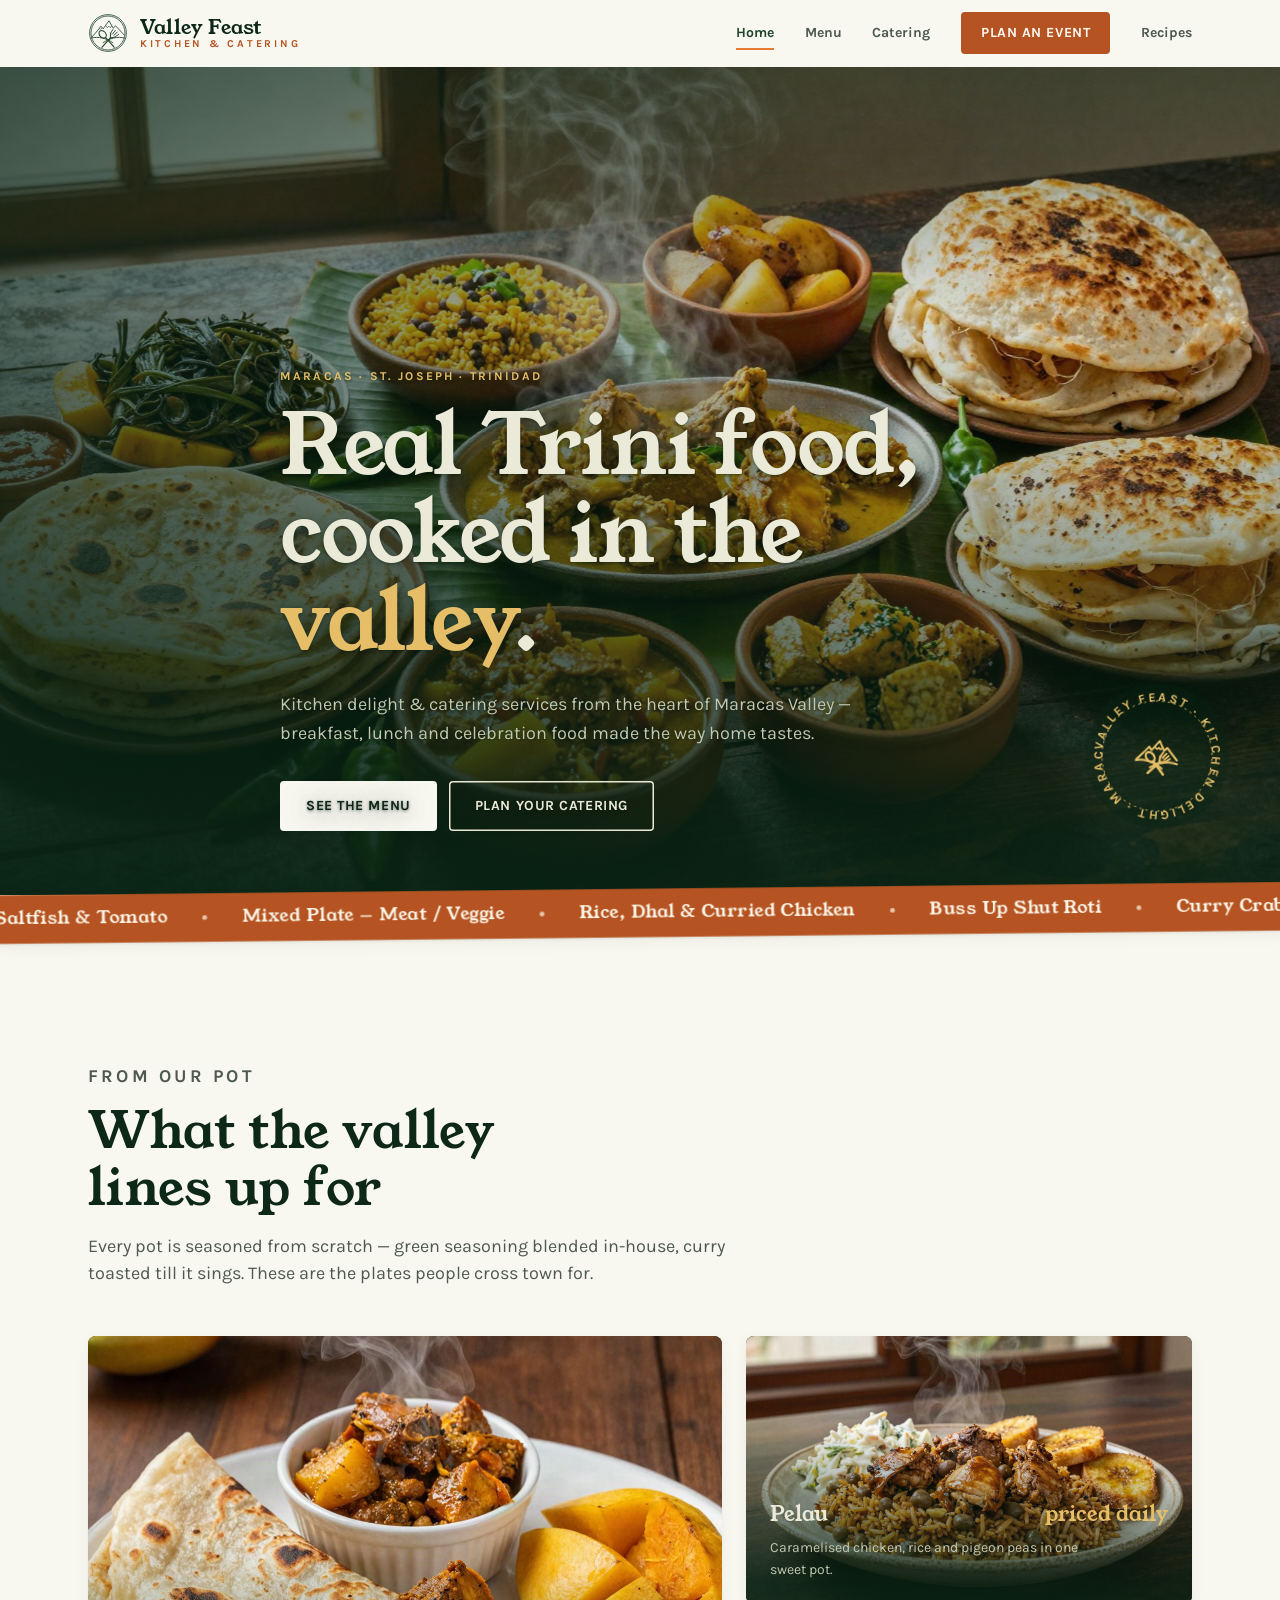
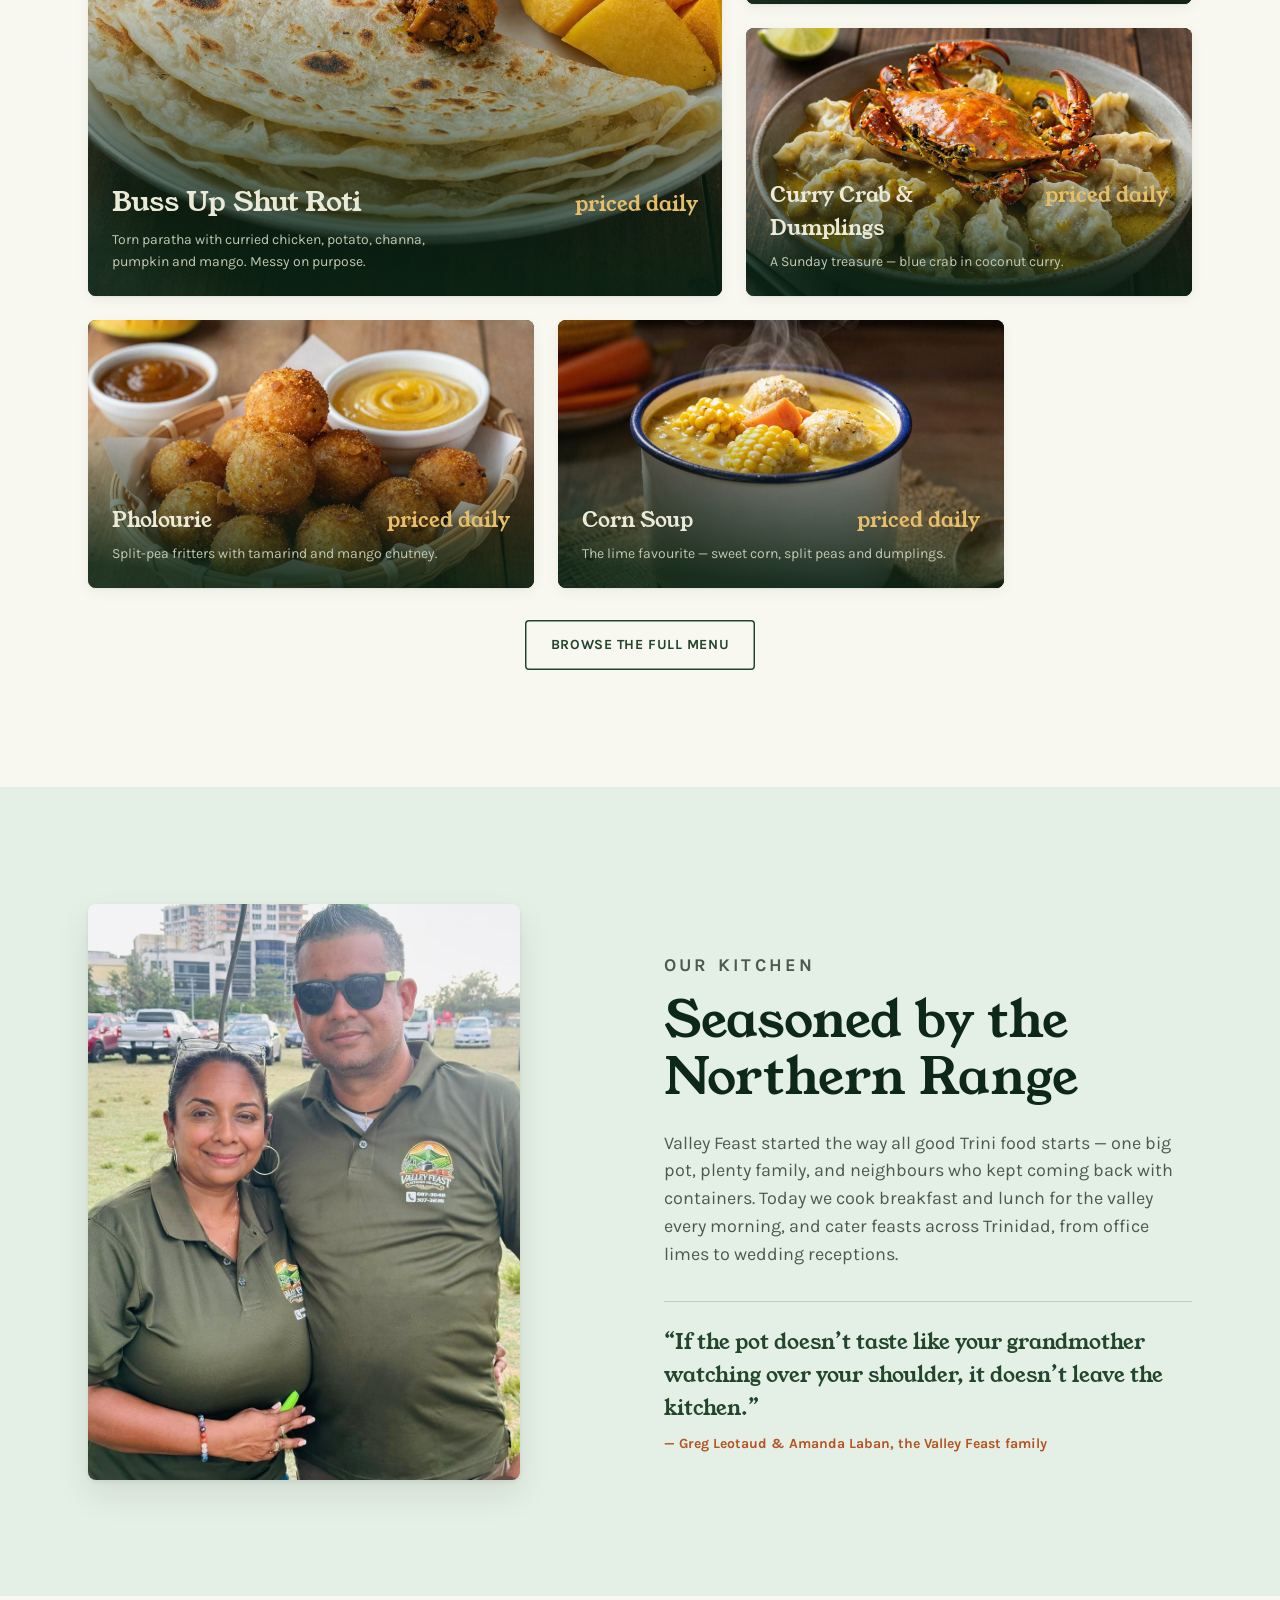
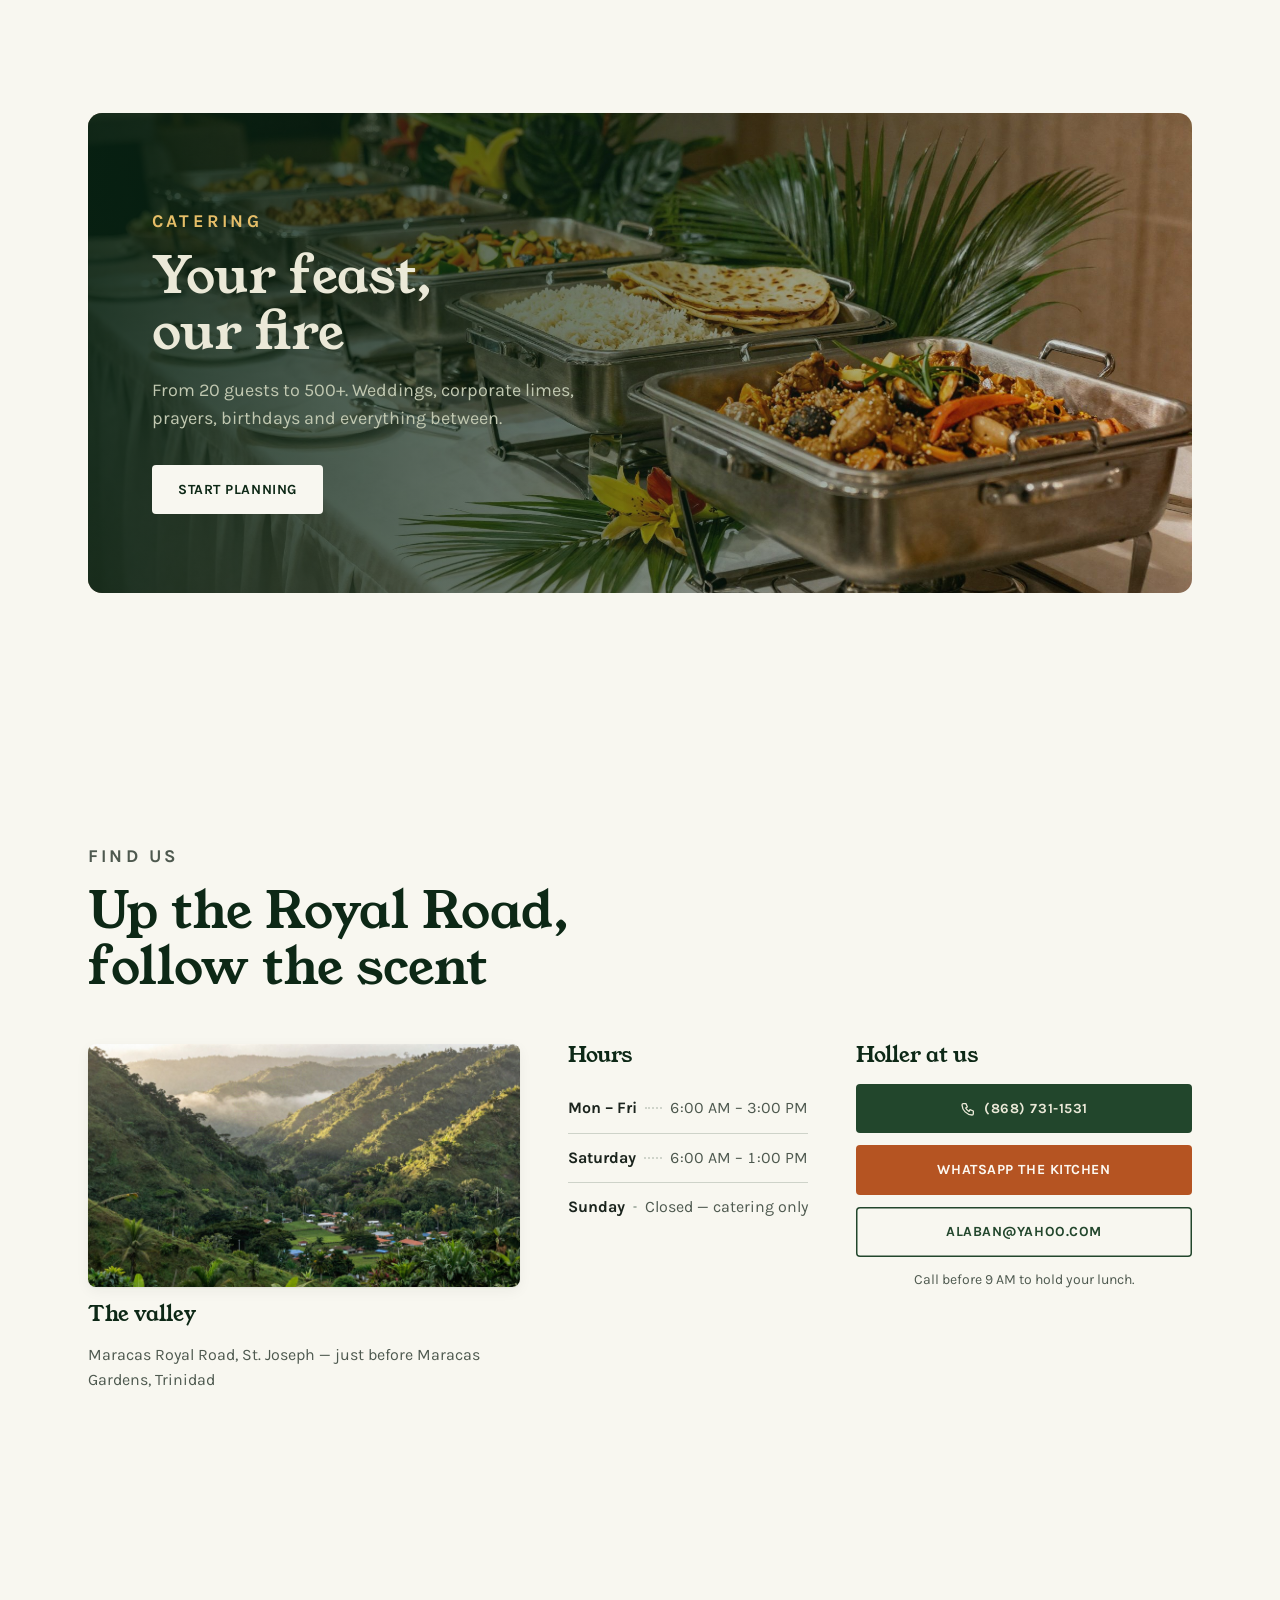
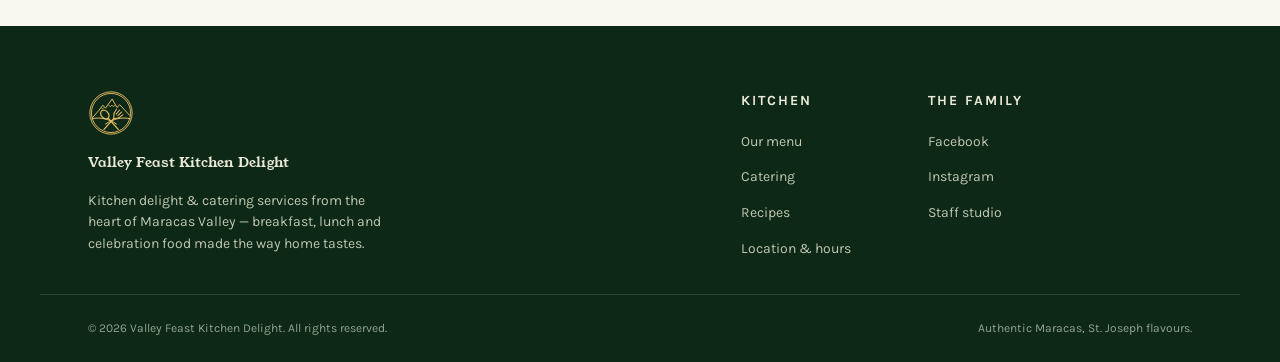
<file: index.html>
<!DOCTYPE html>
<html lang="en">
<head>
<meta charset="utf-8">
<meta name="viewport" content="width=device-width, initial-scale=1.0">
<title>Valley Feast Kitchen Delight — Real Trini Food, Cooked in the Valley</title>
<meta name="description" content="Authentic Trinidadian breakfast, lunch and catering from Maracas Valley, St. Joseph. Buss up shut, pelau, curry crab & dumplings and more — cooked the way home tastes.">
<link rel="preconnect" href="https://fonts.googleapis.com">
<link rel="preconnect" href="https://fonts.gstatic.com" crossorigin>
<link href="https://fonts.googleapis.com/css2?family=Young+Serif&family=Karla:wght@400;500;700;800&display=swap" rel="stylesheet">
<link rel="stylesheet" href="assets/css/tokens.css">
<link rel="stylesheet" href="assets/css/site.css">
<link rel="icon" type="image/svg+xml" href="assets/img/favicon.svg">
</head>
<body class="home">

<header class="site-header" id="siteHeader">
  <div class="wrap site-header__inner">
    <a class="brand" href="index.html" aria-label="Valley Feast home">
      <svg class="brand__mark" viewBox="0 0 100 100" fill="none" aria-hidden="true">
        <circle cx="50" cy="50" r="46" stroke="currentColor" stroke-width="2"/>
        <circle cx="50" cy="50" r="42.5" stroke="currentColor" stroke-width="2"/>
        <path d="M9.5 60.5 L23 45 L32.5 33 L38 39.5 L52.5 19.5 L63 38 L69 32 L90.5 55" stroke="currentColor" stroke-width="2.1" stroke-linejoin="round" stroke-linecap="round"/>
        <path d="M45 33 l3.5 3.5 l3.5 -3.5 l3.5 3.5 l3.5 -3.5" stroke="currentColor" stroke-width="1.8" stroke-linejoin="round" stroke-linecap="round"/>
        <path d="M29 38.5 l2.6 2.6 l2.6 -2.6" stroke="currentColor" stroke-width="1.6" stroke-linejoin="round" stroke-linecap="round"/>
        <path d="M8.5 62.5 C 26 58, 46 63, 62 74 M91.5 62.5 C 74 58, 54 63, 38 74" stroke="currentColor" stroke-width="2.1" stroke-linecap="round"/>
        <g transform="translate(48 66) rotate(-42)">
          <ellipse cx="0" cy="-17" rx="7.8" ry="10.6" stroke="currentColor" stroke-width="2.6"/>
          <path d="M0 -6.4 V 26.5" stroke="currentColor" stroke-width="2.8" stroke-linecap="round"/>
        </g>
        <g transform="translate(52.5 66) rotate(42)">
          <path d="M0 -5 L-7.4 -14.5 M0 -5 L7.4 -14.5" stroke="currentColor" stroke-width="2.3" stroke-linecap="round"/>
          <path d="M-7.4 -14.5 L-9.4 -25 M-2.5 -16 L-3.1 -27.5 M2.5 -16 L3.1 -27.5 M7.4 -14.5 L9.4 -25" stroke="currentColor" stroke-width="2.1" stroke-linecap="round"/>
          <path d="M0 -5 V 26.5" stroke="currentColor" stroke-width="2.8" stroke-linecap="round"/>
        </g>
      </svg>
      <span class="brand__text">
        <span class="brand__name">Valley Feast</span>
        <span class="brand__sub">Kitchen &amp; Catering</span>
      </span>
    </a>
    <button class="nav-toggle" id="navToggle" aria-expanded="false" aria-controls="siteNav" aria-label="Open menu">
      <svg width="24" height="24" viewBox="0 0 24 24" fill="none" aria-hidden="true"><path d="M4 7h16M4 12h16M4 17h16" stroke="currentColor" stroke-width="2.2" stroke-linecap="round"/></svg>
    </button>
    <nav class="site-nav" id="siteNav" aria-label="Main">
      <a href="index.html" aria-current="page">Home</a>
      <a href="menu.html">Menu</a>
      <a href="catering.html">Catering</a>
      <a class="btn btn--spice" href="catering.html#quote">Plan an Event</a>
      <a href="recipes.html">Recipes</a>
    </nav>
  </div>
</header>

<main>
  <!-- ============ Hero ============ -->
  <section class="hero">
    <div class="hero__media">
      <img src="assets/img/hero-spread.jpg" alt="An abundant spread of Trinidadian food — buss up shut, curries, pelau and plantain on a wooden table" fetchpriority="high">
    </div>
    <div class="wrap hero__content">
      <p class="eyebrow hero__eyebrow" data-stagger="1">Maracas · St. Joseph · Trinidad</p>
      <h1 class="hero__title" data-stagger="2">Real Trini food,<br>cooked in the <em>valley</em>.</h1>
      <p class="hero__lede" data-stagger="3" data-vf="blurb">Kitchen delight &amp; catering services from the heart of Maracas Valley — breakfast, lunch and celebration food made the way home tastes.</p>
      <div class="hero__ctas" data-stagger="4">
        <a class="btn btn--on-dark" href="menu.html">See the menu</a>
        <a class="btn btn--ghost" style="color: var(--on-green); " href="catering.html">Plan your catering</a>
      </div>
    </div>
    <div class="hero__badge" aria-hidden="true">
      <svg viewBox="0 0 150 150">
        <defs><path id="badgeCircle" d="M 75,75 m -55,0 a 55,55 0 1,1 110,0 a 55,55 0 1,1 -110,0"/></defs>
        <circle cx="75" cy="75" r="72" fill="oklch(23% 0.045 155 / .35)"/>
        <circle cx="75" cy="75" r="55" fill="none" stroke="oklch(82% 0.115 85)" stroke-width="1" stroke-dasharray="2 4"/>
        <g style="transform-origin: 75px 75px; animation: spin 26s linear infinite;">
          <text fill="oklch(82% 0.115 85)" font-size="12.5" font-weight="700" letter-spacing="2.6">
            <textPath href="#badgeCircle">VALLEY FEAST · KITCHEN DELIGHT · MARACAS ·</textPath>
          </text>
        </g>
        <g transform="translate(75 75) scale(0.5) translate(-50 -50)" stroke="oklch(82% 0.115 85)" fill="none">
          <path d="M9.5 60.5 L23 45 L32.5 33 L38 39.5 L52.5 19.5 L63 38 L69 32 L90.5 55" stroke-width="4" stroke-linejoin="round" stroke-linecap="round"/>
          <path d="M45 33 l3.5 3.5 l3.5 -3.5 l3.5 3.5 l3.5 -3.5" stroke-width="3.4" stroke-linejoin="round" stroke-linecap="round"/>
          <path d="M8.5 62.5 C 26 58, 46 63, 62 74 M91.5 62.5 C 74 58, 54 63, 38 74" stroke-width="4" stroke-linecap="round"/>
          <g transform="translate(48 66) rotate(-42)"><ellipse cx="0" cy="-17" rx="7.8" ry="10.6" stroke-width="4.6"/><path d="M0 -6.4 V 26.5" stroke-width="4.8" stroke-linecap="round"/></g>
          <g transform="translate(52.5 66) rotate(42)"><path d="M0 -5 L-7.4 -14.5 M0 -5 L7.4 -14.5" stroke-width="4.2" stroke-linecap="round"/><path d="M-7.4 -14.5 L-9.4 -25 M-2.5 -16 L-3.1 -27.5 M2.5 -16 L3.1 -27.5 M7.4 -14.5 L9.4 -25" stroke-width="3.8" stroke-linecap="round"/><path d="M0 -5 V 26.5" stroke-width="4.8" stroke-linecap="round"/></g>
        </g>
      </svg>
    </div>
  </section>

  <!-- ============ Ticker ============ -->
  <div class="ticker" aria-hidden="true">
    <div class="ticker__track" id="tickerTrack"></div>
  </div>

  <!-- ============ From our pot ============ -->
  <section class="section">
    <div class="wrap">
      <div class="section-head reveal">
        <p class="eyebrow">From our pot</p>
        <h2>What the valley lines up for</h2>
        <p>Every pot is seasoned from scratch — green seasoning blended in-house, curry toasted till it sings. These are the plates people cross town for.</p>
      </div>
      <div class="pot-grid">
        <a class="dish-card dish-card--hero reveal" style="--i:0" href="menu.html#lunch">
          <div class="dish-card__img"><img src="assets/img/buss-up-shut.jpg" alt="Buss up shut roti with curried chicken, channa and mango" loading="lazy"></div>
          <div class="dish-card__body">
            <div class="dish-card__row">
              <span class="dish-card__name">Buss Up Shut Roti</span>
              <span class="dish-card__price" data-price-for="buss-up">priced daily</span>
            </div>
            <p class="dish-card__desc">Torn paratha with curried chicken, potato, channa, pumpkin and mango. Messy on purpose.</p>
          </div>
        </a>
        <a class="dish-card reveal" style="--i:1" href="menu.html#lunch">
          <div class="dish-card__img"><img src="assets/img/pelau.jpg" alt="Chicken pelau with coleslaw and fried plantain" loading="lazy"></div>
          <div class="dish-card__body">
            <div class="dish-card__row">
              <span class="dish-card__name">Pelau</span>
              <span class="dish-card__price" data-price-for="pelau">priced daily</span>
            </div>
            <p class="dish-card__desc">Caramelised chicken, rice and pigeon peas in one sweet pot.</p>
          </div>
        </a>
        <a class="dish-card reveal" style="--i:2" href="menu.html#lunch">
          <div class="dish-card__img"><img src="assets/img/curry-crab.jpg" alt="Curry crab and dumplings in coconut curry" loading="lazy"></div>
          <div class="dish-card__body">
            <div class="dish-card__row">
              <span class="dish-card__name">Curry Crab &amp; Dumplings</span>
              <span class="dish-card__price" data-price-for="curry-crab">priced daily</span>
            </div>
            <p class="dish-card__desc">A Sunday treasure — blue crab in coconut curry.</p>
          </div>
        </a>
        <a class="dish-card reveal" style="--i:3" href="menu.html#bites">
          <div class="dish-card__img"><img src="assets/img/pholourie.jpg" alt="Pholourie with tamarind and mango chutney" loading="lazy"></div>
          <div class="dish-card__body">
            <div class="dish-card__row">
              <span class="dish-card__name">Pholourie</span>
              <span class="dish-card__price" data-price-for="pholourie">priced daily</span>
            </div>
            <p class="dish-card__desc">Split-pea fritters with tamarind and mango chutney.</p>
          </div>
        </a>
        <a class="dish-card reveal" style="--i:4" href="menu.html#soups">
          <div class="dish-card__img"><img src="assets/img/corn-soup.jpg" alt="Corn soup with dumplings and provision" loading="lazy"></div>
          <div class="dish-card__body">
            <div class="dish-card__row">
              <span class="dish-card__name">Corn Soup</span>
              <span class="dish-card__price" data-price-for="corn-soup">priced daily</span>
            </div>
            <p class="dish-card__desc">The lime favourite — sweet corn, split peas and dumplings.</p>
          </div>
        </a>
      </div>
      <div class="pot-more reveal">
        <a class="btn btn--ghost" href="menu.html">Browse the full menu</a>
      </div>
    </div>
  </section>

  <!-- ============ Story ============ -->
  <section class="section section--mist">
    <div class="wrap story">
      <div class="story__media reveal">
        <img src="assets/img/owners.jpg" alt="Greg Leotaud and Amanda Laban, owners of Valley Feast" loading="lazy">
      </div>
      <div class="story__text">
        <p class="eyebrow reveal" style="--i:0">Our kitchen</p>
        <h2 class="reveal" style="--i:1">Seasoned by the Northern Range</h2>
        <p class="reveal" style="--i:2">Valley Feast started the way all good Trini food starts — one big pot, plenty family, and neighbours who kept coming back with containers. Today we cook breakfast and lunch for the valley every morning, and cater feasts across Trinidad, from office limes to wedding receptions.</p>
        <blockquote class="story__quote reveal" style="--i:3">
          “If the pot doesn’t taste like your grandmother watching over your shoulder, it doesn’t leave the kitchen.”
          <footer>— Greg Leotaud &amp; Amanda Laban, the Valley Feast family</footer>
        </blockquote>
      </div>
    </div>
  </section>

  <!-- ============ Catering teaser ============ -->
  <section class="section">
    <div class="wrap">
      <div class="cater-tease reveal">
        <div class="cater-tease__img">
          <img src="assets/img/catering-spread.jpg" alt="Caribbean catering buffet line with chafing dishes" loading="lazy">
        </div>
        <div class="cater-tease__body">
          <p class="eyebrow" style="color: var(--gold)">Catering</p>
          <h2>Your feast, our fire</h2>
          <p data-vf="cateringNote">From 20 guests to 500+. Weddings, corporate limes, prayers, birthdays and everything between.</p>
          <a class="btn btn--on-dark" href="catering.html">Start planning</a>
        </div>
      </div>
    </div>
  </section>

  <!-- ============ Visit ============ -->
  <section class="section" id="visit">
    <div class="wrap">
      <div class="section-head reveal">
        <p class="eyebrow">Find us</p>
        <h2>Up the Royal Road, follow the scent</h2>
      </div>
      <div class="visit">
        <div class="visit__col visit__col--map reveal" style="--i:0">
          <div class="visit__photo"><img src="assets/img/valley.jpg" alt="The lush green Maracas Valley in Trinidad's Northern Range" loading="lazy"></div>
          <h3>The valley</h3>
          <p data-vf="address">Maracas Royal Road, St. Joseph — just before Maracas Gardens, Trinidad</p>
        </div>
        <div class="visit__col visit__col--hours reveal" style="--i:1">
          <h3>Hours</h3>
          <ul class="hours-ledger" id="hoursLedger"></ul>
        </div>
        <div class="visit__col visit__col--holler reveal" style="--i:2">
          <h3>Holler at us</h3>
          <div class="holler">
            <a class="btn" data-vf-href="tel" href="#"><svg width="16" height="16" viewBox="0 0 24 24" fill="none" aria-hidden="true"><path d="M5 4h4l2 5-2.5 1.5a12 12 0 0 0 5 5L15 13l5 2v4a2 2 0 0 1-2 2A16 16 0 0 1 3 6a2 2 0 0 1 2-2Z" stroke="currentColor" stroke-width="2" stroke-linejoin="round"/></svg><span data-vf="phone">(868) 731-1531</span></a>
            <a class="btn btn--spice" data-vf-href="whatsapp" href="#" target="_blank" rel="noopener">WhatsApp the kitchen</a>
            <a class="btn btn--ghost" data-vf-href="mailto" href="#"><span data-vf="email">alaban@yahoo.com</span></a>
            <p class="holler__note">Call before 9 AM to hold your lunch.</p>
          </div>
        </div>
      </div>
    </div>
  </section>
</main>

<footer class="site-footer">
  <div class="wrap site-footer__inner">
    <div class="site-footer__brand">
      <svg class="brand__mark" viewBox="0 0 100 100" fill="none" aria-hidden="true">
        <circle cx="50" cy="50" r="46" stroke="currentColor" stroke-width="2"/>
        <circle cx="50" cy="50" r="42.5" stroke="currentColor" stroke-width="2"/>
        <path d="M9.5 60.5 L23 45 L32.5 33 L38 39.5 L52.5 19.5 L63 38 L69 32 L90.5 55" stroke="currentColor" stroke-width="2.1" stroke-linejoin="round" stroke-linecap="round"/>
        <path d="M45 33 l3.5 3.5 l3.5 -3.5 l3.5 3.5 l3.5 -3.5" stroke="currentColor" stroke-width="1.8" stroke-linejoin="round" stroke-linecap="round"/>
        <path d="M29 38.5 l2.6 2.6 l2.6 -2.6" stroke="currentColor" stroke-width="1.6" stroke-linejoin="round" stroke-linecap="round"/>
        <path d="M8.5 62.5 C 26 58, 46 63, 62 74 M91.5 62.5 C 74 58, 54 63, 38 74" stroke="currentColor" stroke-width="2.1" stroke-linecap="round"/>
        <g transform="translate(48 66) rotate(-42)">
          <ellipse cx="0" cy="-17" rx="7.8" ry="10.6" stroke="currentColor" stroke-width="2.6"/>
          <path d="M0 -6.4 V 26.5" stroke="currentColor" stroke-width="2.8" stroke-linecap="round"/>
        </g>
        <g transform="translate(52.5 66) rotate(42)">
          <path d="M0 -5 L-7.4 -14.5 M0 -5 L7.4 -14.5" stroke="currentColor" stroke-width="2.3" stroke-linecap="round"/>
          <path d="M-7.4 -14.5 L-9.4 -25 M-2.5 -16 L-3.1 -27.5 M2.5 -16 L3.1 -27.5 M7.4 -14.5 L9.4 -25" stroke="currentColor" stroke-width="2.1" stroke-linecap="round"/>
          <path d="M0 -5 V 26.5" stroke="currentColor" stroke-width="2.8" stroke-linecap="round"/>
        </g>
      </svg>
      <p class="site-footer__wordmark">Valley Feast Kitchen Delight</p>
      <p data-vf="blurb">Kitchen delight &amp; catering services from the heart of Maracas Valley.</p>
    </div>
    <nav class="site-footer__nav1" aria-label="Site">
      <strong>Kitchen</strong>
      <a href="menu.html">Our menu</a>
      <a href="catering.html">Catering</a>
      <a href="recipes.html">Recipes</a>
      <a href="index.html#visit">Location &amp; hours</a>
    </nav>
    <nav class="site-footer__nav2" aria-label="More">
      <strong>The family</strong>
      <a data-vf-href="facebook" href="#" target="_blank" rel="noopener">Facebook</a>
      <a data-vf-href="instagram" href="#" target="_blank" rel="noopener">Instagram</a>
      <a href="admin/index.html">Staff studio</a>
    </nav>
  </div>
  <div class="wrap site-footer__legal">
    <span>© <span id="year"></span> Valley Feast Kitchen Delight. All rights reserved.</span>
    <span>Authentic Maracas, St. Joseph flavours.</span>
  </div>
</footer>

<style>@keyframes spin { to { transform: rotate(360deg); } }</style>
<script src="data/menu-data.js"></script>
<script src="assets/js/store.js"></script>
<script src="assets/js/site.js"></script>
</body>
</html>
</file>
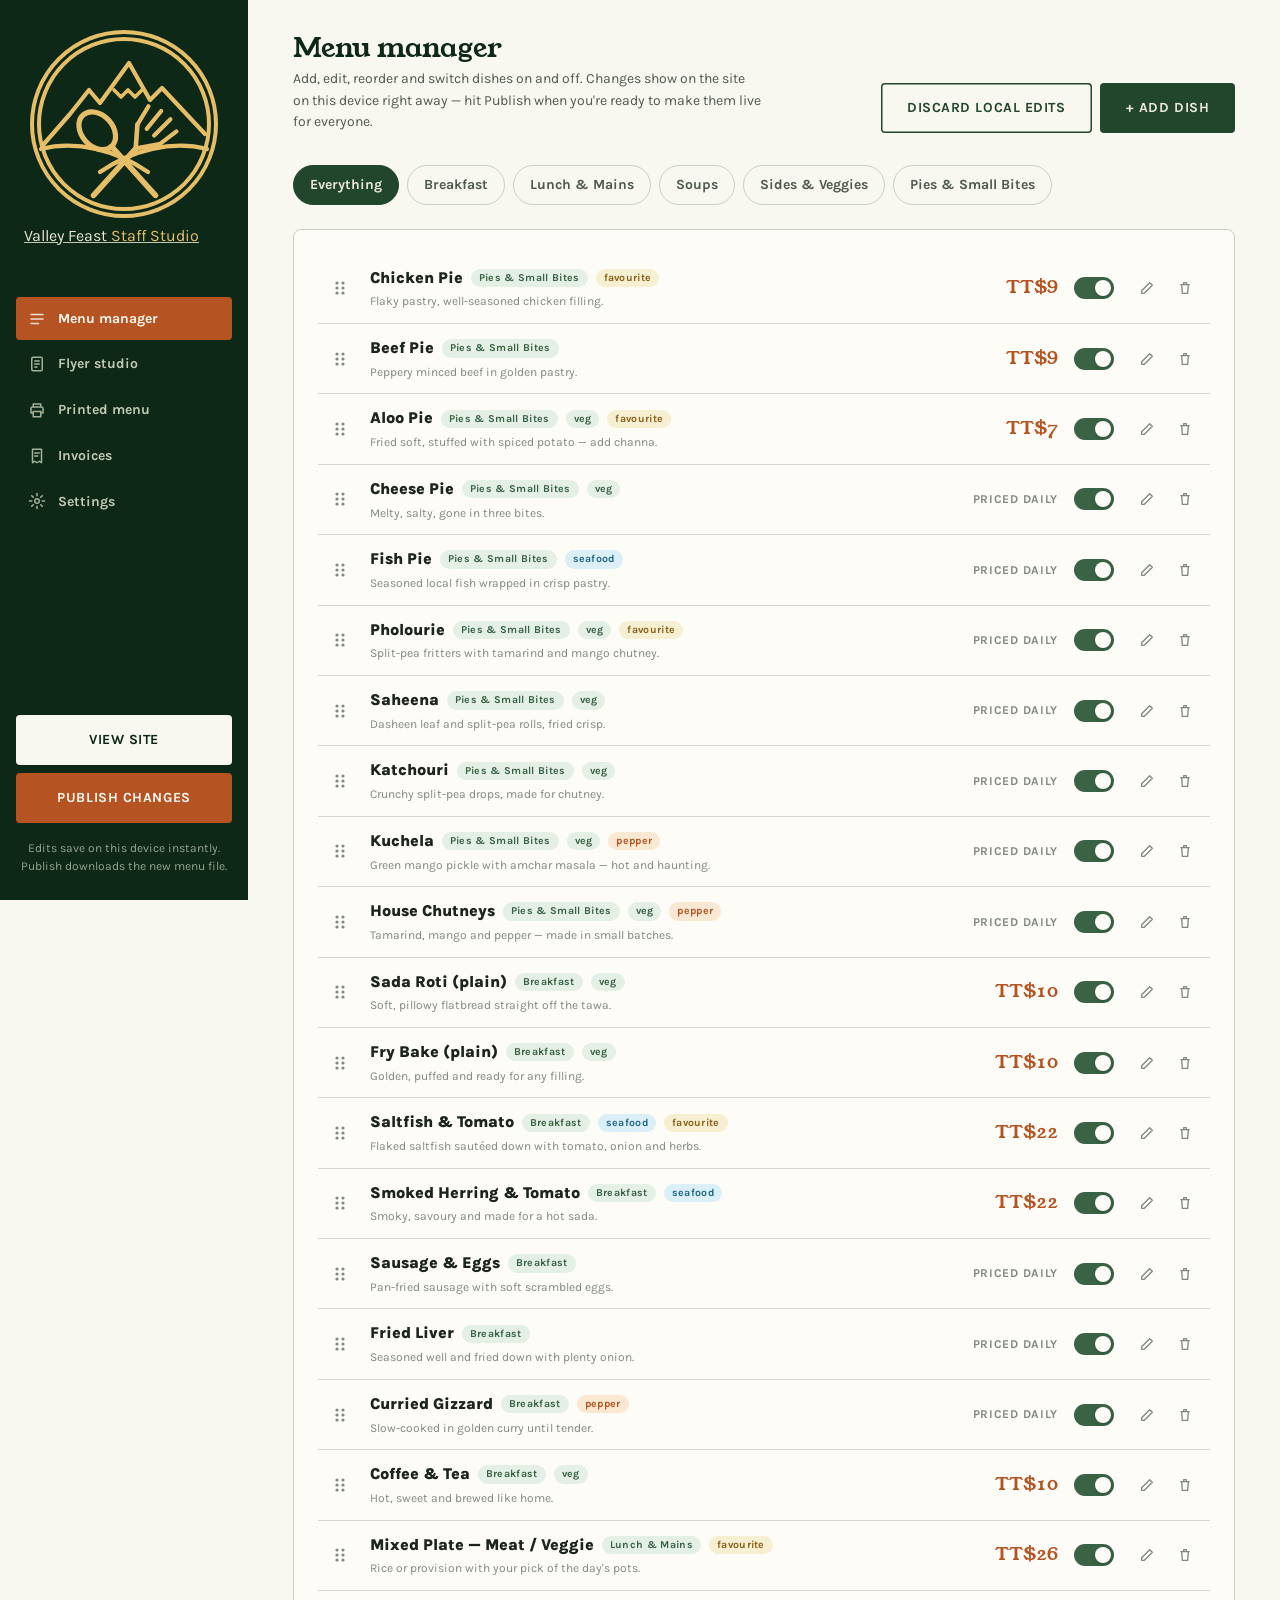
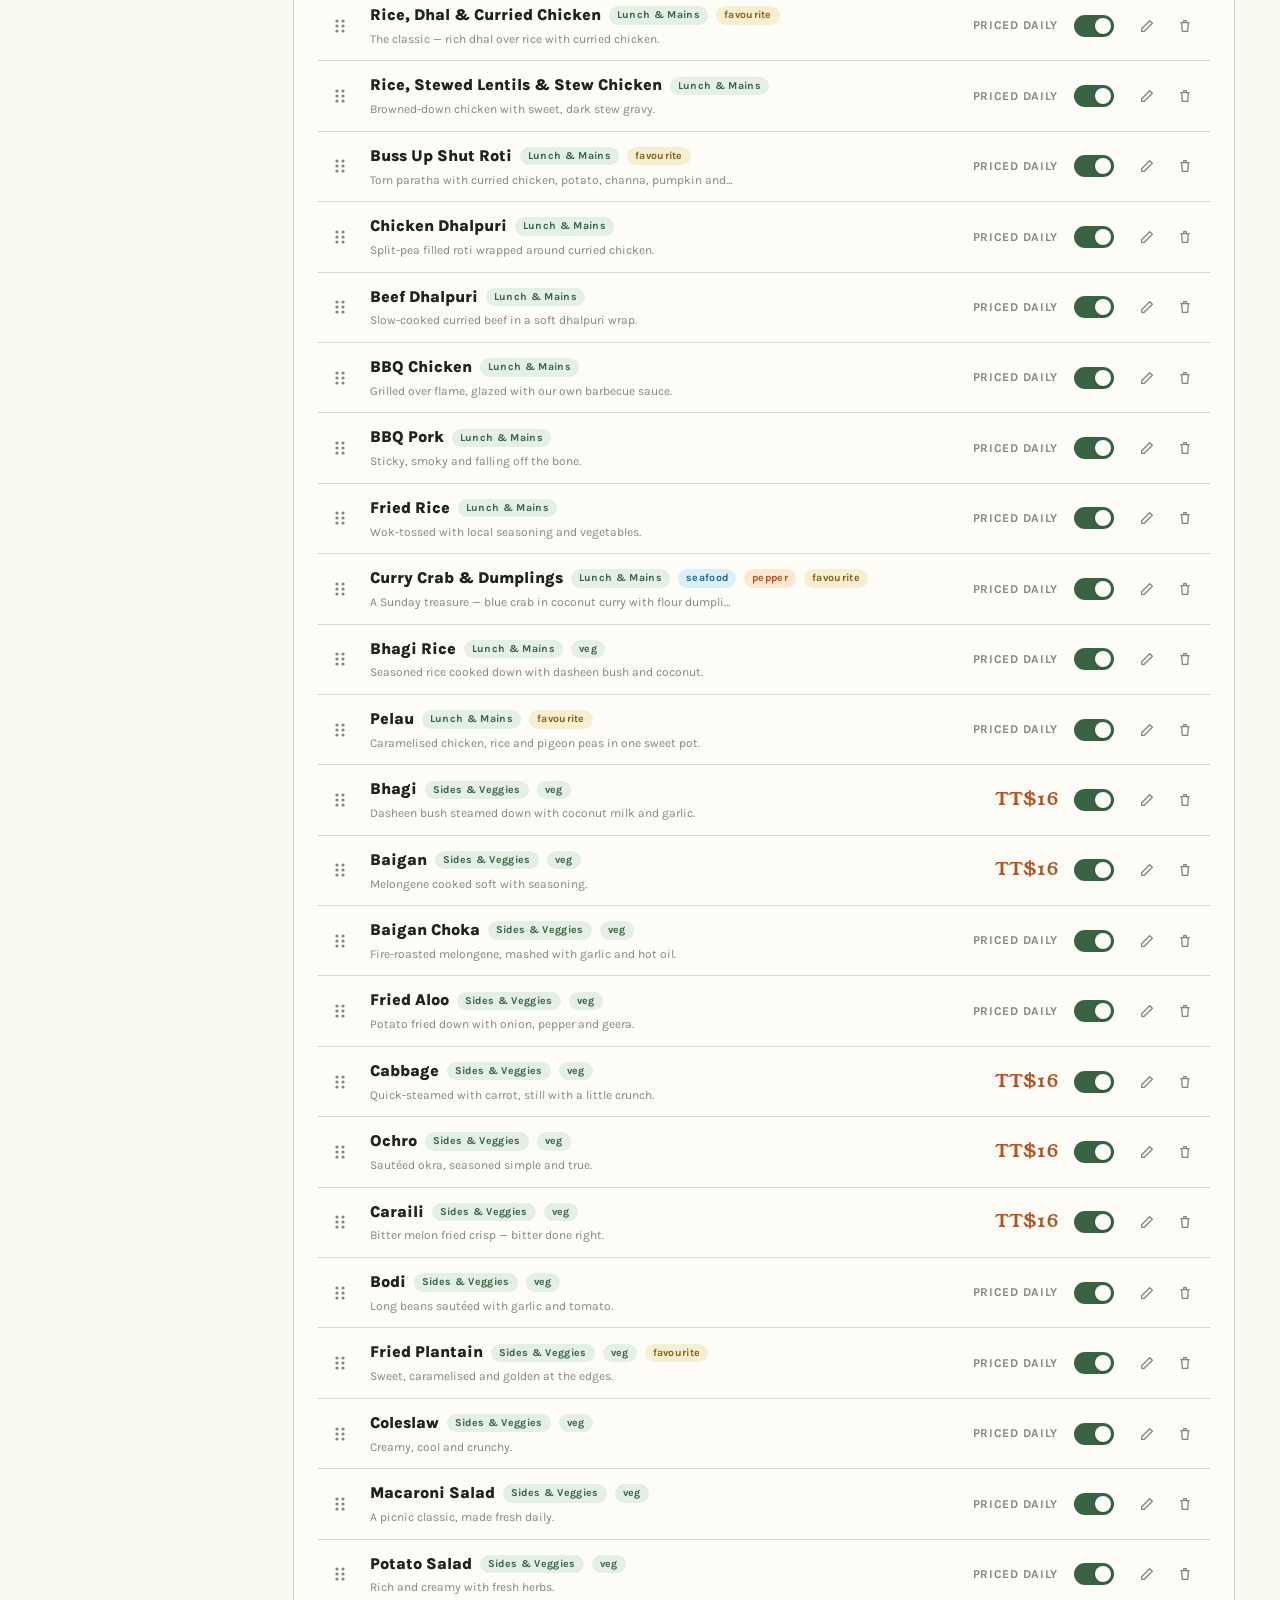
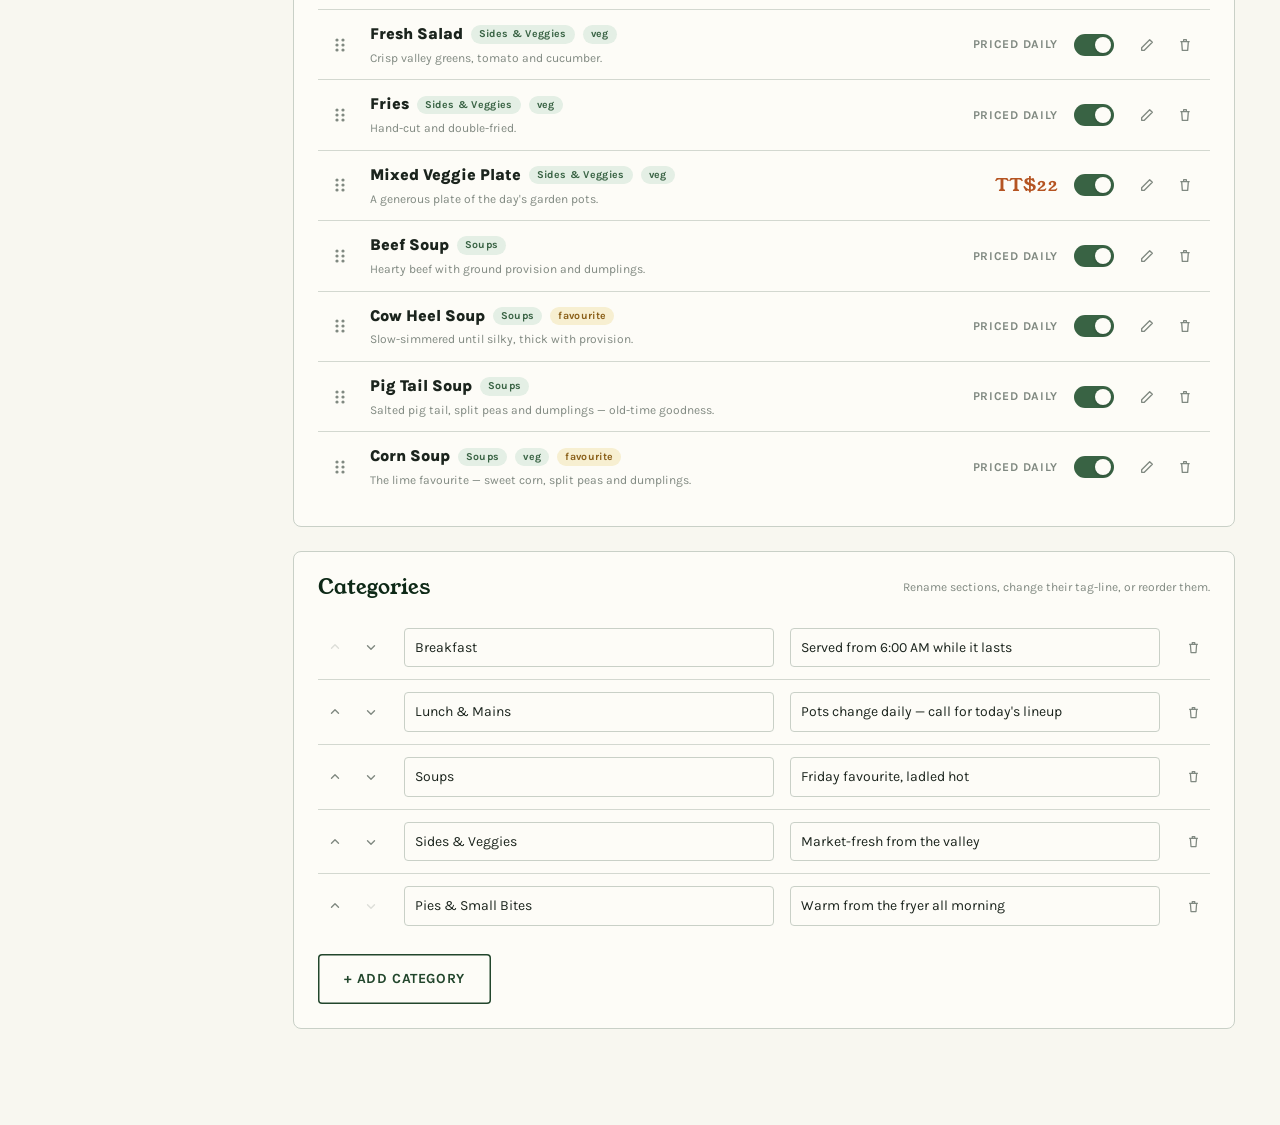
<file: admin/index.html>
<!DOCTYPE html>
<html lang="en">
<head>
<meta charset="utf-8">
<meta name="viewport" content="width=device-width, initial-scale=1.0">
<title>Staff Studio — Valley Feast</title>
<meta name="robots" content="noindex">
<link rel="preconnect" href="https://fonts.googleapis.com">
<link rel="preconnect" href="https://fonts.gstatic.com" crossorigin>
<link href="https://fonts.googleapis.com/css2?family=Young+Serif&family=Karla:wght@400;500;700;800&display=swap" rel="stylesheet">
<link rel="stylesheet" href="../assets/css/tokens.css">
<link rel="stylesheet" href="../assets/css/admin.css">
<link rel="icon" type="image/svg+xml" href="../assets/img/favicon.svg">
</head>
<body class="admin">

<aside class="adm-side">
  <a class="brand" href="../index.html" title="Back to the site">
    <svg class="brand__mark" viewBox="0 0 100 100" fill="none" aria-hidden="true">
      <circle cx="50" cy="50" r="46" stroke="currentColor" stroke-width="2"/>
      <circle cx="50" cy="50" r="42.5" stroke="currentColor" stroke-width="2"/>
      <path d="M9.5 60.5 L23 45 L32.5 33 L38 39.5 L52.5 19.5 L63 38 L69 32 L90.5 55" stroke="currentColor" stroke-width="2.1" stroke-linejoin="round" stroke-linecap="round"/>
      <path d="M45 33 l3.5 3.5 l3.5 -3.5 l3.5 3.5 l3.5 -3.5" stroke="currentColor" stroke-width="1.8" stroke-linejoin="round" stroke-linecap="round"/>
      <path d="M8.5 62.5 C 26 58, 46 63, 62 74 M91.5 62.5 C 74 58, 54 63, 38 74" stroke="currentColor" stroke-width="2.1" stroke-linecap="round"/>
      <g transform="translate(48 66) rotate(-42)">
        <ellipse cx="0" cy="-17" rx="7.8" ry="10.6" stroke="currentColor" stroke-width="2.6"/>
        <path d="M0 -6.4 V 26.5" stroke="currentColor" stroke-width="2.8" stroke-linecap="round"/>
      </g>
      <g transform="translate(52.5 66) rotate(42)">
        <path d="M0 -5 L-7.4 -14.5 M0 -5 L7.4 -14.5" stroke="currentColor" stroke-width="2.3" stroke-linecap="round"/>
        <path d="M-7.4 -14.5 L-9.4 -25 M-2.5 -16 L-3.1 -27.5 M2.5 -16 L3.1 -27.5 M7.4 -14.5 L9.4 -25" stroke="currentColor" stroke-width="2.1" stroke-linecap="round"/>
        <path d="M0 -5 V 26.5" stroke="currentColor" stroke-width="2.8" stroke-linecap="round"/>
      </g>
    </svg>
    <span class="brand__text">
      <span class="brand__name">Valley Feast</span>
      <span class="brand__sub">Staff Studio</span>
    </span>
  </a>

  <nav class="adm-nav" aria-label="Studio">
    <button data-view="menu" class="is-active">
      <svg width="18" height="18" viewBox="0 0 24 24" fill="none"><path d="M4 6h16M4 12h16M4 18h10" stroke="currentColor" stroke-width="2" stroke-linecap="round"/></svg>
      Menu manager
    </button>
    <button data-view="flyer">
      <svg width="18" height="18" viewBox="0 0 24 24" fill="none"><rect x="5" y="3" width="14" height="18" rx="2" stroke="currentColor" stroke-width="2"/><path d="M9 8h6M9 12h6M9 16h3" stroke="currentColor" stroke-width="2" stroke-linecap="round"/></svg>
      Flyer studio
    </button>
    <button data-view="print">
      <svg width="18" height="18" viewBox="0 0 24 24" fill="none"><path d="M7 8V4h10v4M7 16H4v-6a2 2 0 0 1 2-2h12a2 2 0 0 1 2 2v6h-3" stroke="currentColor" stroke-width="2" stroke-linejoin="round"/><rect x="7" y="14" width="10" height="7" stroke="currentColor" stroke-width="2"/></svg>
      Printed menu
    </button>
    <button data-view="invoices">
      <svg width="18" height="18" viewBox="0 0 24 24" fill="none"><path d="M6 3h12v18l-3-2-3 2-3-2-3 2V3Z" stroke="currentColor" stroke-width="2" stroke-linejoin="round"/><path d="M9 8h6M9 12h4" stroke="currentColor" stroke-width="2" stroke-linecap="round"/></svg>
      Invoices
    </button>
    <button data-view="settings">
      <svg width="18" height="18" viewBox="0 0 24 24" fill="none"><circle cx="12" cy="12" r="3" stroke="currentColor" stroke-width="2"/><path d="M12 2v3M12 19v3M2 12h3M19 12h3M4.9 4.9l2.2 2.2M16.9 16.9l2.2 2.2M19.1 4.9l-2.2 2.2M7.1 16.9l-2.2 2.2" stroke="currentColor" stroke-width="2" stroke-linecap="round"/></svg>
      Settings
    </button>
  </nav>

  <div class="adm-side__foot">
    <a class="btn btn--on-dark" href="../index.html" style="text-align:center">View site</a>
    <button class="btn btn--spice" id="publishBtn">Publish changes</button>
    <p class="adm-side__hint">Edits save on this device instantly.<br>Publish downloads the new menu file.</p>
  </div>
</aside>

<main class="adm-main">

  <!-- ================== Menu manager ================== -->
  <section class="adm-view is-active" id="view-menu">
    <div class="adm-head">
      <div>
        <h1>Menu manager</h1>
        <p>Add, edit, reorder and switch dishes on and off. Changes show on the site on this device right away — hit Publish when you're ready to make them live for everyone.</p>
      </div>
      <div class="adm-head__actions">
        <button class="btn btn--ghost" id="resetDraft">Discard local edits</button>
        <button class="btn" id="addItemBtn">+ Add dish</button>
      </div>
    </div>
    <div class="cat-pills" id="catPills"></div>
    <div class="panel">
      <ul class="item-list" id="itemList"></ul>
    </div>
    <div class="panel">
      <div class="panel__head">
        <h2>Categories</h2>
        <span class="hint">Rename sections, change their tag-line, or reorder them.</span>
      </div>
      <div id="catManager"></div>
      <button class="btn btn--ghost add-row" id="addCatBtn">+ Add category</button>
    </div>
  </section>

  <!-- ================== Flyer studio ================== -->
  <section class="adm-view" id="view-flyer">
    <div class="adm-head">
      <div>
        <h1>Flyer studio</h1>
        <p>Make a branded daily-special flyer for WhatsApp, Instagram or print — pick a dish, a look, and download.</p>
      </div>
      <div class="adm-head__actions">
        <button class="btn btn--spice" id="flyerDownload">Download PNG</button>
      </div>
    </div>
    <div class="studio">
      <div class="studio__controls">
        <div class="panel" style="display:grid; gap: var(--sp-md)">
          <div class="adm-field">
            <label for="flyerDish">Fill from the menu</label>
            <select id="flyerDish"><option value="">— pick a dish —</option></select>
          </div>
          <div class="adm-field">
            <label for="flyerKicker">Kicker</label>
            <input id="flyerKicker" value="Today's Special">
          </div>
          <div class="adm-field">
            <label for="flyerName">Dish name</label>
            <input id="flyerName" placeholder="Stew Chicken & Macaroni Pie">
          </div>
          <div class="adm-field">
            <label for="flyerDesc">Description</label>
            <textarea id="flyerDesc" placeholder="A rich, savoury stew with our baked macaroni pie and fresh salad."></textarea>
          </div>
          <div class="adm-field">
            <label for="flyerPrice">Price</label>
            <input id="flyerPrice" inputmode="decimal" placeholder="45">
          </div>
        </div>
        <div class="panel" style="display:grid; gap: var(--sp-md)">
          <div class="adm-field">
            <label>Format</label>
            <div class="seg" id="flyerFormat">
              <button data-w="1080" data-h="1350" class="is-active">WhatsApp 4:5</button>
              <button data-w="1080" data-h="1080">Post 1:1</button>
              <button data-w="1080" data-h="1920">Story 9:16</button>
            </div>
          </div>
          <div class="adm-field">
            <label>Palette</label>
            <div class="swatches" id="flyerPalette"></div>
          </div>
          <div class="adm-field">
            <label>Photo</label>
            <div class="backdrop-picks" id="flyerBackdrops"></div>
          </div>
        </div>
      </div>
      <div class="studio__preview">
        <canvas id="flyerCanvas" width="1080" height="1350"></canvas>
      </div>
    </div>
  </section>

  <!-- ================== Printed menu ================== -->
  <section class="adm-view" id="view-print">
    <div class="adm-head">
      <div>
        <h1>Printed menu</h1>
        <p>A branded, print-ready menu built live from your listings. Print it, or save as PDF from the print dialog.</p>
      </div>
      <div class="adm-head__actions">
        <button class="btn btn--spice" id="printMenuBtn">Print / Save PDF</button>
      </div>
    </div>
    <div class="print-controls">
      <div class="adm-field">
        <label for="printSubtitle">Subtitle</label>
        <input id="printSubtitle" value="Kitchen & Catering — Maracas, St. Joseph">
      </div>
      <div class="tag-checks" style="align-self:end"><label><input type="checkbox" id="printDescs" checked> descriptions</label></div>
    </div>
    <div class="print-stage">
      <div class="doc doc--menu" id="menuDoc"></div>
    </div>
  </section>

  <!-- ================== Invoices ================== -->
  <section class="adm-view" id="view-invoices">
    <div class="adm-head">
      <div>
        <h1>Invoices</h1>
        <p>Branded invoices for catering jobs — build, save, and print or send as PDF.</p>
      </div>
      <div class="adm-head__actions">
        <button class="btn btn--ghost" id="invNew">New invoice</button>
        <button class="btn" id="invSave">Save</button>
        <button class="btn btn--spice" id="invPrint">Print / Save PDF</button>
      </div>
    </div>
    <div class="inv-layout">
      <div class="panel" style="display:grid; gap: var(--sp-md)">
        <div class="adm-field"><label for="invCustomer">Bill to</label><input id="invCustomer" placeholder="Customer or company"></div>
        <div style="display:grid; grid-template-columns:1fr 1fr; gap: var(--sp-sm)">
          <div class="adm-field"><label for="invPhone">Phone</label><input id="invPhone"></div>
          <div class="adm-field"><label for="invDate">Event date</label><input id="invDate" type="date"></div>
        </div>
        <div class="adm-field">
          <label>Line items</label>
          <div class="line-items" id="invLines"></div>
          <div style="display:flex; gap: var(--sp-xs); margin-top: var(--sp-xs)">
            <select id="invAddFromMenu" style="flex:1; background:var(--cream-card); border:1px solid var(--line); border-radius:var(--r-sm); padding:8px 10px"><option value="">Add from menu…</option></select>
            <button class="btn btn--ghost" id="invAddCustom" style="padding:8px 14px">+ Custom</button>
          </div>
        </div>
        <div style="display:grid; grid-template-columns:1fr 1fr 1fr; gap: var(--sp-sm)">
          <div class="adm-field"><label for="invDelivery">Delivery</label><input id="invDelivery" inputmode="decimal" placeholder="0"></div>
          <div class="adm-field"><label for="invDiscount">Discount</label><input id="invDiscount" inputmode="decimal" placeholder="0"></div>
          <div class="adm-field"><label for="invDeposit">Deposit paid</label><input id="invDeposit" inputmode="decimal" placeholder="0"></div>
        </div>
        <div class="adm-field"><label for="invNotes">Notes</label><textarea id="invNotes" placeholder="Deposit locks in your date. Balance due on delivery."></textarea></div>
      </div>
      <div>
        <div class="print-stage">
          <div class="doc doc--invoice" id="invDoc"></div>
        </div>
        <div class="panel" style="margin-top: var(--sp-lg)">
          <div class="panel__head"><h2>Saved invoices</h2></div>
          <ul class="saved-invoices" id="invSaved"></ul>
        </div>
      </div>
    </div>
  </section>

  <!-- ================== Settings ================== -->
  <section class="adm-view" id="view-settings">
    <div class="adm-head">
      <div>
        <h1>Settings</h1>
        <p>Business details used across the site, flyers, menus and invoices.</p>
      </div>
      <div class="adm-head__actions">
        <button class="btn" id="settingsSave">Save settings</button>
      </div>
    </div>
    <div class="panel">
      <div class="settings-grid" id="settingsGrid"></div>
    </div>
  </section>
</main>

<div class="toast" id="toast" role="status"></div>

<script src="../data/menu-data.js"></script>
<script src="../assets/js/store.js"></script>
<script src="admin.js"></script>
</body>
</html>
</file>
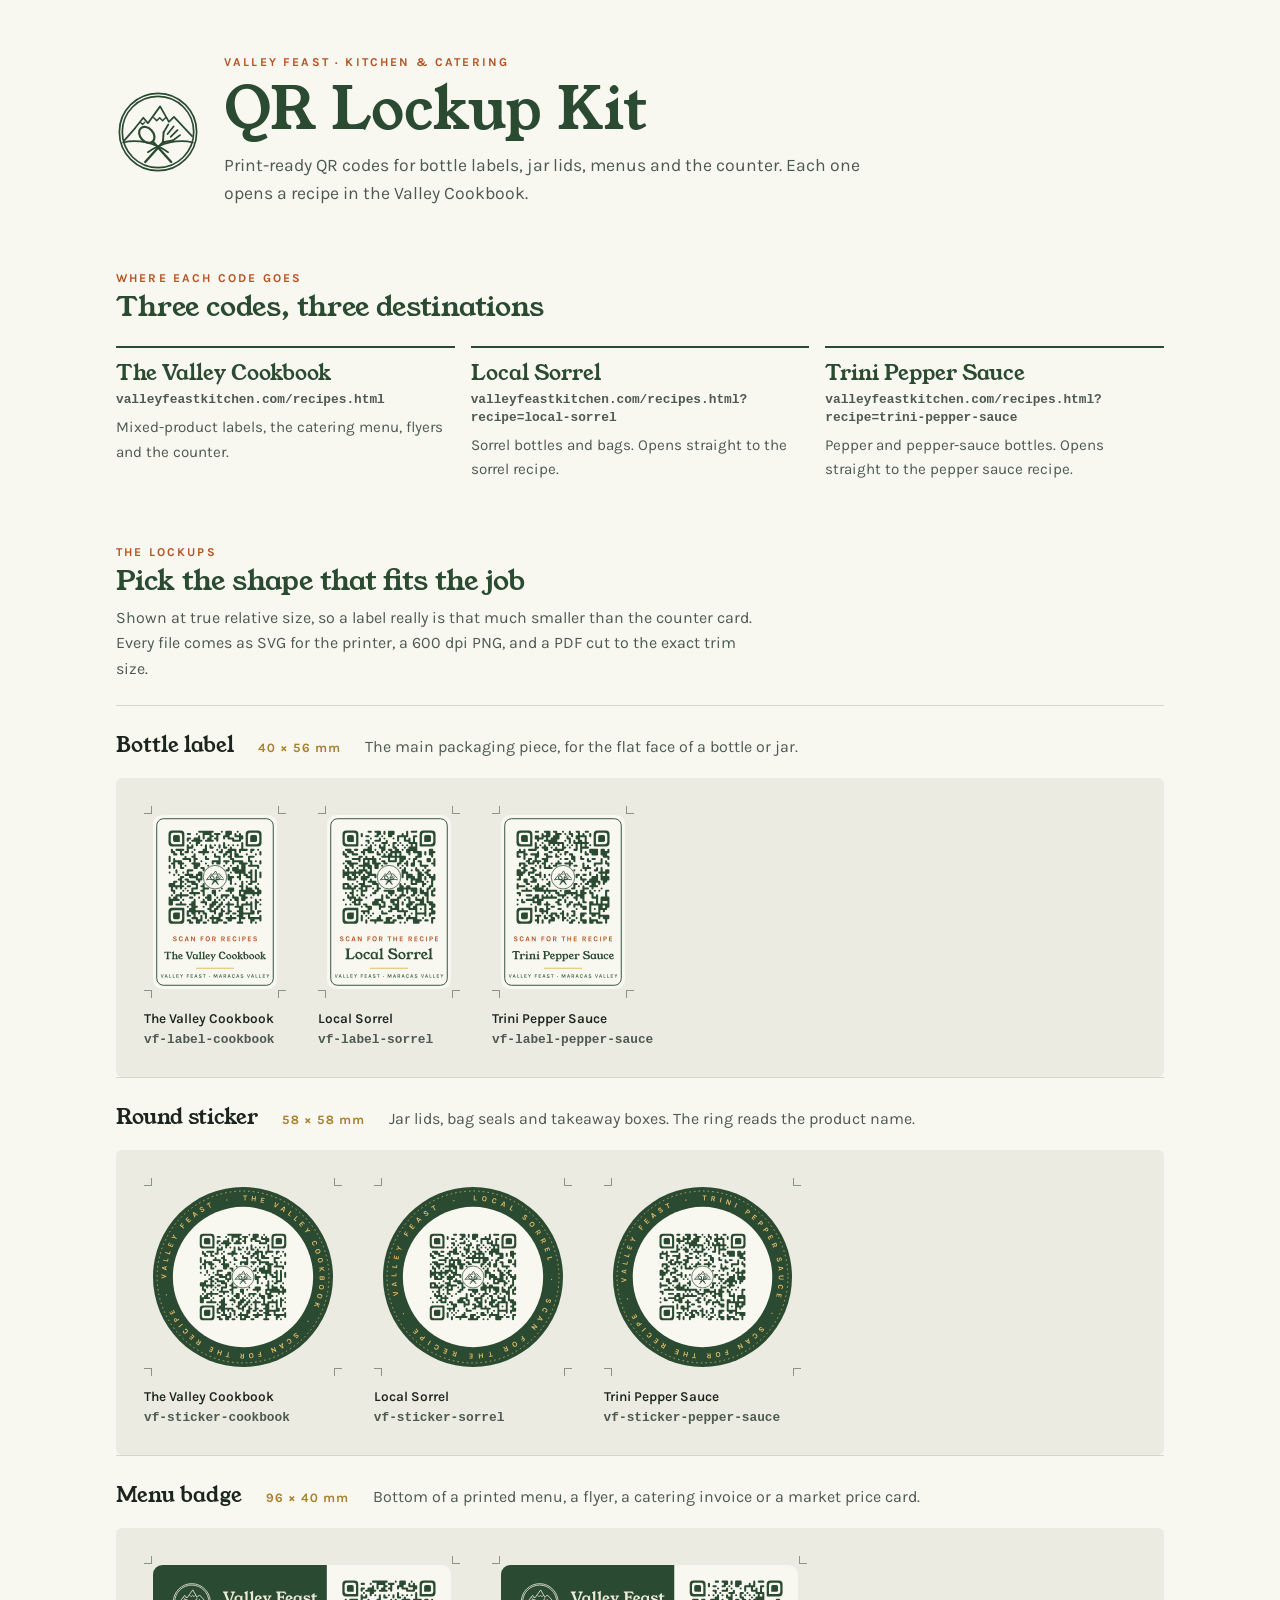
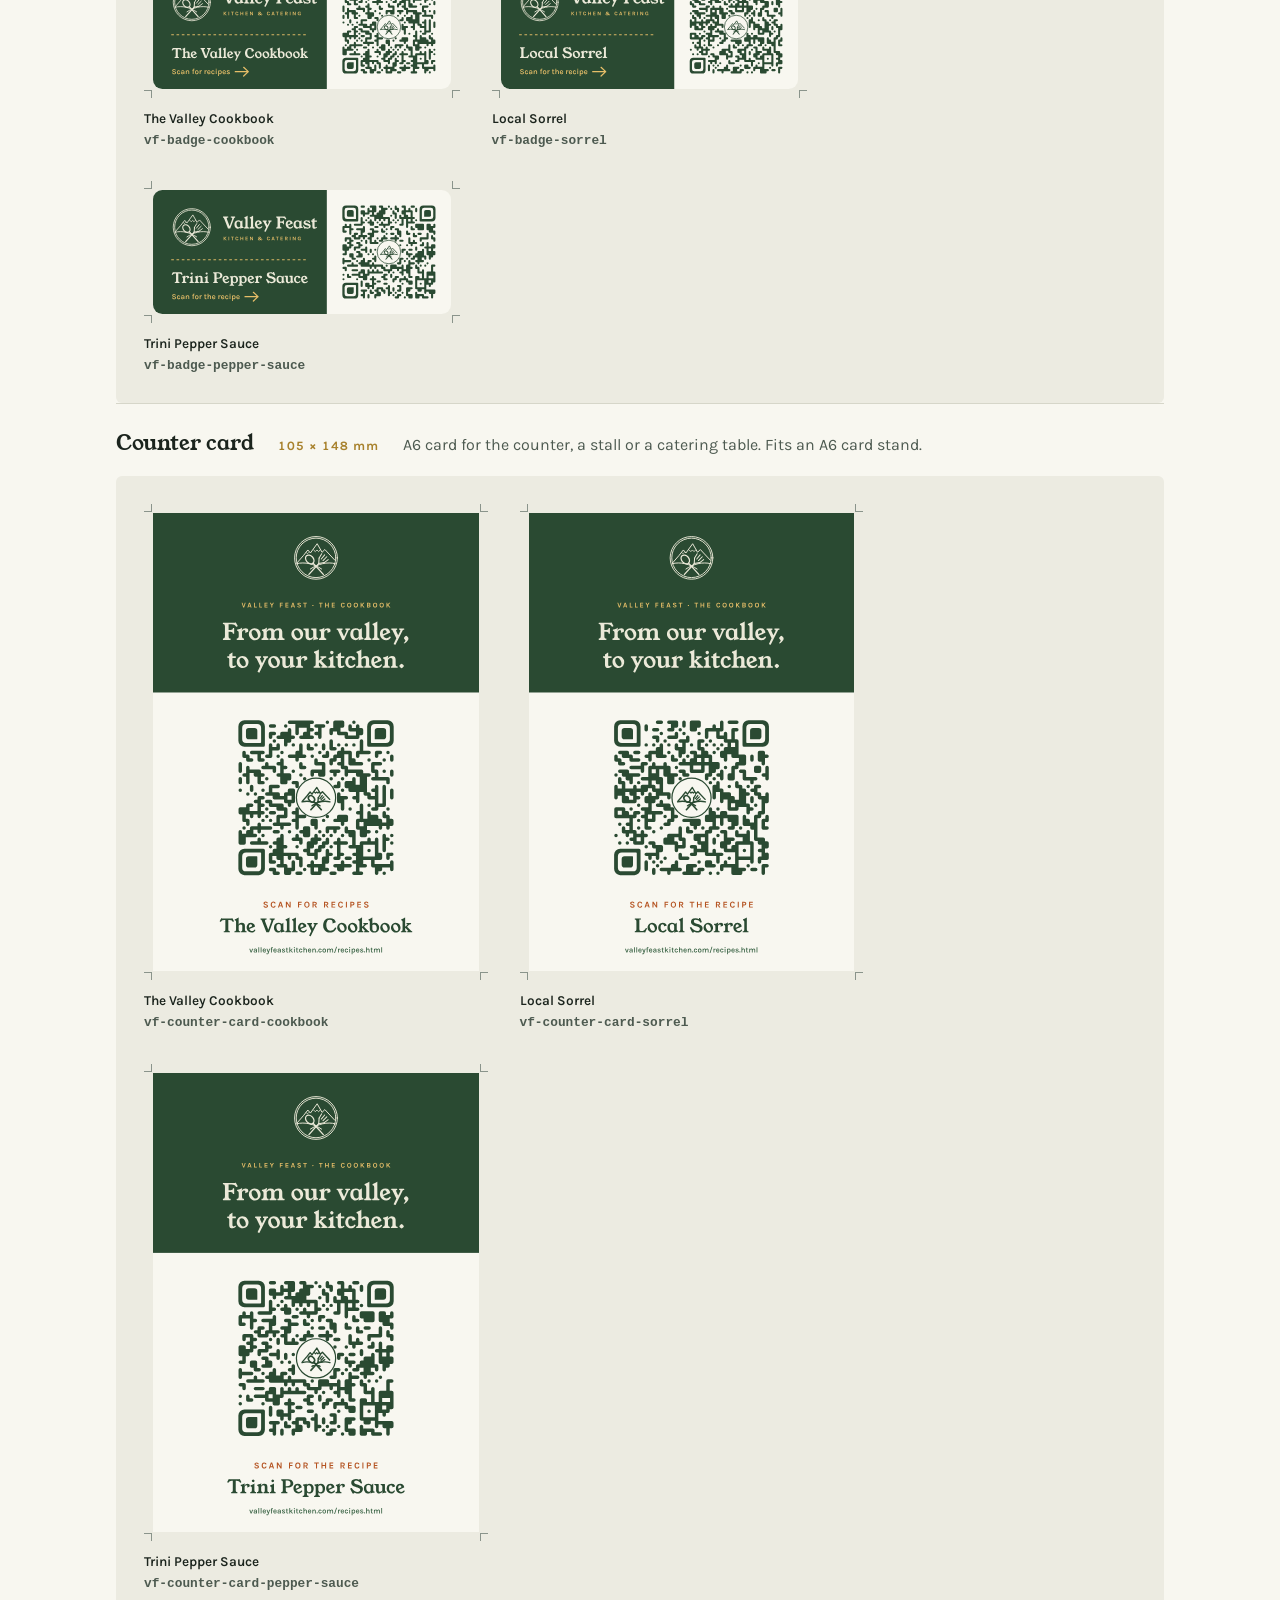
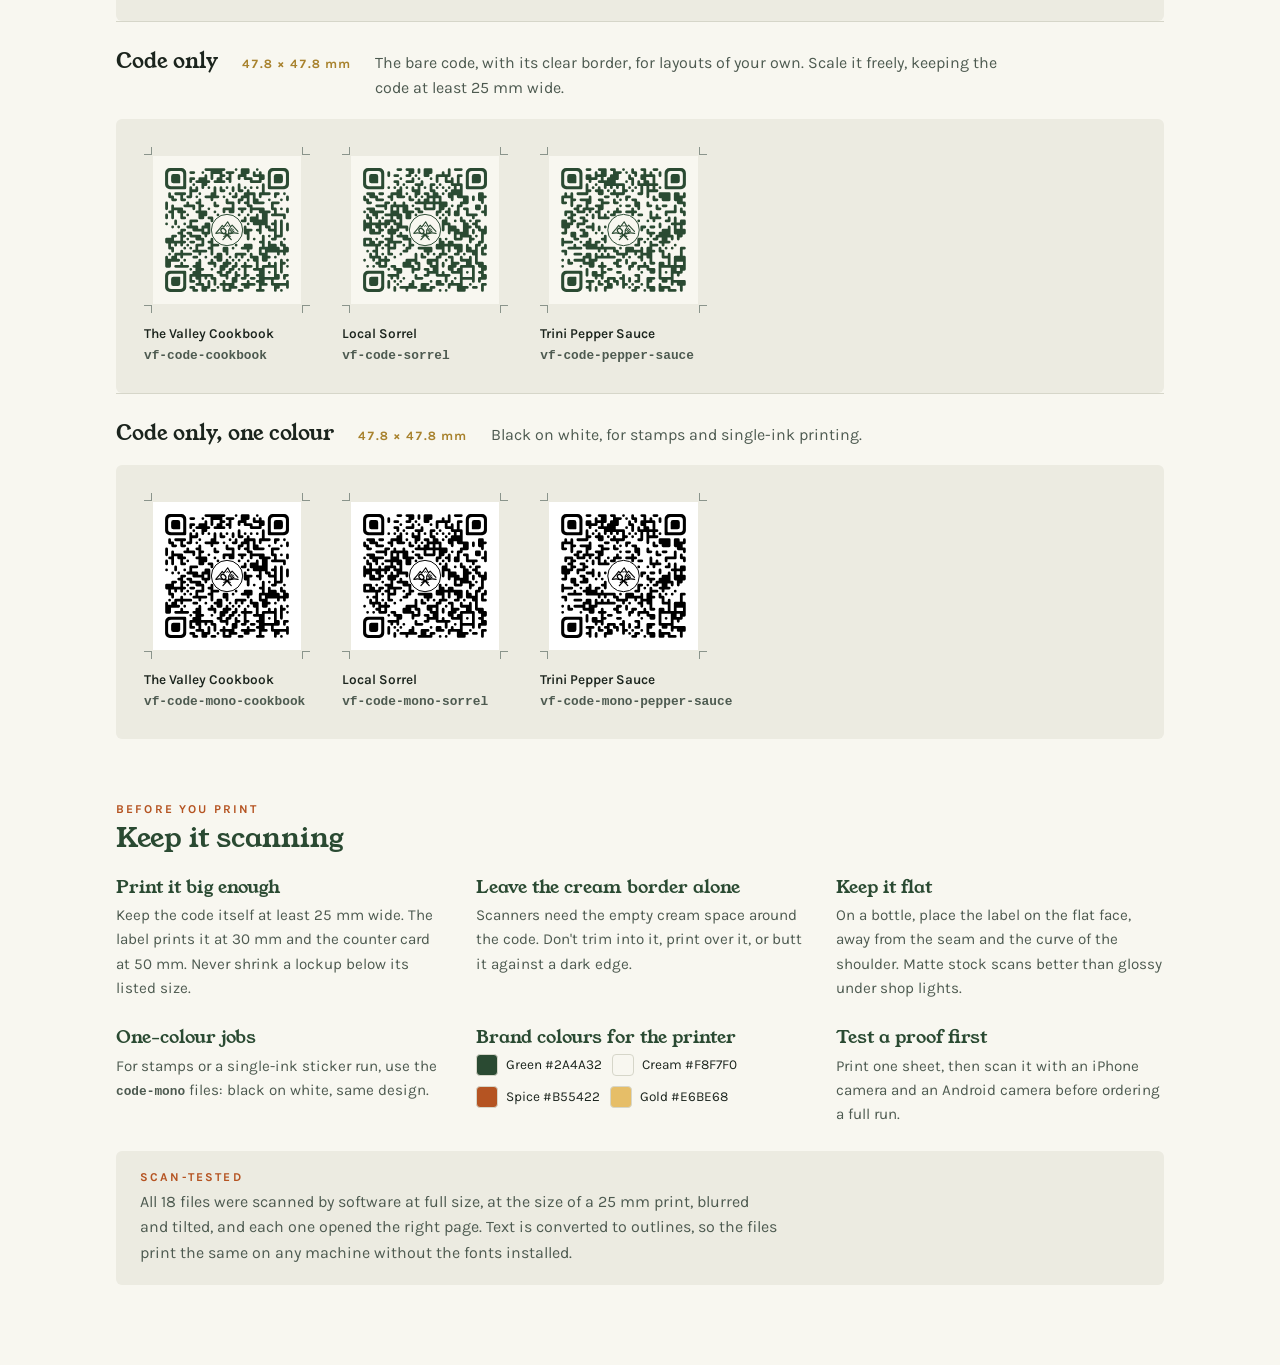
<file: brand/qr-kit/index.html>
<!doctype html>
<html lang="en">
<meta charset="utf-8">
<meta name="viewport" content="width=device-width, initial-scale=1, viewport-fit=cover">
<title>Valley Feast QR Kit</title>
<meta name="claude:viewport-fit-sides" content="cover">
<meta name="robots" content="noindex">
<link rel="preconnect" href="https://fonts.googleapis.com">
<link rel="preconnect" href="https://fonts.gstatic.com" crossorigin>
<link rel="stylesheet" href="https://fonts.googleapis.com/css2?family=Karla:wght@400;600;700&family=Young+Serif&display=swap">
<style>
  /* Layout: a printer's proof sheet. Every lockup sits on the same mat at one shared scale,
     with crop marks and its trim size, so relative sizes read true. */
  :root {
    --paper:   #f8f7f0;   /* site cream */
    --mat:     #ecebe1;   /* proofing mat */
    --ink:     #1b241d;
    --ink-soft:#4d5a50;
    --green:   #2a4a32;   /* logo green */
    --spice:   #b55422;
    --gold:    #a8822d;
    --rule:    #d6d6c9;
    --mark:    #8a948b;
    --display: 'Young Serif', Georgia, serif;
    --body:    'Karla', 'Segoe UI', Arial, sans-serif;
    --mm: 3.1px;          /* proof scale: 1 mm of artwork */
  }
  @media (prefers-color-scheme: dark) { :root:not([data-theme="light"]) {
    --paper:#0f1f14; --mat:#18301f; --ink:#ebe9d8; --ink-soft:#b7bfae; --green:#cfe0c8;
    --spice:#f09a63; --gold:#e6be68; --rule:#2b4633; --mark:#6f8a74; color-scheme: dark } }
  :root[data-theme="dark"] {
    --paper:#0f1f14; --mat:#18301f; --ink:#ebe9d8; --ink-soft:#b7bfae; --green:#cfe0c8;
    --spice:#f09a63; --gold:#e6be68; --rule:#2b4633; --mark:#6f8a74; color-scheme: dark }

  * { box-sizing: border-box; }
  body { background: var(--paper); color: var(--ink); font: 400 1rem/1.6 var(--body); }
  .wrap { max-width: 1080px; margin: 0 auto; padding-block: 48px 72px;
          padding-left: max(16px, env(safe-area-inset-left, 0px)); padding-right: max(16px, env(safe-area-inset-right, 0px));
          display: grid; gap: 64px; }
  h1, h2, h3 { font-family: var(--display); font-weight: 400; line-height: 1.1; text-wrap: balance; margin: 0; }
  h1 { font-size: clamp(2.2rem, 1.6rem + 2.6vw, 3.6rem); color: var(--green); }
  h2 { font-size: 1.75rem; color: var(--green); }
  h3 { font-size: 1.3rem; }
  p { margin: 0; max-width: 64ch; }
  .eyebrow { font: 700 .75rem/1 var(--body); letter-spacing: .18em; text-transform: uppercase; color: var(--spice); }
  code, .file { font: 600 .8rem/1.4 ui-monospace, 'Cascadia Mono', Consolas, monospace; color: var(--ink-soft); overflow-wrap: anywhere; }

  header { display: grid; grid-template-columns: auto 1fr; gap: 24px; align-items: center; }
  header svg { width: 84px; height: 84px; color: var(--green); }
  header .lede { display: grid; gap: 10px; }
  header p { color: var(--ink-soft); font-size: 1.1rem; }

  section { display: grid; gap: 24px; }
  .head { display: grid; gap: 8px; }
  .head p { color: var(--ink-soft); }

  /* destinations */
  .dests { display: grid; grid-template-columns: repeat(auto-fit, minmax(240px, 1fr)); gap: 16px; }
  .dest { border-top: 2px solid var(--green); padding-top: 14px; display: grid; gap: 6px; align-content: start; min-width: 0; }
  .dest h3 { color: var(--green); }
  .dest p { color: var(--ink-soft); font-size: .95rem; }

  /* lockup proofs */
  .lockup { display: grid; gap: 18px; padding-top: 28px; border-top: 1px solid var(--rule); }
  .lockup__meta { display: flex; flex-wrap: wrap; gap: 8px 24px; align-items: baseline; }
  .lockup__meta h3 { color: var(--ink); }
  .size { font: 700 .8rem/1 var(--body); letter-spacing: .08em; color: var(--gold); font-variant-numeric: tabular-nums; }
  .lockup__meta p { color: var(--ink-soft); flex-basis: 100%; }
  .mat { background: var(--mat); border-radius: 6px; padding: 28px; display: flex; flex-wrap: wrap; gap: 32px; align-items: flex-end; overflow-x: auto; }
  figure { margin: 0; display: grid; gap: 10px; justify-items: start; min-width: 0; }
  .proof { position: relative; padding: 9px; }
  .proof img { display: block; width: calc(var(--w) * var(--mm)); height: auto; max-width: none; }
  /* crop marks at each trim corner */
  .proof::before, .proof::after, .proof i::before, .proof i::after {
    content: ""; position: absolute; width: 7px; height: 7px; border-color: var(--mark); border-style: solid; }
  .proof::before { top: 0; left: 0; border-width: 0 1px 1px 0; }
  .proof::after { top: 0; right: 0; border-width: 0 0 1px 1px; }
  .proof i::before { bottom: 0; left: 0; border-width: 1px 1px 0 0; }
  .proof i::after { bottom: 0; right: 0; border-width: 1px 0 0 1px; }
  figcaption { display: grid; gap: 2px; font-size: .85rem; color: var(--ink-soft); }
  figcaption strong { color: var(--ink); font-weight: 600; }

  /* rules */
  .rules { display: grid; grid-template-columns: repeat(auto-fit, minmax(260px, 1fr)); gap: 28px 32px; }
  .rule { display: grid; gap: 6px; align-content: start; }
  .rule h3 { font-size: 1.1rem; color: var(--green); }
  .rule p { color: var(--ink-soft); font-size: .95rem; }
  .swatches { display: flex; flex-wrap: wrap; gap: 10px; }
  .swatch { display: flex; gap: 8px; align-items: center; font-size: .85rem; }
  .swatch span { width: 22px; height: 22px; border-radius: 4px; border: 1px solid var(--rule); }

  .proofnote { background: var(--mat); border-radius: 6px; padding: 20px 24px; display: grid; gap: 6px; }
  .proofnote p { color: var(--ink-soft); }
  @media (max-width: 520px) { header { grid-template-columns: 1fr; } .mat { padding: 18px; gap: 22px; } :root { --mm: 2.6px; } }
</style>

<div class="wrap">
  <header>
    <svg viewBox="0 0 100 100" fill="none" aria-hidden="true">
      <circle cx="50" cy="50" r="46" stroke="currentColor" stroke-width="2"/>
      <circle cx="50" cy="50" r="42.5" stroke="currentColor" stroke-width="2"/>
      <path d="M9.5 60.5 L23 45 L32.5 33 L38 39.5 L52.5 19.5 L63 38 L69 32 L90.5 55" stroke="currentColor" stroke-width="2.1" stroke-linejoin="round" stroke-linecap="round"/>
      <path d="M45 33 l3.5 3.5 l3.5 -3.5 l3.5 3.5 l3.5 -3.5" stroke="currentColor" stroke-width="1.8" stroke-linejoin="round" stroke-linecap="round"/>
      <path d="M29 38.5 l2.6 2.6 l2.6 -2.6" stroke="currentColor" stroke-width="1.6" stroke-linejoin="round" stroke-linecap="round"/>
      <path d="M8.5 62.5 C 26 58, 46 63, 62 74 M91.5 62.5 C 74 58, 54 63, 38 74" stroke="currentColor" stroke-width="2.1" stroke-linecap="round"/>
      <g transform="translate(48 66) rotate(-42)"><ellipse cx="0" cy="-17" rx="7.8" ry="10.6" stroke="currentColor" stroke-width="2.6"/><path d="M0 -6.4 V 26.5" stroke="currentColor" stroke-width="2.8" stroke-linecap="round"/></g>
      <g transform="translate(52.5 66) rotate(42)"><path d="M0 -5 L-7.4 -14.5 M0 -5 L7.4 -14.5" stroke="currentColor" stroke-width="2.3" stroke-linecap="round"/><path d="M-7.4 -14.5 L-9.4 -25 M-2.5 -16 L-3.1 -27.5 M2.5 -16 L3.1 -27.5 M7.4 -14.5 L9.4 -25" stroke="currentColor" stroke-width="2.1" stroke-linecap="round"/><path d="M0 -5 V 26.5" stroke="currentColor" stroke-width="2.8" stroke-linecap="round"/></g>
    </svg>
    <div class="lede">
      <span class="eyebrow">Valley Feast · Kitchen &amp; Catering</span>
      <h1>QR Lockup Kit</h1>
      <p>Print-ready QR codes for bottle labels, jar lids, menus and the counter. Each one opens a recipe in the Valley Cookbook.</p>
    </div>
  </header>

  <section>
    <div class="head">
      <span class="eyebrow">Where each code goes</span>
      <h2>Three codes, three destinations</h2>
    </div>
    <div class="dests" id="dests"></div>
  </section>

  <section>
    <div class="head">
      <span class="eyebrow">The lockups</span>
      <h2>Pick the shape that fits the job</h2>
      <p>Shown at true relative size, so a label really is that much smaller than the counter card. Every file comes as SVG for the printer, a 600 dpi PNG, and a PDF cut to the exact trim size.</p>
    </div>
    <div id="lockups"></div>
  </section>

  <section>
    <div class="head">
      <span class="eyebrow">Before you print</span>
      <h2>Keep it scanning</h2>
    </div>
    <div class="rules">
      <div class="rule"><h3>Print it big enough</h3><p>Keep the code itself at least 25 mm wide. The label prints it at 30 mm and the counter card at 50 mm. Never shrink a lockup below its listed size.</p></div>
      <div class="rule"><h3>Leave the cream border alone</h3><p>Scanners need the empty cream space around the code. Don't trim into it, print over it, or butt it against a dark edge.</p></div>
      <div class="rule"><h3>Keep it flat</h3><p>On a bottle, place the label on the flat face, away from the seam and the curve of the shoulder. Matte stock scans better than glossy under shop lights.</p></div>
      <div class="rule"><h3>One-colour jobs</h3><p>For stamps or a single-ink sticker run, use the <code>code-mono</code> files: black on white, same design.</p></div>
      <div class="rule"><h3>Brand colours for the printer</h3>
        <div class="swatches">
          <span class="swatch"><span style="background:#2a4a32"></span>Green #2A4A32</span>
          <span class="swatch"><span style="background:#f8f7f0"></span>Cream #F8F7F0</span>
          <span class="swatch"><span style="background:#b55422"></span>Spice #B55422</span>
          <span class="swatch"><span style="background:#e6be68"></span>Gold #E6BE68</span>
        </div>
      </div>
      <div class="rule"><h3>Test a proof first</h3><p>Print one sheet, then scan it with an iPhone camera and an Android camera before ordering a full run.</p></div>
    </div>
    <div class="proofnote">
      <span class="eyebrow">Scan-tested</span>
      <p>All 18 files were scanned by software at full size, at the size of a 25 mm print, blurred and tilted, and each one opened the right page. Text is converted to outlines, so the files print the same on any machine without the fonts installed.</p>
    </div>
  </section>
</div>

<script>
  const SITE = "valleyfeastkitchen.com/recipes.html";
  const DESTS = [
    { file: "cookbook",     title: "The Valley Cookbook", url: SITE,                                use: "Mixed-product labels, the catering menu, flyers and the counter." },
    { file: "sorrel",       title: "Local Sorrel",        url: SITE + "?recipe=local-sorrel",       use: "Sorrel bottles and bags. Opens straight to the sorrel recipe." },
    { file: "pepper-sauce", title: "Trini Pepper Sauce",  url: SITE + "?recipe=trini-pepper-sauce", use: "Pepper and pepper-sauce bottles. Opens straight to the pepper sauce recipe." },
  ];
  const LOCKUPS = [
    { kind: "label",        name: "Bottle label",      w: 40,   h: 56,   use: "The main packaging piece, for the flat face of a bottle or jar." },
    { kind: "sticker",      name: "Round sticker",     w: 58,   h: 58,   use: "Jar lids, bag seals and takeaway boxes. The ring reads the product name." },
    { kind: "badge",        name: "Menu badge",        w: 96,   h: 40,   use: "Bottom of a printed menu, a flyer, a catering invoice or a market price card." },
    { kind: "counter-card", name: "Counter card",      w: 105,  h: 148,  use: "A6 card for the counter, a stall or a catering table. Fits an A6 card stand." },
    { kind: "code",         name: "Code only",         w: 47.8, h: 47.8, use: "The bare code, with its clear border, for layouts of your own. Scale it freely, keeping the code at least 25 mm wide." },
    { kind: "code-mono",    name: "Code only, one colour", w: 47.8, h: 47.8, use: "Black on white, for stamps and single-ink printing." },
  ];
  const esc = (s) => s.replace(/[&<>"]/g, (c) => ({ "&": "&amp;", "<": "&lt;", ">": "&gt;", '"': "&quot;" })[c]);

  document.getElementById("dests").innerHTML = DESTS.map((d) => `
    <div class="dest">
      <h3>${esc(d.title)}</h3>
      <code>${esc(d.url)}</code>
      <p>${esc(d.use)}</p>
    </div>`).join("");

  document.getElementById("lockups").innerHTML = LOCKUPS.map((l) => `
    <article class="lockup">
      <div class="lockup__meta">
        <h3>${esc(l.name)}</h3>
        <span class="size">${l.w} × ${l.h} mm</span>
        <p>${esc(l.use)}</p>
      </div>
      <div class="mat">
        ${DESTS.map((d) => `
          <figure>
            <div class="proof" style="--w:${l.w}"><img src="svg/vf-${l.kind}-${d.file}.svg" alt="${esc(l.name)} for ${esc(d.title)}" loading="lazy"><i></i></div>
            <figcaption><strong>${esc(d.title)}</strong><span class="file">vf-${l.kind}-${d.file}</span></figcaption>
          </figure>`).join("")}
      </div>
    </article>`).join("");
</script>
</html>
</file>
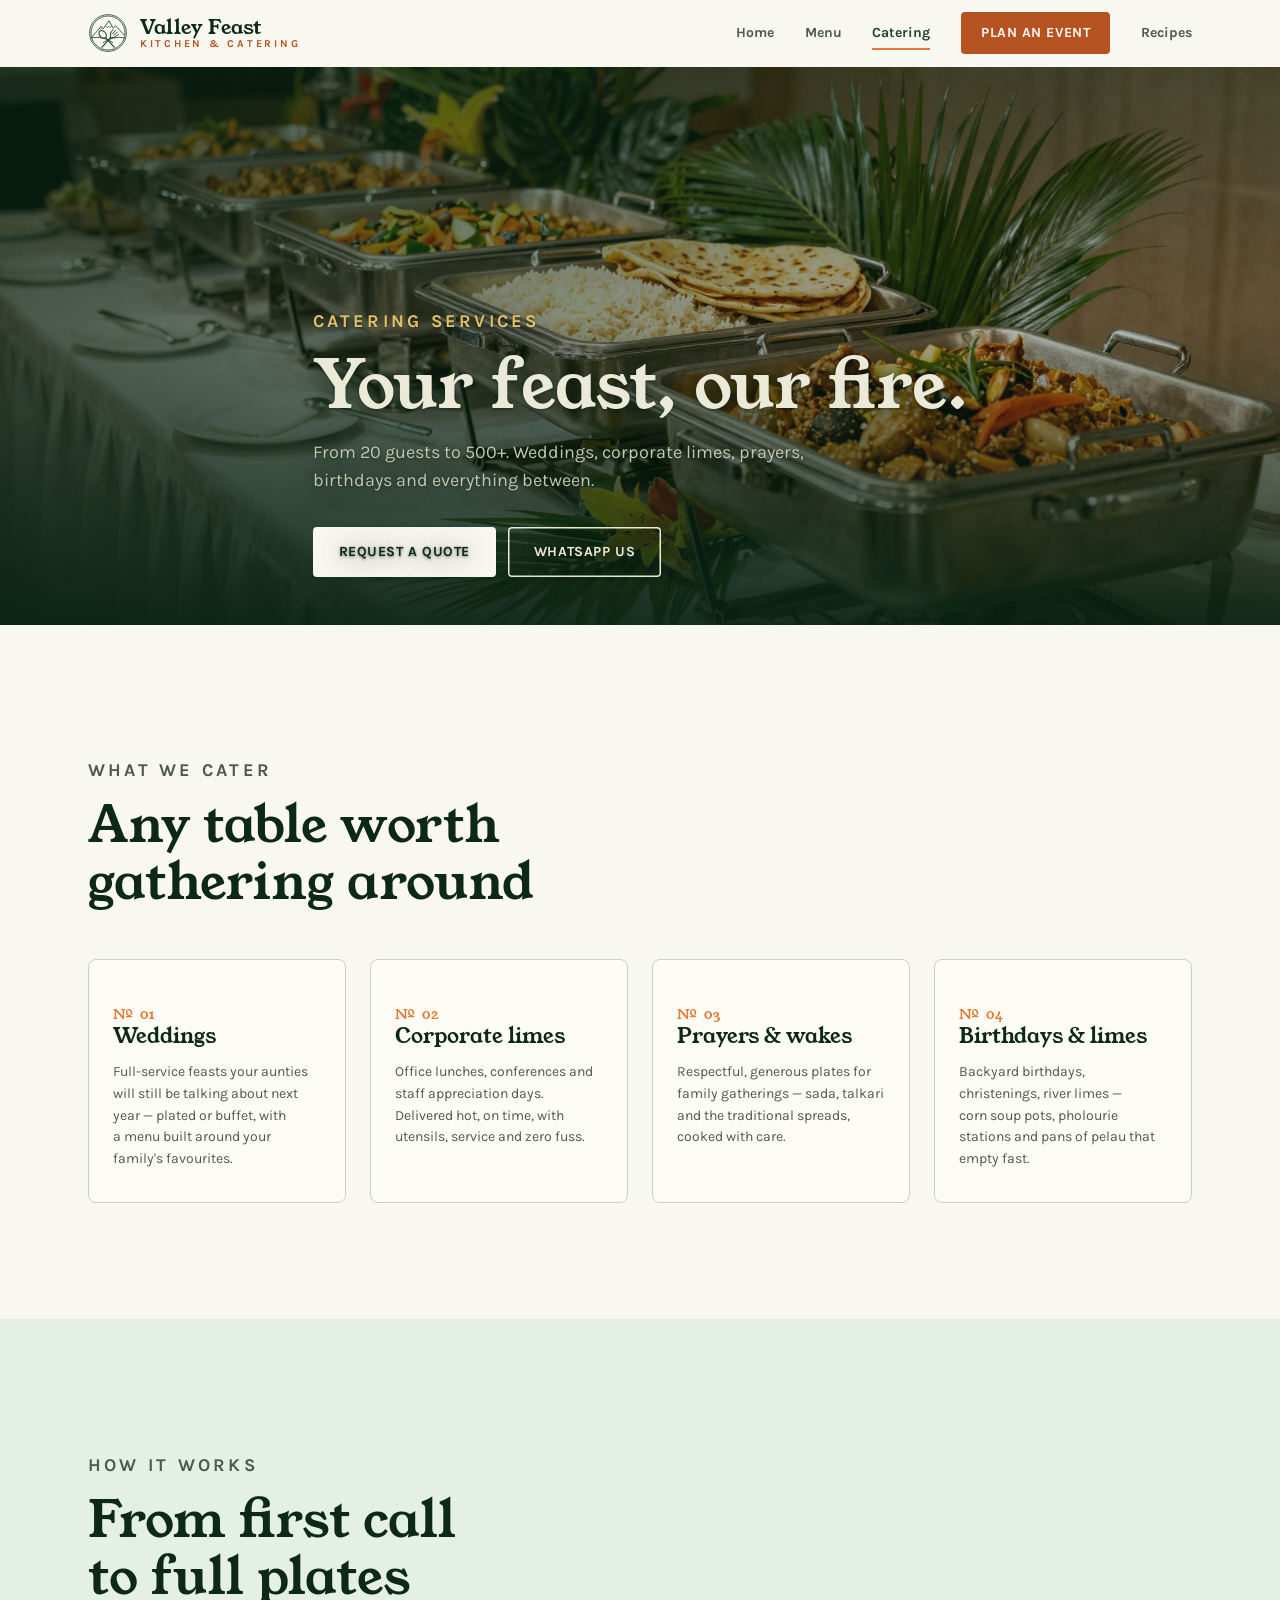
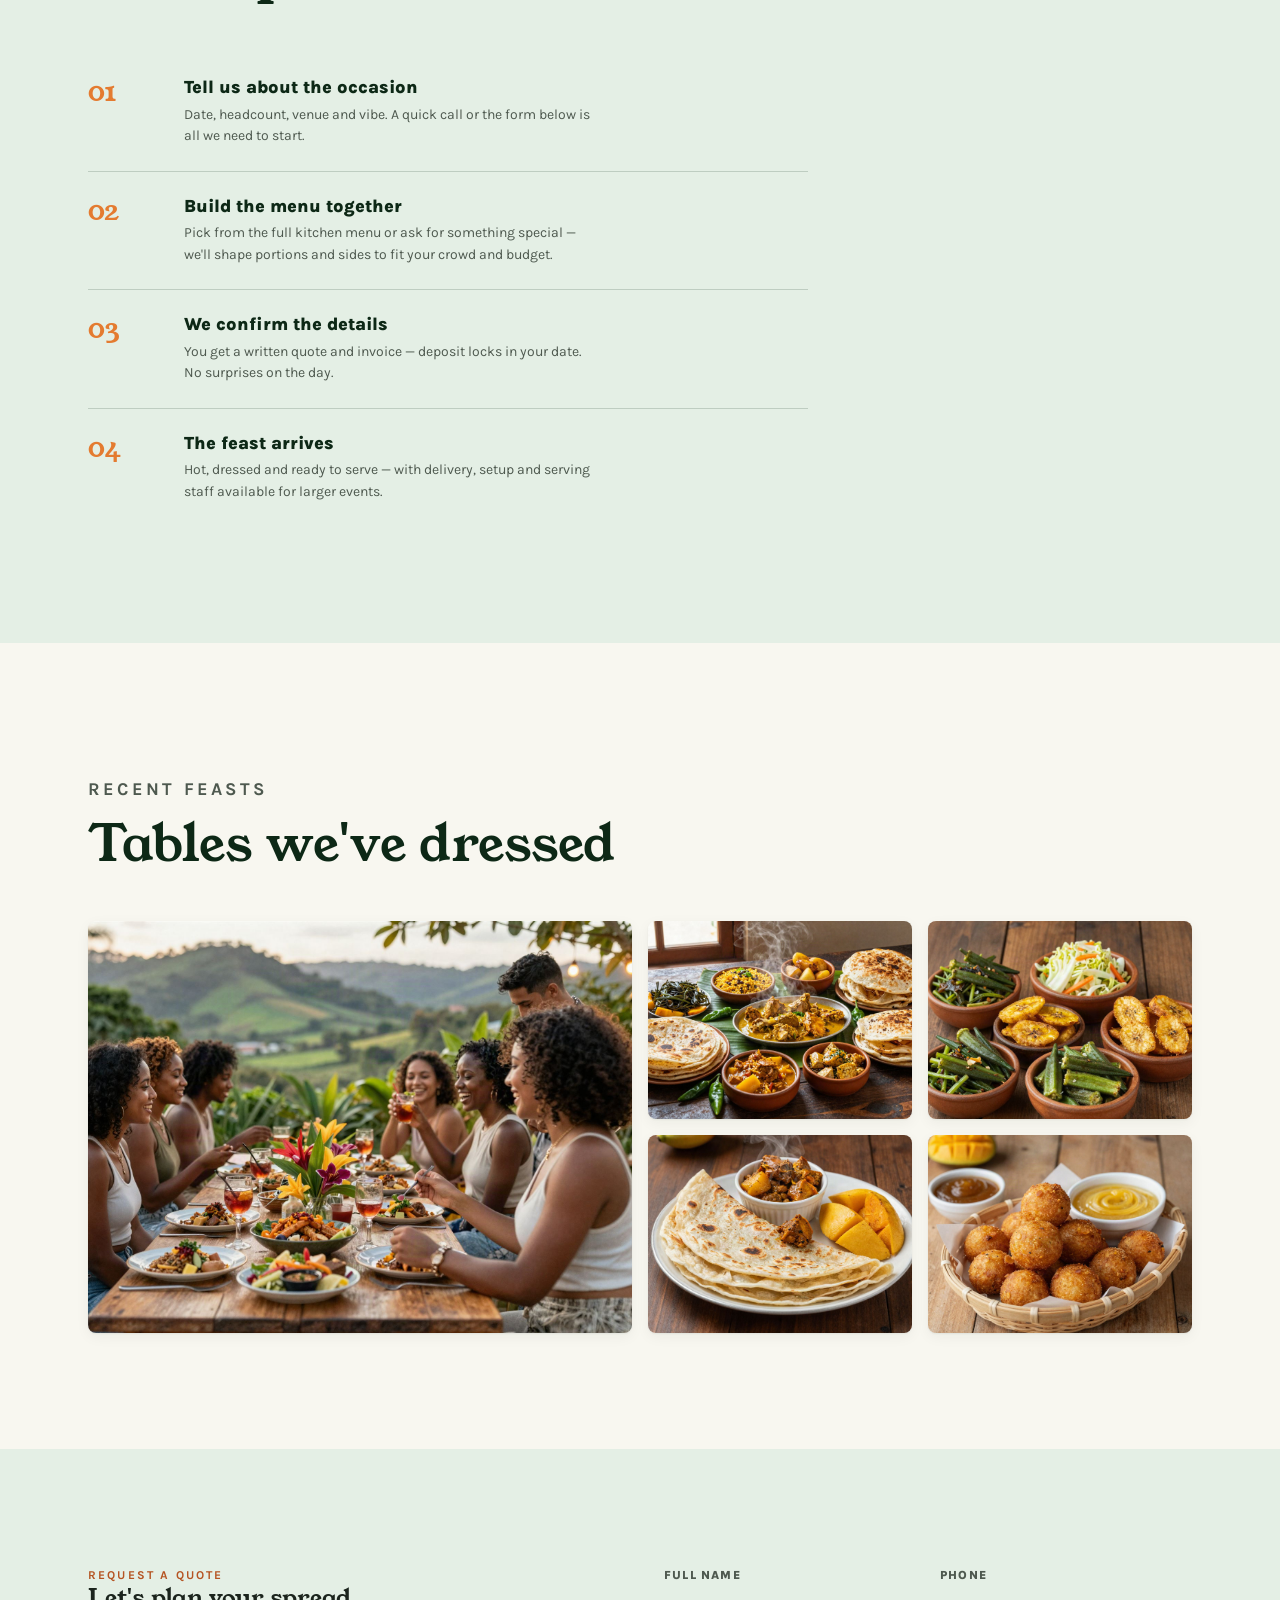
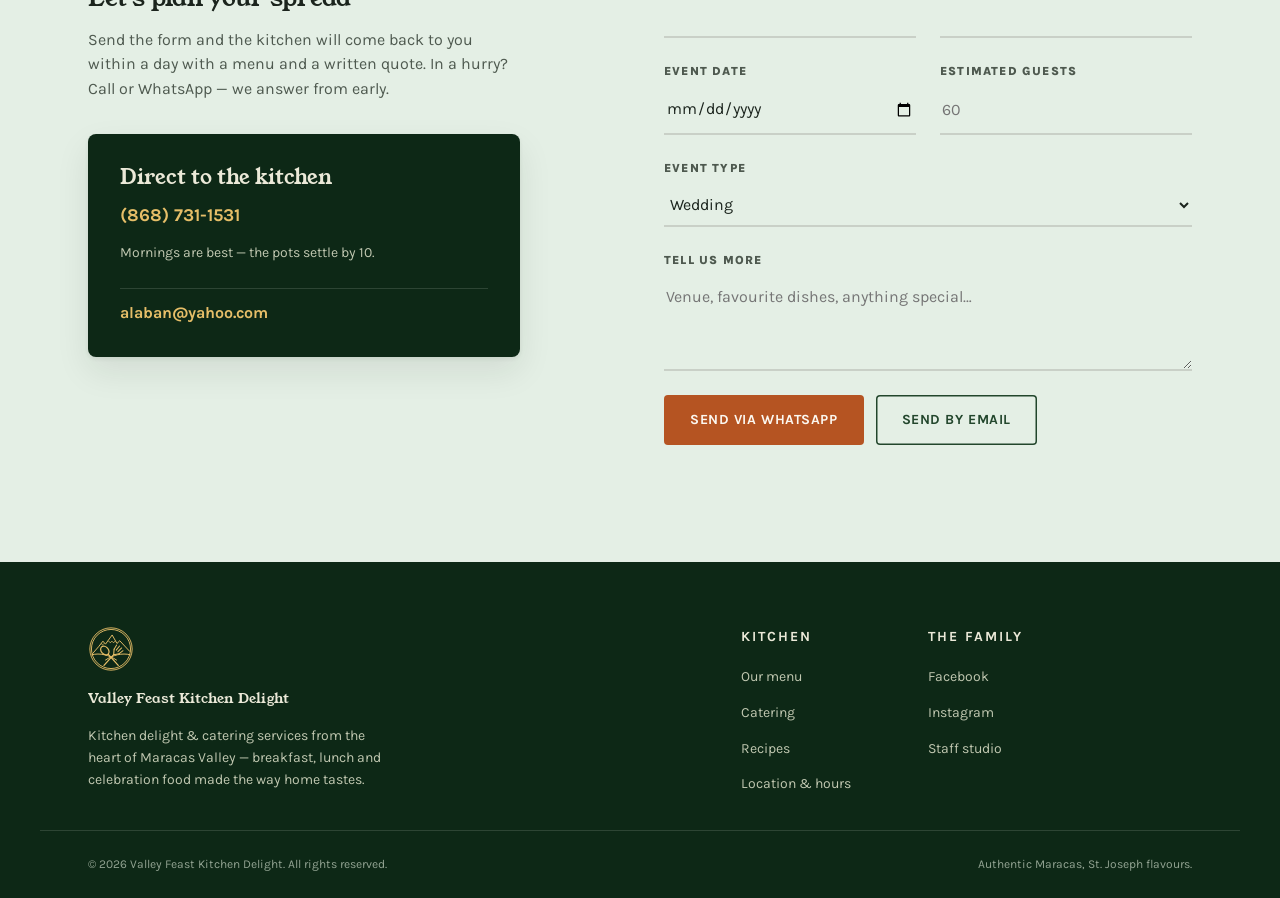
<file: catering.html>
<!DOCTYPE html>
<html lang="en">
<head>
<meta charset="utf-8">
<meta name="viewport" content="width=device-width, initial-scale=1.0">
<title>Catering — Valley Feast Kitchen Delight</title>
<meta name="description" content="Trinidadian catering for weddings, corporate events, prayers and parties — 20 to 500+ guests. Valley Feast brings the taste of Maracas Valley to your celebration.">
<link rel="preconnect" href="https://fonts.googleapis.com">
<link rel="preconnect" href="https://fonts.gstatic.com" crossorigin>
<link href="https://fonts.googleapis.com/css2?family=Young+Serif&family=Karla:wght@400;500;700;800&display=swap" rel="stylesheet">
<link rel="stylesheet" href="assets/css/tokens.css">
<link rel="stylesheet" href="assets/css/site.css">
<link rel="icon" type="image/svg+xml" href="assets/img/favicon.svg">
</head>
<body class="catering-page">

<header class="site-header" id="siteHeader">
  <div class="wrap site-header__inner">
    <a class="brand" href="index.html" aria-label="Valley Feast home">
      <svg class="brand__mark" viewBox="0 0 100 100" fill="none" aria-hidden="true">
        <circle cx="50" cy="50" r="46" stroke="currentColor" stroke-width="2"/>
        <circle cx="50" cy="50" r="42.5" stroke="currentColor" stroke-width="2"/>
        <path d="M9.5 60.5 L23 45 L32.5 33 L38 39.5 L52.5 19.5 L63 38 L69 32 L90.5 55" stroke="currentColor" stroke-width="2.1" stroke-linejoin="round" stroke-linecap="round"/>
        <path d="M45 33 l3.5 3.5 l3.5 -3.5 l3.5 3.5 l3.5 -3.5" stroke="currentColor" stroke-width="1.8" stroke-linejoin="round" stroke-linecap="round"/>
        <path d="M29 38.5 l2.6 2.6 l2.6 -2.6" stroke="currentColor" stroke-width="1.6" stroke-linejoin="round" stroke-linecap="round"/>
        <path d="M8.5 62.5 C 26 58, 46 63, 62 74 M91.5 62.5 C 74 58, 54 63, 38 74" stroke="currentColor" stroke-width="2.1" stroke-linecap="round"/>
        <g transform="translate(48 66) rotate(-42)">
          <ellipse cx="0" cy="-17" rx="7.8" ry="10.6" stroke="currentColor" stroke-width="2.6"/>
          <path d="M0 -6.4 V 26.5" stroke="currentColor" stroke-width="2.8" stroke-linecap="round"/>
        </g>
        <g transform="translate(52.5 66) rotate(42)">
          <path d="M0 -5 L-7.4 -14.5 M0 -5 L7.4 -14.5" stroke="currentColor" stroke-width="2.3" stroke-linecap="round"/>
          <path d="M-7.4 -14.5 L-9.4 -25 M-2.5 -16 L-3.1 -27.5 M2.5 -16 L3.1 -27.5 M7.4 -14.5 L9.4 -25" stroke="currentColor" stroke-width="2.1" stroke-linecap="round"/>
          <path d="M0 -5 V 26.5" stroke="currentColor" stroke-width="2.8" stroke-linecap="round"/>
        </g>
      </svg>
      <span class="brand__text">
        <span class="brand__name">Valley Feast</span>
        <span class="brand__sub">Kitchen &amp; Catering</span>
      </span>
    </a>
    <button class="nav-toggle" id="navToggle" aria-expanded="false" aria-controls="siteNav" aria-label="Open menu">
      <svg width="24" height="24" viewBox="0 0 24 24" fill="none" aria-hidden="true"><path d="M4 7h16M4 12h16M4 17h16" stroke="currentColor" stroke-width="2.2" stroke-linecap="round"/></svg>
    </button>
    <nav class="site-nav" id="siteNav" aria-label="Main">
      <a href="index.html">Home</a>
      <a href="menu.html">Menu</a>
      <a href="catering.html" aria-current="page">Catering</a>
      <a class="btn btn--spice" href="#quote">Plan an Event</a>
      <a href="recipes.html">Recipes</a>
    </nav>
  </div>
</header>

<main>
  <section class="page-hero page-hero--tall">
    <div class="page-hero__media">
      <img src="assets/img/catering-spread.jpg" alt="A Caribbean catering buffet line with chafing dishes and tropical decor" fetchpriority="high">
    </div>
    <div class="wrap page-hero__content">
      <p class="eyebrow">Catering services</p>
      <h1>Your feast, our fire.</h1>
      <p data-vf="cateringNote">From 20 guests to 500+. Weddings, corporate limes, prayers, birthdays and everything between.</p>
      <div class="hero__ctas" style="margin-top: var(--sp-xl)">
        <a class="btn btn--on-dark" href="#quote">Request a quote</a>
        <a class="btn btn--ghost" style="color: var(--on-green)" data-vf-href="whatsapp" href="#" target="_blank" rel="noopener">WhatsApp us</a>
      </div>
    </div>
  </section>

  <!-- ============ Occasions ============ -->
  <section class="section">
    <div class="wrap">
      <div class="section-head reveal">
        <p class="eyebrow">What we cater</p>
        <h2>Any table worth gathering around</h2>
      </div>
      <div class="occasions">
        <article class="occasion reveal" style="--i:0">
          <p class="num">№ 01</p>
          <h3>Weddings</h3>
          <p>Full-service feasts your aunties will still be talking about next year — plated or buffet, with a menu built around your family's favourites.</p>
        </article>
        <article class="occasion reveal" style="--i:1">
          <p class="num">№ 02</p>
          <h3>Corporate limes</h3>
          <p>Office lunches, conferences and staff appreciation days. Delivered hot, on time, with utensils, service and zero fuss.</p>
        </article>
        <article class="occasion reveal" style="--i:2">
          <p class="num">№ 03</p>
          <h3>Prayers &amp; wakes</h3>
          <p>Respectful, generous plates for family gatherings — sada, talkari and the traditional spreads, cooked with care.</p>
        </article>
        <article class="occasion reveal" style="--i:3">
          <p class="num">№ 04</p>
          <h3>Birthdays &amp; limes</h3>
          <p>Backyard birthdays, christenings, river limes — corn soup pots, pholourie stations and pans of pelau that empty fast.</p>
        </article>
      </div>
    </div>
  </section>

  <!-- ============ How it works ============ -->
  <section class="section section--mist">
    <div class="wrap">
      <div class="section-head reveal">
        <p class="eyebrow">How it works</p>
        <h2>From first call to full plates</h2>
      </div>
      <div class="steps">
        <div class="step reveal" style="--i:0">
          <div>
            <h3>Tell us about the occasion</h3>
            <p>Date, headcount, venue and vibe. A quick call or the form below is all we need to start.</p>
          </div>
        </div>
        <div class="step reveal" style="--i:1">
          <div>
            <h3>Build the menu together</h3>
            <p>Pick from the full kitchen menu or ask for something special — we'll shape portions and sides to fit your crowd and budget.</p>
          </div>
        </div>
        <div class="step reveal" style="--i:2">
          <div>
            <h3>We confirm the details</h3>
            <p>You get a written quote and invoice — deposit locks in your date. No surprises on the day.</p>
          </div>
        </div>
        <div class="step reveal" style="--i:3">
          <div>
            <h3>The feast arrives</h3>
            <p>Hot, dressed and ready to serve — with delivery, setup and serving staff available for larger events.</p>
          </div>
        </div>
      </div>
    </div>
  </section>

  <!-- ============ Gallery ============ -->
  <section class="section">
    <div class="wrap">
      <div class="section-head reveal">
        <p class="eyebrow">Recent feasts</p>
        <h2>Tables we've dressed</h2>
      </div>
      <div class="gallery">
        <div class="reveal" style="--i:0"><img src="assets/img/catering-event.jpg" alt="A festive outdoor Caribbean party table at golden hour" loading="lazy"></div>
        <div class="reveal" style="--i:1"><img src="assets/img/hero-spread.jpg" alt="An abundant Trinidadian feast spread" loading="lazy"></div>
        <div class="reveal" style="--i:2"><img src="assets/img/sides-veg.jpg" alt="Colourful Trinidadian vegetable sides in rustic bowls" loading="lazy"></div>
        <div class="reveal" style="--i:3"><img src="assets/img/buss-up-shut.jpg" alt="Buss up shut roti with curried sides" loading="lazy"></div>
        <div class="reveal" style="--i:4"><img src="assets/img/pholourie.jpg" alt="Pholourie with chutneys" loading="lazy"></div>
      </div>
    </div>
  </section>

  <!-- ============ Quote ============ -->
  <section class="section section--mist" id="quote">
    <div class="wrap">
      <div class="quote-layout">
        <div class="quote-layout__info">
          <p class="eyebrow reveal" style="--i:0">Request a quote</p>
          <h2 class="reveal" style="--i:1" style="font-size: var(--text-2xl)">Let's plan your spread</h2>
          <p class="reveal" style="--i:2; margin-top: var(--sp-md); color: var(--ink-soft)">Send the form and the kitchen will come back to you within a day with a menu and a written quote. In a hurry? Call or WhatsApp — we answer from early.</p>
          <div class="direct-card reveal" style="--i:3; margin-top: var(--sp-xl)">
            <h3>Direct to the kitchen</h3>
            <a data-vf-href="tel" href="#"><span data-vf="phone">(868) 731-1531</span></a>
            <p>Mornings are best — the pots settle by 10.</p>
            <div class="sub">
              <a data-vf-href="mailto" href="#" style="font-size: var(--text-base)"><span data-vf="email">alaban@yahoo.com</span></a>
            </div>
          </div>
        </div>
        <form class="quote-layout__form quote-form reveal" id="quoteForm">
          <div class="grid2">
            <div class="field">
              <label for="q-name">Full name</label>
              <input id="q-name" name="name" type="text" autocomplete="name" required>
            </div>
            <div class="field">
              <label for="q-phone">Phone</label>
              <input id="q-phone" name="phone" type="tel" autocomplete="tel" required>
            </div>
          </div>
          <div class="grid2">
            <div class="field">
              <label for="q-date">Event date</label>
              <input id="q-date" name="date" type="date">
            </div>
            <div class="field">
              <label for="q-guests">Estimated guests</label>
              <input id="q-guests" name="guests" type="number" min="1" placeholder="60">
            </div>
          </div>
          <div class="field">
            <label for="q-type">Event type</label>
            <select id="q-type" name="type">
              <option>Wedding</option>
              <option>Corporate event</option>
              <option>Prayers / wake</option>
              <option>Birthday / lime</option>
              <option>Other</option>
            </select>
          </div>
          <div class="field">
            <label for="q-details">Tell us more</label>
            <textarea id="q-details" name="details" placeholder="Venue, favourite dishes, anything special…"></textarea>
          </div>
          <div style="display:flex; flex-wrap:wrap; gap: var(--sp-sm)">
            <button class="btn btn--spice" type="submit" data-via="whatsapp">Send via WhatsApp</button>
            <button class="btn btn--ghost" type="submit" data-via="email">Send by email</button>
          </div>
          <p id="quoteSent" hidden style="color: var(--green-mid); font-weight: 700">Your message is on its way — we'll be in touch soon.</p>
        </form>
      </div>
    </div>
  </section>
</main>

<footer class="site-footer" style="margin-top: 0">
  <div class="wrap site-footer__inner">
    <div class="site-footer__brand">
      <svg class="brand__mark" viewBox="0 0 100 100" fill="none" aria-hidden="true">
        <circle cx="50" cy="50" r="46" stroke="currentColor" stroke-width="2"/>
        <circle cx="50" cy="50" r="42.5" stroke="currentColor" stroke-width="2"/>
        <path d="M9.5 60.5 L23 45 L32.5 33 L38 39.5 L52.5 19.5 L63 38 L69 32 L90.5 55" stroke="currentColor" stroke-width="2.1" stroke-linejoin="round" stroke-linecap="round"/>
        <path d="M45 33 l3.5 3.5 l3.5 -3.5 l3.5 3.5 l3.5 -3.5" stroke="currentColor" stroke-width="1.8" stroke-linejoin="round" stroke-linecap="round"/>
        <path d="M29 38.5 l2.6 2.6 l2.6 -2.6" stroke="currentColor" stroke-width="1.6" stroke-linejoin="round" stroke-linecap="round"/>
        <path d="M8.5 62.5 C 26 58, 46 63, 62 74 M91.5 62.5 C 74 58, 54 63, 38 74" stroke="currentColor" stroke-width="2.1" stroke-linecap="round"/>
        <g transform="translate(48 66) rotate(-42)">
          <ellipse cx="0" cy="-17" rx="7.8" ry="10.6" stroke="currentColor" stroke-width="2.6"/>
          <path d="M0 -6.4 V 26.5" stroke="currentColor" stroke-width="2.8" stroke-linecap="round"/>
        </g>
        <g transform="translate(52.5 66) rotate(42)">
          <path d="M0 -5 L-7.4 -14.5 M0 -5 L7.4 -14.5" stroke="currentColor" stroke-width="2.3" stroke-linecap="round"/>
          <path d="M-7.4 -14.5 L-9.4 -25 M-2.5 -16 L-3.1 -27.5 M2.5 -16 L3.1 -27.5 M7.4 -14.5 L9.4 -25" stroke="currentColor" stroke-width="2.1" stroke-linecap="round"/>
          <path d="M0 -5 V 26.5" stroke="currentColor" stroke-width="2.8" stroke-linecap="round"/>
        </g>
      </svg>
      <p class="site-footer__wordmark">Valley Feast Kitchen Delight</p>
      <p data-vf="blurb">Kitchen delight &amp; catering services from the heart of Maracas Valley.</p>
    </div>
    <nav class="site-footer__nav1" aria-label="Site">
      <strong>Kitchen</strong>
      <a href="menu.html">Our menu</a>
      <a href="catering.html">Catering</a>
      <a href="recipes.html">Recipes</a>
      <a href="index.html#visit">Location &amp; hours</a>
    </nav>
    <nav class="site-footer__nav2" aria-label="More">
      <strong>The family</strong>
      <a data-vf-href="facebook" href="#" target="_blank" rel="noopener">Facebook</a>
      <a data-vf-href="instagram" href="#" target="_blank" rel="noopener">Instagram</a>
      <a href="admin/index.html">Staff studio</a>
    </nav>
  </div>
  <div class="wrap site-footer__legal">
    <span>© <span id="year"></span> Valley Feast Kitchen Delight. All rights reserved.</span>
    <span>Authentic Maracas, St. Joseph flavours.</span>
  </div>
</footer>

<script src="data/menu-data.js"></script>
<script src="assets/js/store.js"></script>
<script src="assets/js/site.js"></script>
</body>
</html>
</file>
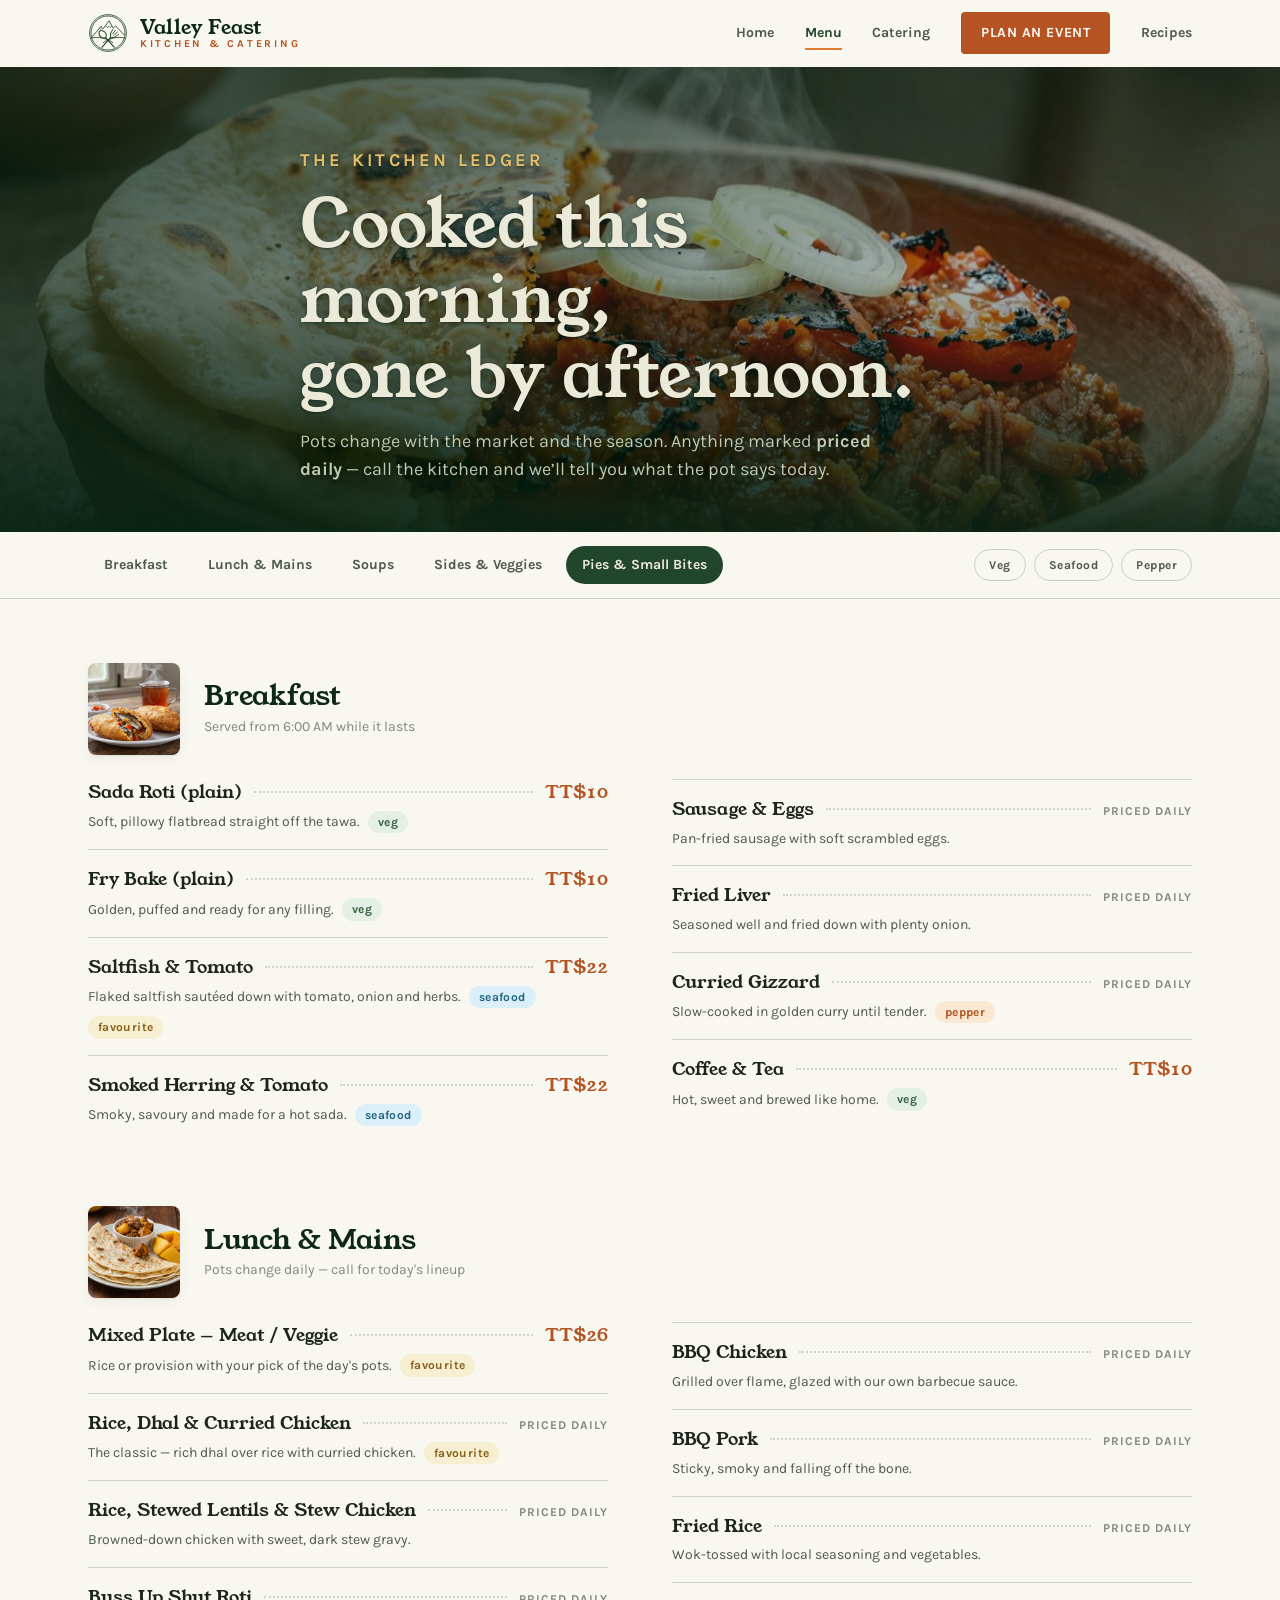
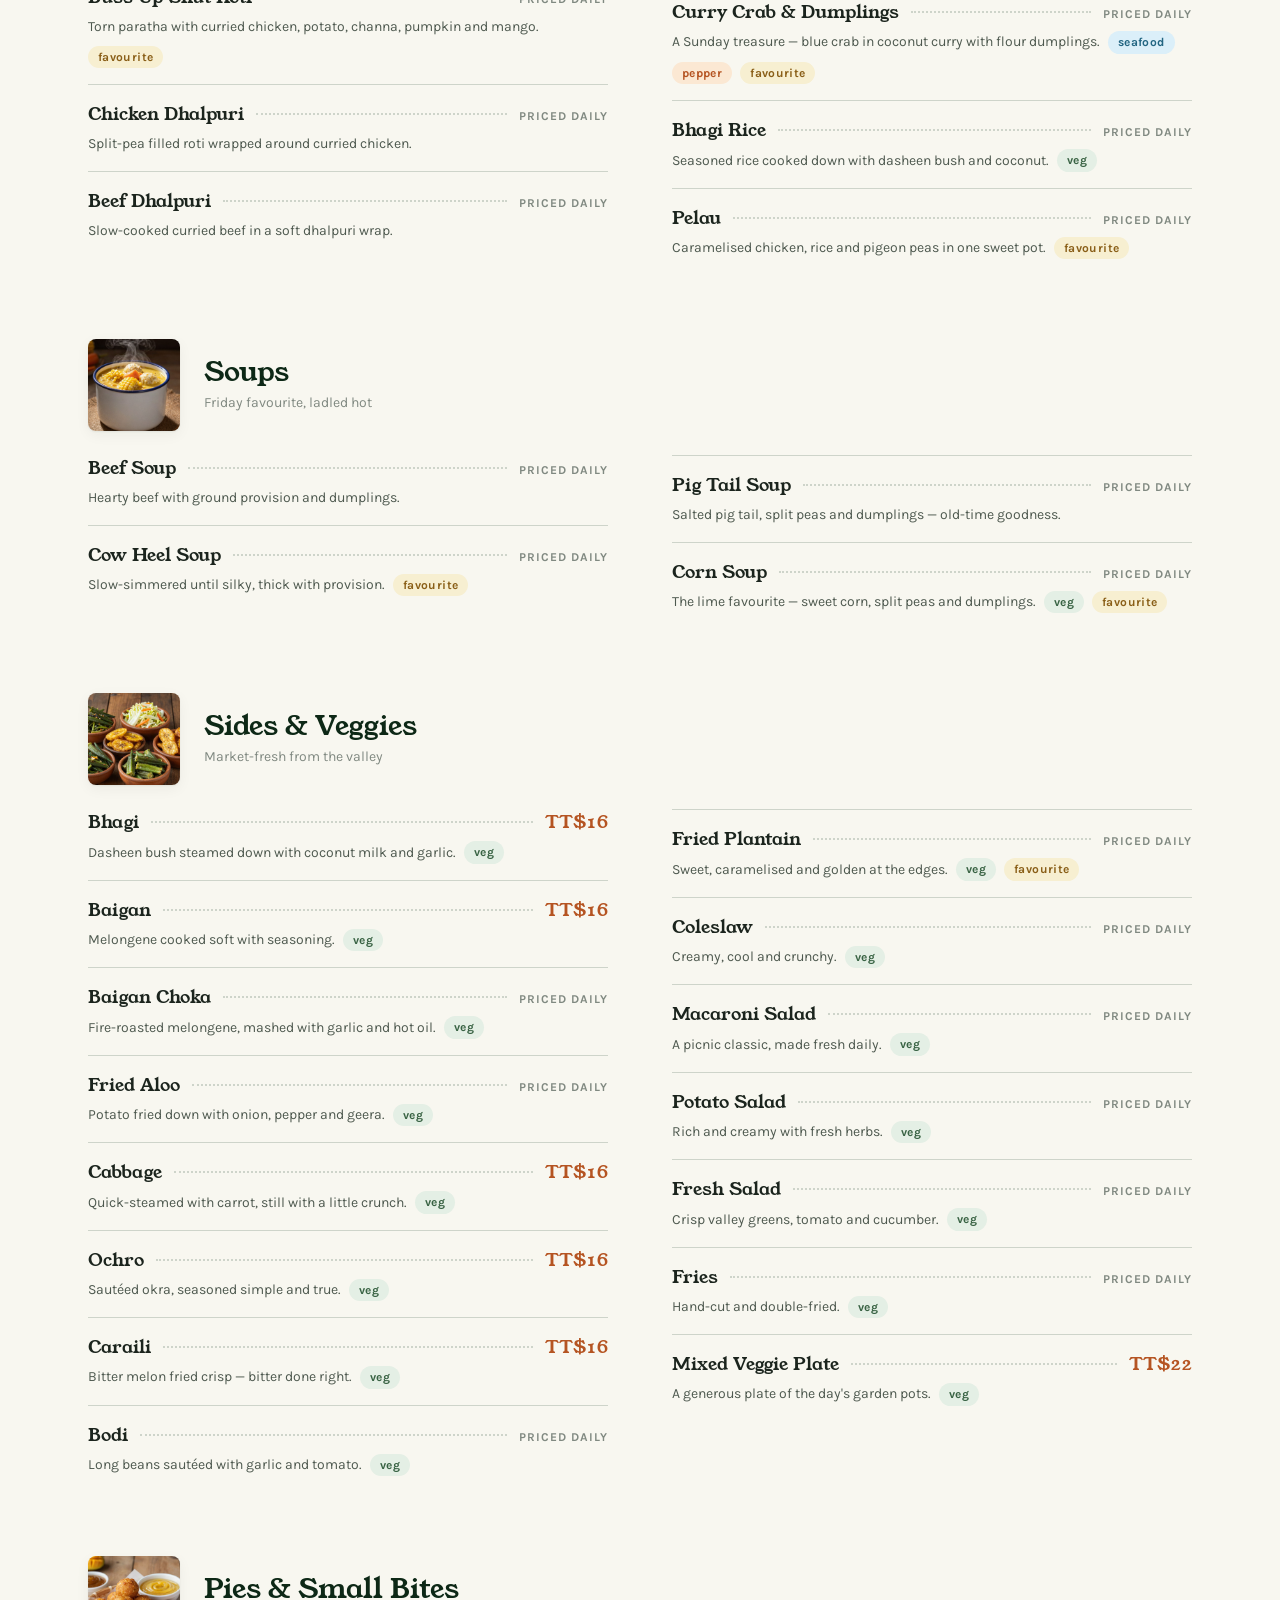
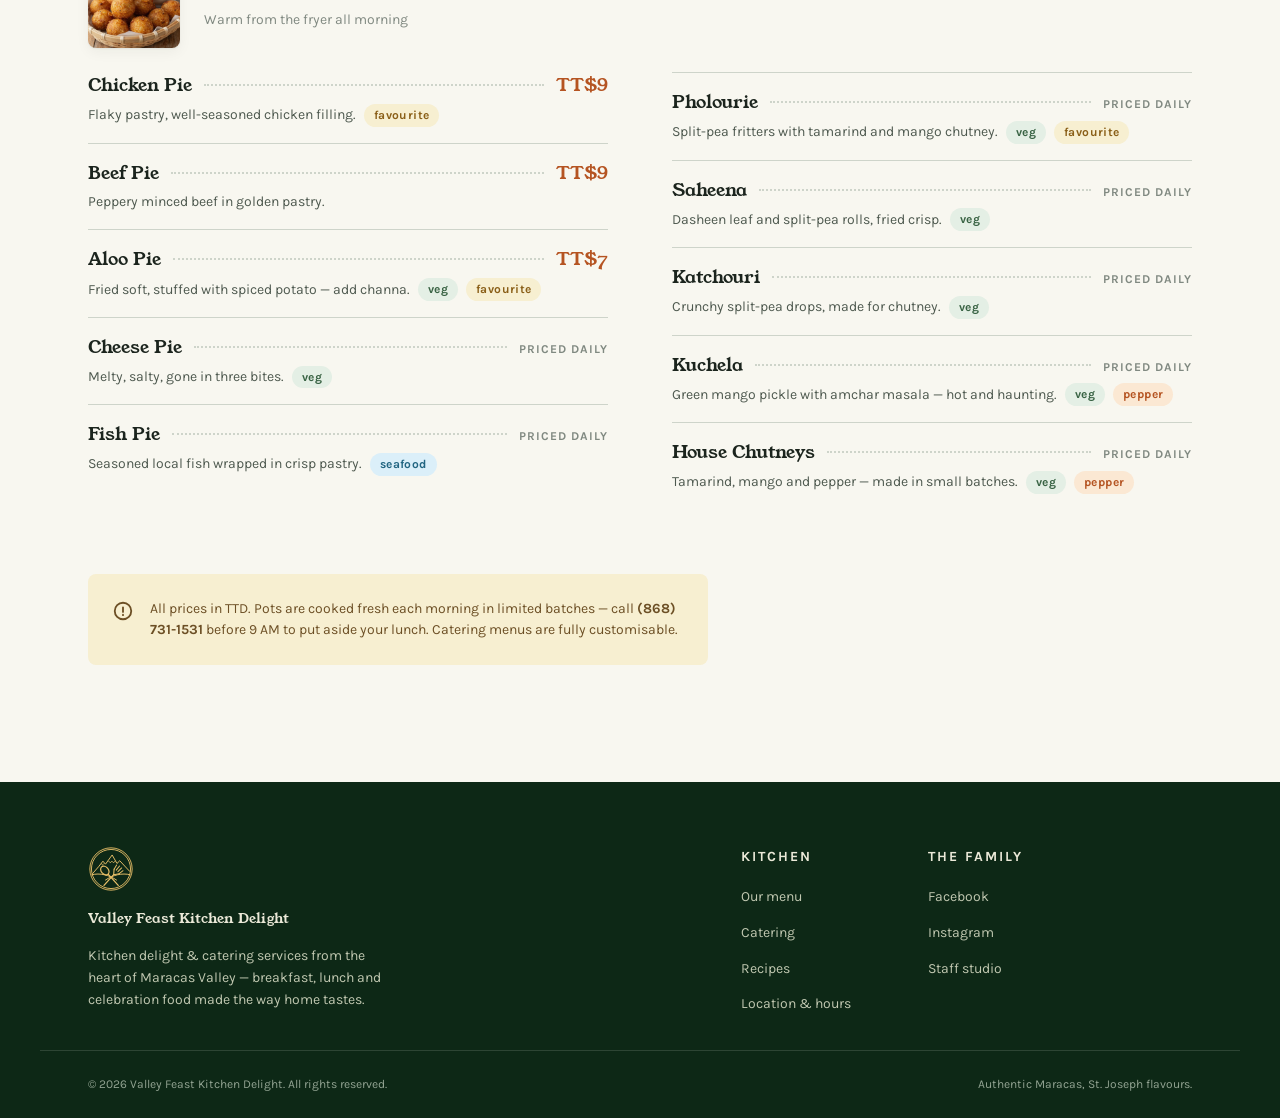
<file: menu.html>
<!DOCTYPE html>
<html lang="en">
<head>
<meta charset="utf-8">
<meta name="viewport" content="width=device-width, initial-scale=1.0">
<title>The Menu — Valley Feast Kitchen Delight</title>
<meta name="description" content="Breakfast, lunch, soups, sides and small bites from Valley Feast in Maracas, St. Joseph. Sada roti, buss up shut, pelau, curry crab and more.">
<link rel="preconnect" href="https://fonts.googleapis.com">
<link rel="preconnect" href="https://fonts.gstatic.com" crossorigin>
<link href="https://fonts.googleapis.com/css2?family=Young+Serif&family=Karla:wght@400;500;700;800&display=swap" rel="stylesheet">
<link rel="stylesheet" href="assets/css/tokens.css">
<link rel="stylesheet" href="assets/css/site.css">
<link rel="icon" type="image/svg+xml" href="assets/img/favicon.svg">
</head>
<body class="menu-page">

<header class="site-header" id="siteHeader">
  <div class="wrap site-header__inner">
    <a class="brand" href="index.html" aria-label="Valley Feast home">
      <svg class="brand__mark" viewBox="0 0 100 100" fill="none" aria-hidden="true">
        <circle cx="50" cy="50" r="46" stroke="currentColor" stroke-width="2"/>
        <circle cx="50" cy="50" r="42.5" stroke="currentColor" stroke-width="2"/>
        <path d="M9.5 60.5 L23 45 L32.5 33 L38 39.5 L52.5 19.5 L63 38 L69 32 L90.5 55" stroke="currentColor" stroke-width="2.1" stroke-linejoin="round" stroke-linecap="round"/>
        <path d="M45 33 l3.5 3.5 l3.5 -3.5 l3.5 3.5 l3.5 -3.5" stroke="currentColor" stroke-width="1.8" stroke-linejoin="round" stroke-linecap="round"/>
        <path d="M29 38.5 l2.6 2.6 l2.6 -2.6" stroke="currentColor" stroke-width="1.6" stroke-linejoin="round" stroke-linecap="round"/>
        <path d="M8.5 62.5 C 26 58, 46 63, 62 74 M91.5 62.5 C 74 58, 54 63, 38 74" stroke="currentColor" stroke-width="2.1" stroke-linecap="round"/>
        <g transform="translate(48 66) rotate(-42)">
          <ellipse cx="0" cy="-17" rx="7.8" ry="10.6" stroke="currentColor" stroke-width="2.6"/>
          <path d="M0 -6.4 V 26.5" stroke="currentColor" stroke-width="2.8" stroke-linecap="round"/>
        </g>
        <g transform="translate(52.5 66) rotate(42)">
          <path d="M0 -5 L-7.4 -14.5 M0 -5 L7.4 -14.5" stroke="currentColor" stroke-width="2.3" stroke-linecap="round"/>
          <path d="M-7.4 -14.5 L-9.4 -25 M-2.5 -16 L-3.1 -27.5 M2.5 -16 L3.1 -27.5 M7.4 -14.5 L9.4 -25" stroke="currentColor" stroke-width="2.1" stroke-linecap="round"/>
          <path d="M0 -5 V 26.5" stroke="currentColor" stroke-width="2.8" stroke-linecap="round"/>
        </g>
      </svg>
      <span class="brand__text">
        <span class="brand__name">Valley Feast</span>
        <span class="brand__sub">Kitchen &amp; Catering</span>
      </span>
    </a>
    <button class="nav-toggle" id="navToggle" aria-expanded="false" aria-controls="siteNav" aria-label="Open menu">
      <svg width="24" height="24" viewBox="0 0 24 24" fill="none" aria-hidden="true"><path d="M4 7h16M4 12h16M4 17h16" stroke="currentColor" stroke-width="2.2" stroke-linecap="round"/></svg>
    </button>
    <nav class="site-nav" id="siteNav" aria-label="Main">
      <a href="index.html">Home</a>
      <a href="menu.html" aria-current="page">Menu</a>
      <a href="catering.html">Catering</a>
      <a class="btn btn--spice" href="catering.html#quote">Plan an Event</a>
      <a href="recipes.html">Recipes</a>
    </nav>
  </div>
</header>

<main>
  <section class="page-hero">
    <div class="page-hero__media">
      <img src="assets/img/sada-choka.jpg" alt="Sada roti with fire-roasted tomato choka" fetchpriority="high">
    </div>
    <div class="wrap page-hero__content">
      <p class="eyebrow">The kitchen ledger</p>
      <h1>Cooked this morning,<br>gone by afternoon.</h1>
      <p>Pots change with the market and the season. Anything marked <strong>priced daily</strong> — call the kitchen and we’ll tell you what the pot says today.</p>
    </div>
  </section>

  <div class="menu-toolbar">
    <div class="wrap menu-toolbar__inner">
      <nav class="menu-cats" id="menuCats" aria-label="Menu categories"></nav>
      <div class="menu-filters" role="group" aria-label="Dietary filters">
        <button type="button" data-filter="veg">Veg</button>
        <button type="button" data-filter="seafood">Seafood</button>
        <button type="button" data-filter="spicy">Pepper</button>
      </div>
    </div>
  </div>

  <div id="menuRoot"></div>

  <div class="wrap">
    <aside class="menu-note reveal">
      <svg width="22" height="22" viewBox="0 0 24 24" fill="none" style="flex:none; margin-top:2px" aria-hidden="true"><circle cx="12" cy="12" r="9" stroke="currentColor" stroke-width="2"/><path d="M12 8v5M12 16v.5" stroke="currentColor" stroke-width="2" stroke-linecap="round"/></svg>
      <span>All prices in TTD. Pots are cooked fresh each morning in limited batches — call <strong data-vf="phone">(868) 731-1531</strong> before 9 AM to put aside your lunch. Catering menus are fully customisable.</span>
    </aside>
  </div>
</main>

<footer class="site-footer">
  <div class="wrap site-footer__inner">
    <div class="site-footer__brand">
      <svg class="brand__mark" viewBox="0 0 100 100" fill="none" aria-hidden="true">
        <circle cx="50" cy="50" r="46" stroke="currentColor" stroke-width="2"/>
        <circle cx="50" cy="50" r="42.5" stroke="currentColor" stroke-width="2"/>
        <path d="M9.5 60.5 L23 45 L32.5 33 L38 39.5 L52.5 19.5 L63 38 L69 32 L90.5 55" stroke="currentColor" stroke-width="2.1" stroke-linejoin="round" stroke-linecap="round"/>
        <path d="M45 33 l3.5 3.5 l3.5 -3.5 l3.5 3.5 l3.5 -3.5" stroke="currentColor" stroke-width="1.8" stroke-linejoin="round" stroke-linecap="round"/>
        <path d="M29 38.5 l2.6 2.6 l2.6 -2.6" stroke="currentColor" stroke-width="1.6" stroke-linejoin="round" stroke-linecap="round"/>
        <path d="M8.5 62.5 C 26 58, 46 63, 62 74 M91.5 62.5 C 74 58, 54 63, 38 74" stroke="currentColor" stroke-width="2.1" stroke-linecap="round"/>
        <g transform="translate(48 66) rotate(-42)">
          <ellipse cx="0" cy="-17" rx="7.8" ry="10.6" stroke="currentColor" stroke-width="2.6"/>
          <path d="M0 -6.4 V 26.5" stroke="currentColor" stroke-width="2.8" stroke-linecap="round"/>
        </g>
        <g transform="translate(52.5 66) rotate(42)">
          <path d="M0 -5 L-7.4 -14.5 M0 -5 L7.4 -14.5" stroke="currentColor" stroke-width="2.3" stroke-linecap="round"/>
          <path d="M-7.4 -14.5 L-9.4 -25 M-2.5 -16 L-3.1 -27.5 M2.5 -16 L3.1 -27.5 M7.4 -14.5 L9.4 -25" stroke="currentColor" stroke-width="2.1" stroke-linecap="round"/>
          <path d="M0 -5 V 26.5" stroke="currentColor" stroke-width="2.8" stroke-linecap="round"/>
        </g>
      </svg>
      <p class="site-footer__wordmark">Valley Feast Kitchen Delight</p>
      <p data-vf="blurb">Kitchen delight &amp; catering services from the heart of Maracas Valley.</p>
    </div>
    <nav class="site-footer__nav1" aria-label="Site">
      <strong>Kitchen</strong>
      <a href="menu.html">Our menu</a>
      <a href="catering.html">Catering</a>
      <a href="recipes.html">Recipes</a>
      <a href="index.html#visit">Location &amp; hours</a>
    </nav>
    <nav class="site-footer__nav2" aria-label="More">
      <strong>The family</strong>
      <a data-vf-href="facebook" href="#" target="_blank" rel="noopener">Facebook</a>
      <a data-vf-href="instagram" href="#" target="_blank" rel="noopener">Instagram</a>
      <a href="admin/index.html">Staff studio</a>
    </nav>
  </div>
  <div class="wrap site-footer__legal">
    <span>© <span id="year"></span> Valley Feast Kitchen Delight. All rights reserved.</span>
    <span>Authentic Maracas, St. Joseph flavours.</span>
  </div>
</footer>

<script src="data/menu-data.js"></script>
<script src="assets/js/store.js"></script>
<script src="assets/js/site.js"></script>
</body>
</html>
</file>
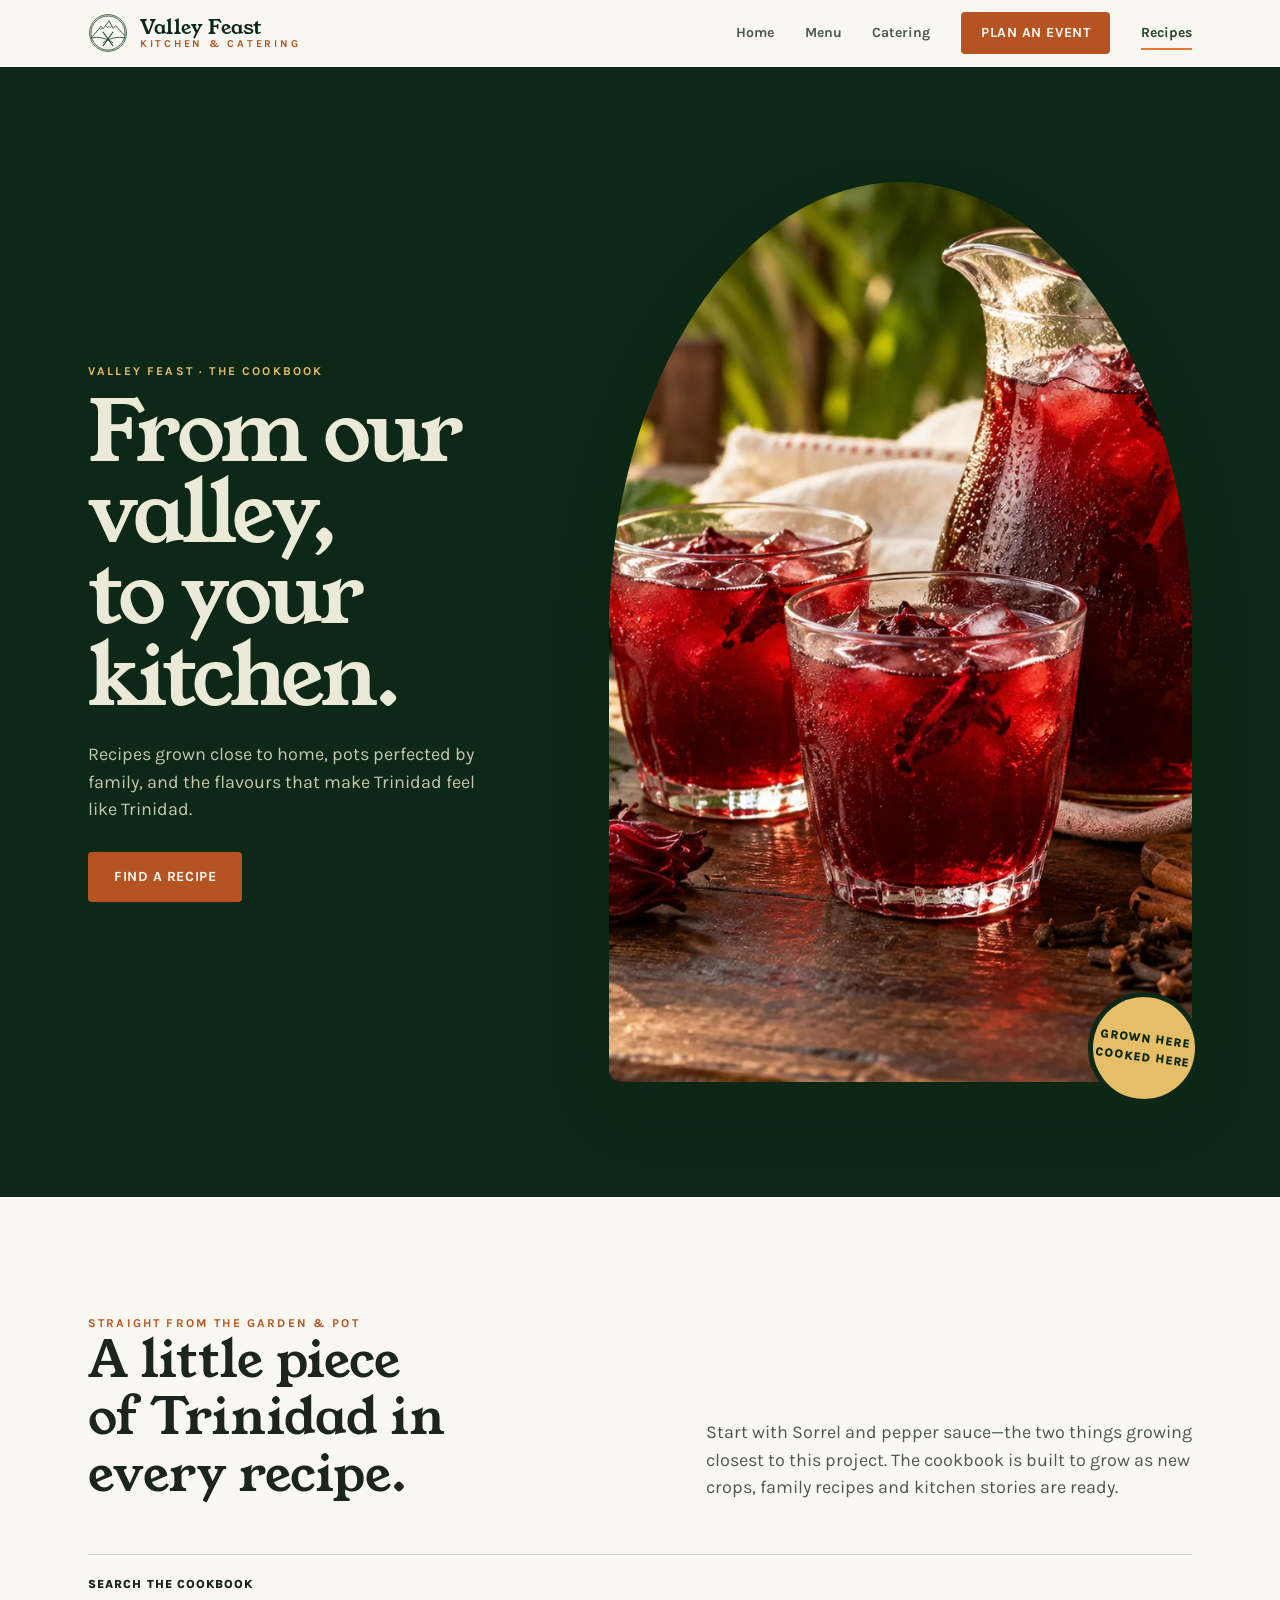
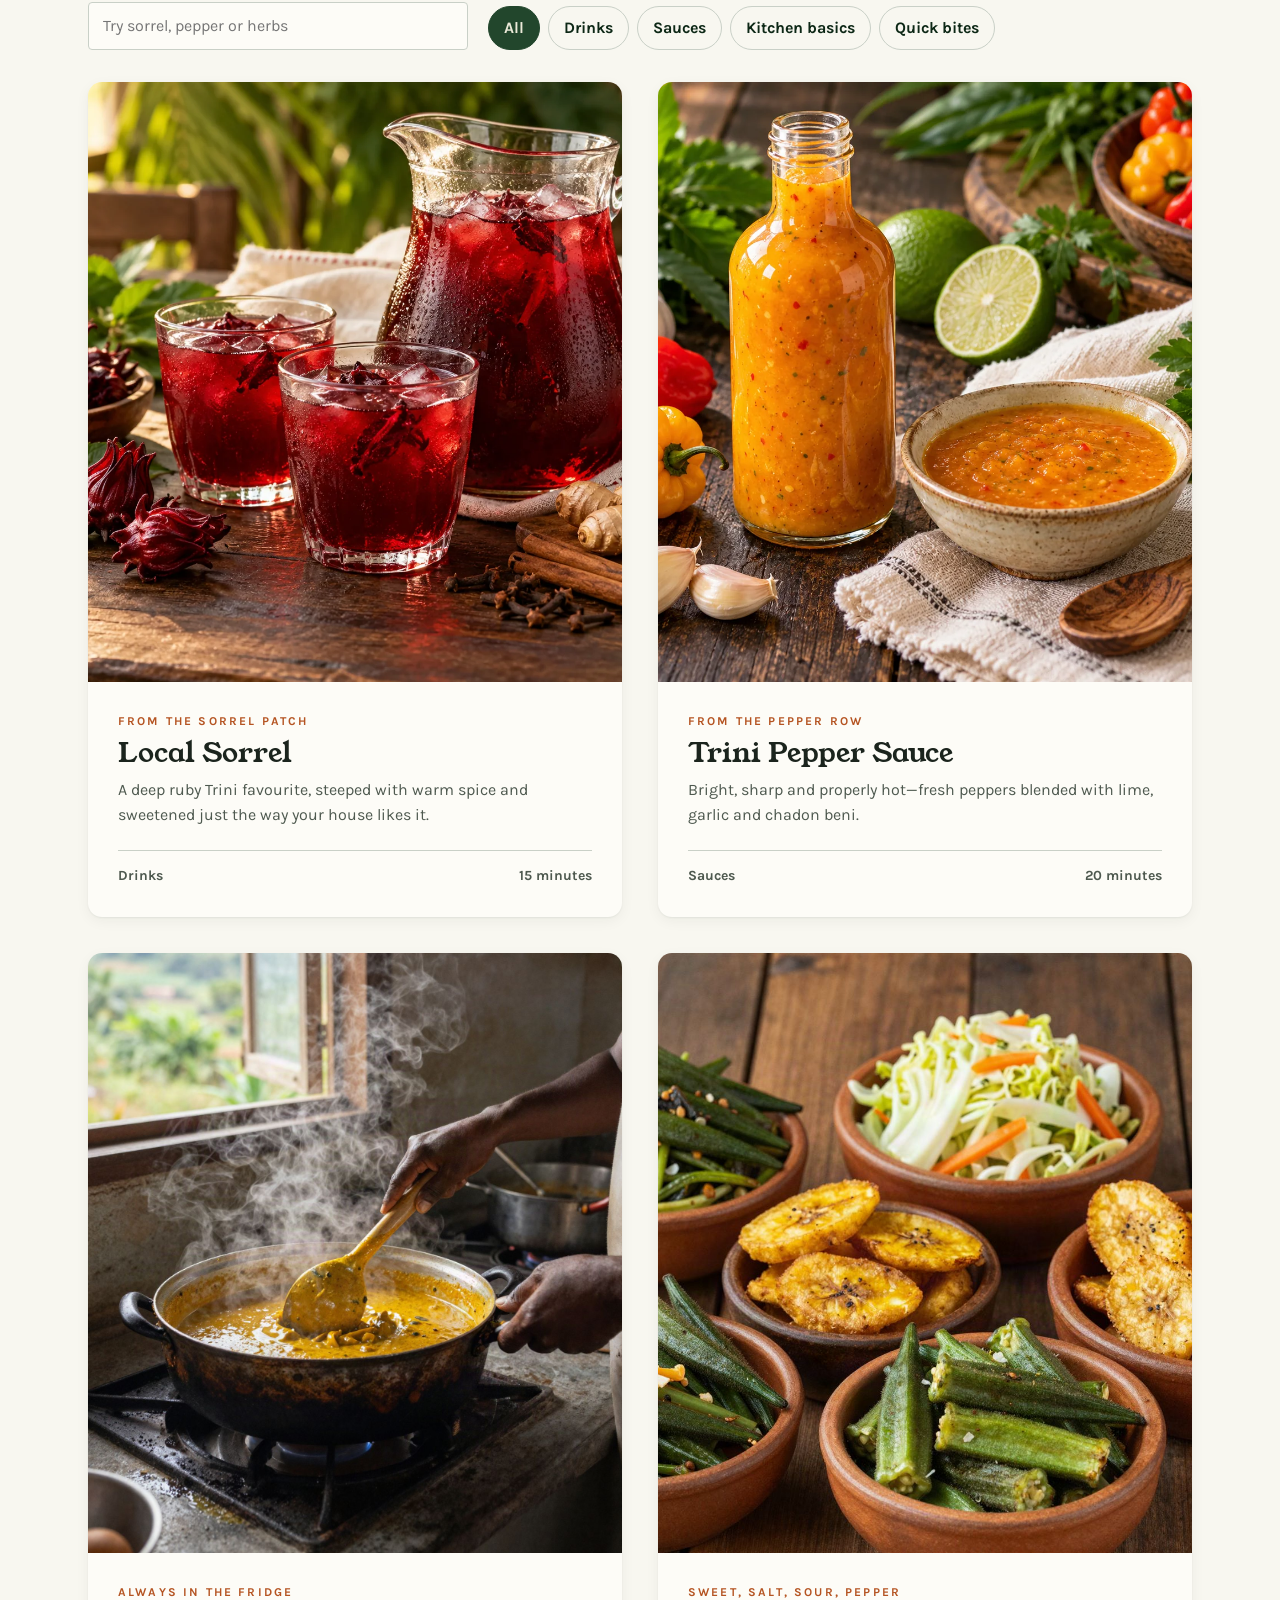
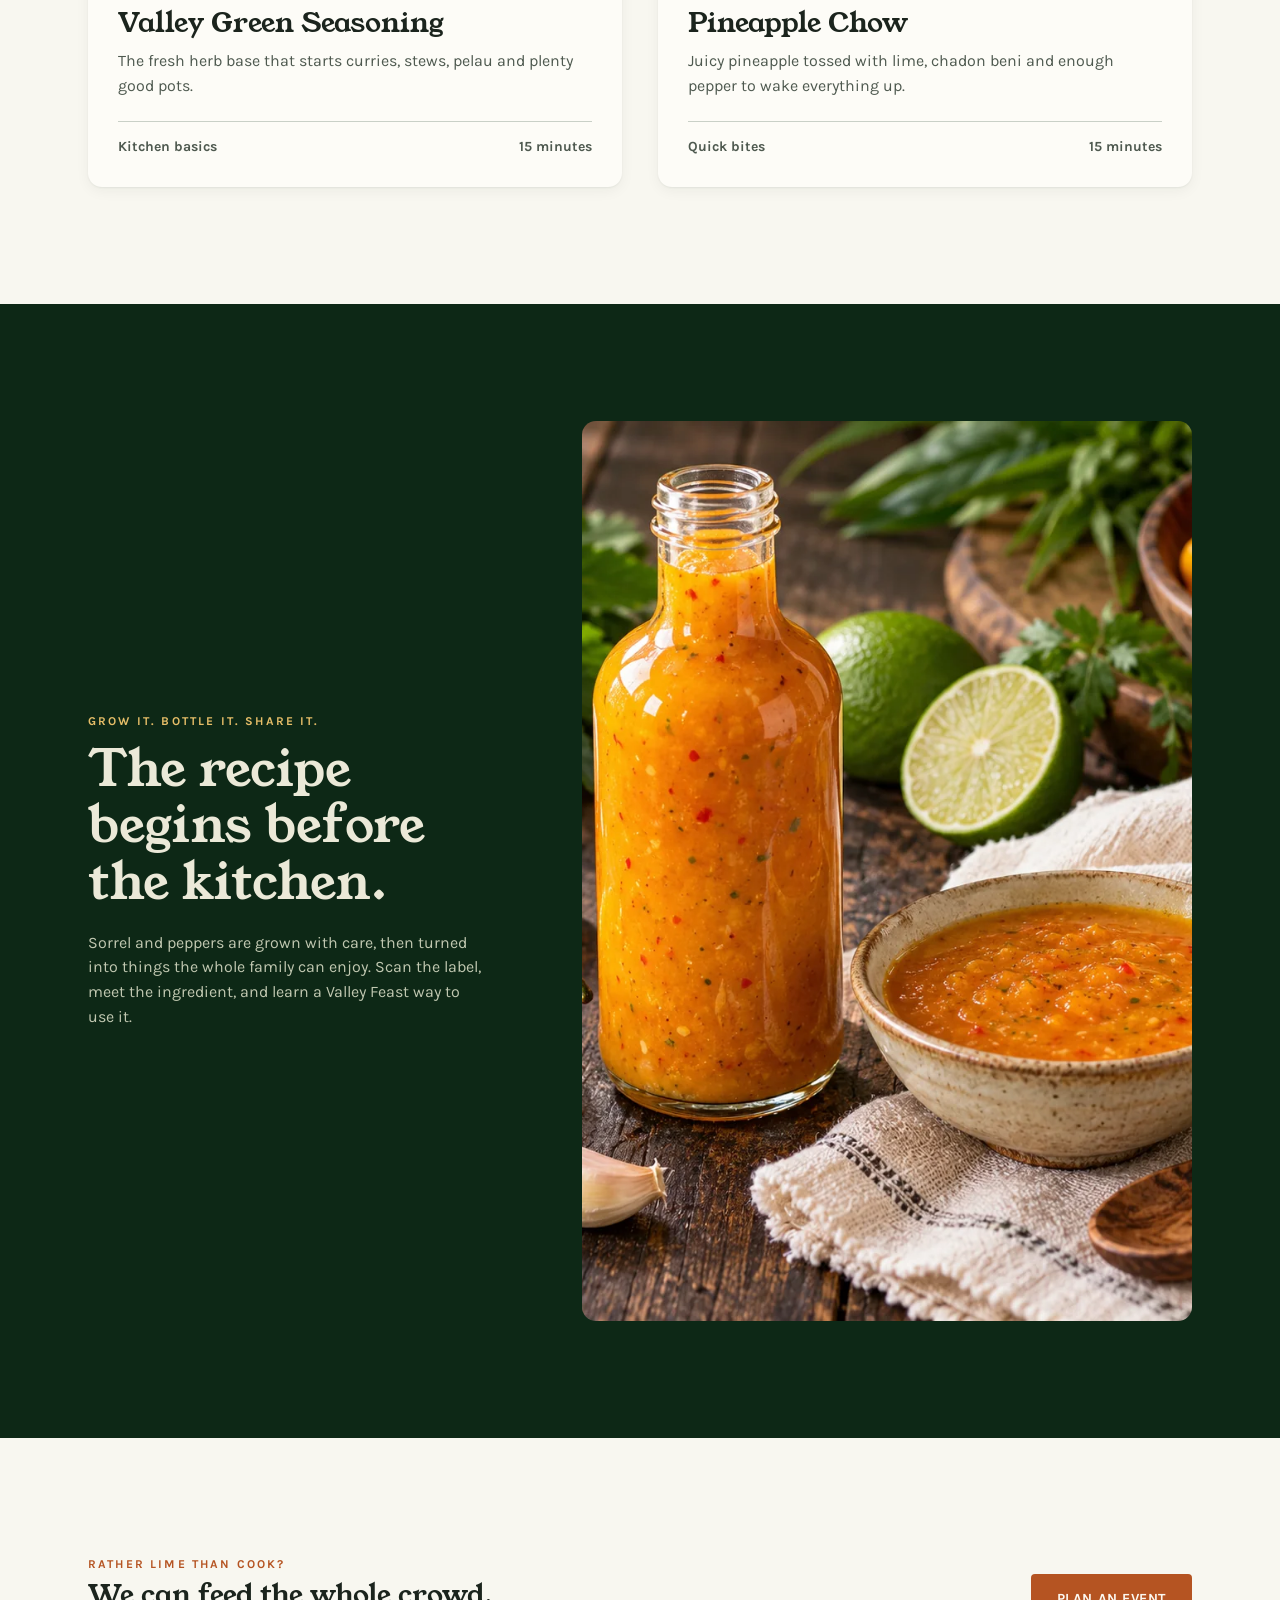
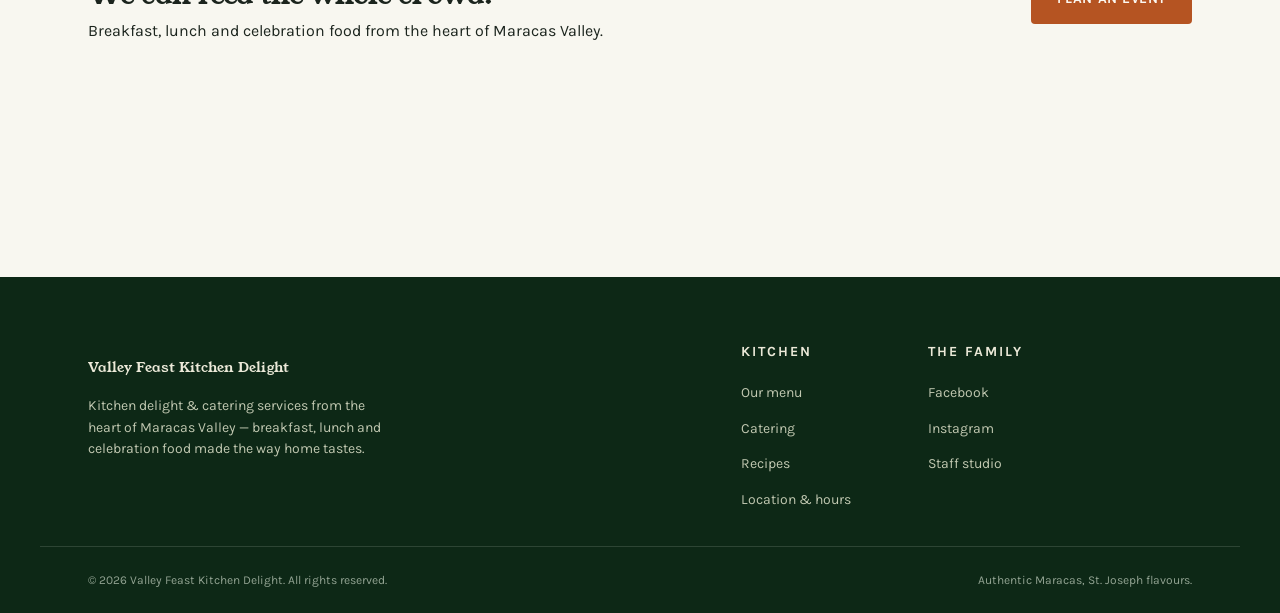
<file: recipes.html>
<!DOCTYPE html>
<html lang="en">
<head>
<meta charset="utf-8"><meta name="viewport" content="width=device-width, initial-scale=1.0">
<title>The Valley Cookbook — Valley Feast Kitchen Delight</title>
<meta name="description" content="Cook authentic Trini recipes from Valley Feast Kitchen in Maracas Valley, including local Sorrel, pepper sauce, green seasoning and chow.">
<meta name="theme-color" content="#2a4a32"><link rel="canonical" href="https://www.valleyfeastkitchen.com/recipes.html">
<meta property="og:type" content="website"><meta property="og:title" content="The Valley Cookbook — Valley Feast Kitchen Delight"><meta property="og:description" content="From our valley to your kitchen: local ingredients, Trini recipes and family kitchen knowledge."><meta property="og:image" content="https://www.valleyfeastkitchen.com/assets/img/recipe-sorrel.webp">
<link rel="preconnect" href="https://fonts.googleapis.com"><link rel="preconnect" href="https://fonts.gstatic.com" crossorigin><link href="https://fonts.googleapis.com/css2?family=Young+Serif&family=Karla:wght@400;500;700;800&display=swap" rel="stylesheet">
<link rel="stylesheet" href="assets/css/tokens.css"><link rel="stylesheet" href="assets/css/site.css"><link rel="icon" type="image/svg+xml" href="assets/img/favicon.svg">
<script id="recipeSchema" type="application/ld+json">{"@context":"https://schema.org","@type":"CollectionPage","name":"The Valley Cookbook","description":"Trinidadian recipes from Valley Feast Kitchen Delight in Maracas Valley."}</script>
</head>
<body class="recipes">
<a class="skip-link" href="#main">Skip to recipes</a>
<header class="site-header" id="siteHeader"><div class="wrap site-header__inner">
  <a class="brand" href="index.html" aria-label="Valley Feast home"><svg class="brand__mark" viewBox="0 0 100 100" fill="none" aria-hidden="true"><circle cx="50" cy="50" r="46" stroke="currentColor" stroke-width="2"/><circle cx="50" cy="50" r="42.5" stroke="currentColor" stroke-width="2"/><path d="M9.5 60.5 L23 45 L32.5 33 L38 39.5 L52.5 19.5 L63 38 L69 32 L90.5 55" stroke="currentColor" stroke-width="2.1" stroke-linejoin="round" stroke-linecap="round"/><path d="M45 33 l3.5 3.5 l3.5 -3.5 l3.5 3.5 l3.5 -3.5M29 38.5 l2.6 2.6 l2.6 -2.6" stroke="currentColor" stroke-width="1.8" stroke-linejoin="round" stroke-linecap="round"/><path d="M8.5 62.5 C 26 58, 46 63, 62 74 M91.5 62.5 C 74 58, 54 63, 38 74" stroke="currentColor" stroke-width="2.1" stroke-linecap="round"/><path d="M38 48 L62 82M62 48 L38 82" stroke="currentColor" stroke-width="2.8" stroke-linecap="round"/></svg><span class="brand__text"><span class="brand__name">Valley Feast</span><span class="brand__sub">Kitchen &amp; Catering</span></span></a>
  <button class="nav-toggle" id="navToggle" aria-expanded="false" aria-controls="siteNav" aria-label="Open menu"><svg width="24" height="24" viewBox="0 0 24 24" fill="none" aria-hidden="true"><path d="M4 7h16M4 12h16M4 17h16" stroke="currentColor" stroke-width="2.2" stroke-linecap="round"/></svg></button>
  <nav class="site-nav" id="siteNav" aria-label="Main"><a href="index.html">Home</a><a href="menu.html">Menu</a><a href="catering.html">Catering</a><a class="btn btn--spice" href="catering.html#quote">Plan an Event</a><a href="recipes.html" aria-current="page">Recipes</a></nav>
</div></header>
<main id="main">
  <div data-cookbook>
    <section class="cookbook-hero"><div class="wrap cookbook-hero__inner"><div class="cookbook-hero__copy"><p class="eyebrow">Valley Feast · The Cookbook</p><h1>From our valley,<br>to your kitchen.</h1><p>Recipes grown close to home, pots perfected by family, and the flavours that make Trinidad feel like Trinidad.</p><a class="btn btn--spice" href="#recipeCollection">Find a recipe</a></div><div class="cookbook-hero__media"><img src="assets/img/recipe-sorrel.webp" alt="A pitcher and glasses of ruby-red local sorrel" width="1200" height="900"><span class="cookbook-hero__stamp">Grown here<br>Cooked here</span></div></div></section>
    <section class="cookbook-intro wrap" id="recipeCollection"><div><p class="eyebrow">Straight from the garden &amp; pot</p><h2>A little piece of Trinidad in every recipe.</h2></div><p>Start with Sorrel and pepper sauce—the two things growing closest to this project. The cookbook is built to grow as new crops, family recipes and kitchen stories are ready.</p></section>
    <section class="cookbook-browser wrap" aria-label="Recipe collection"><div class="cookbook-tools"><label class="recipe-search"><span>Search the cookbook</span><input type="search" data-recipe-search placeholder="Try sorrel, pepper or herbs" autocomplete="off"></label><div class="recipe-filters" data-recipe-filters aria-label="Filter by category"></div></div><div class="cookbook-grid" data-recipe-grid aria-live="polite"></div></section>
    <section class="grow-story"><div class="wrap grow-story__inner"><div><p class="eyebrow">Grow it. Bottle it. Share it.</p><h2>The recipe begins before the kitchen.</h2><p>Sorrel and peppers are grown with care, then turned into things the whole family can enjoy. Scan the label, meet the ingredient, and learn a Valley Feast way to use it.</p></div><img src="assets/img/recipe-pepper-sauce.webp" alt="Fresh peppers, lime and herbs beside a bottle of golden pepper sauce" width="1200" height="900" loading="lazy"></div></section>
    <section class="cookbook-cta wrap"><div><p class="eyebrow">Rather lime than cook?</p><h2>We can feed the whole crowd.</h2><p>Breakfast, lunch and celebration food from the heart of Maracas Valley.</p></div><a class="btn btn--spice" href="catering.html#quote">Plan an event</a></section>
  </div>
  <div class="wrap" data-recipe-detail hidden></div>
</main>
<footer class="site-footer"><div class="wrap site-footer__inner"><div class="site-footer__brand"><p class="site-footer__wordmark">Valley Feast Kitchen Delight</p><p data-vf="blurb">Kitchen delight &amp; catering services from the heart of Maracas Valley.</p></div><nav class="site-footer__nav1" aria-label="Site"><strong>Kitchen</strong><a href="menu.html">Our menu</a><a href="catering.html">Catering</a><a href="recipes.html">Recipes</a><a href="index.html#visit">Location &amp; hours</a></nav><nav class="site-footer__nav2" aria-label="More"><strong>The family</strong><a data-vf-href="facebook" href="#" target="_blank" rel="noopener">Facebook</a><a data-vf-href="instagram" href="#" target="_blank" rel="noopener">Instagram</a><a href="admin/index.html">Staff studio</a></nav></div><div class="wrap site-footer__legal"><span>© <span id="year"></span> Valley Feast Kitchen Delight. All rights reserved.</span><span>Authentic Maracas, St. Joseph flavours.</span></div></footer>
<script src="data/menu-data.js"></script><script src="assets/js/store.js"></script><script src="data/recipes-data.js"></script><script src="assets/js/site.js"></script><script src="assets/js/recipes.js"></script>
</body></html>
</file>
<file: assets/css/tokens.css>
/* ============================================================
   Valley Feast — Antilles Hearth design tokens
   Shared by the public site and the admin studio.
   ============================================================ */

@font-face { font-family: 'YoungSerif-Fallback'; src: local('Georgia'); size-adjust: 108%; ascent-override: 92%; }
@font-face { font-family: 'Karla-Fallback'; src: local('Arial'); size-adjust: 99%; }

:root {
  /* ---- Color · matched to the Valley Feast logo ---- */
  --green-ink:   oklch(25% 0.048 152);   /* deepest forest — headers, footer */
  --green-deep:  oklch(36% 0.062 151);   /* the logo green — primary surfaces */
  --green-mid:   oklch(46% 0.07 151);    /* hover, secondary emphasis */
  --green-soft:  oklch(88% 0.035 150);   /* tinted containers */
  --green-mist:  oklch(94% 0.018 148);   /* palest green wash */

  --cream:       oklch(97.5% 0.009 95);  /* page background — warm parchment */
  --cream-deep:  oklch(94.5% 0.014 92);  /* raised paper */
  --cream-card:  oklch(99% 0.006 95);    /* lightest card */

  --ink:         oklch(25% 0.02 150);    /* body text — green-tinted charcoal */
  --ink-soft:    oklch(45% 0.02 150);    /* secondary text */
  --ink-faint:   oklch(62% 0.015 148);   /* metadata, captions */

  --spice:       oklch(69% 0.155 52);    /* burnt orange — the accent. use sparingly */
  --spice-deep:  oklch(56% 0.14 45);
  --spice-wash:  oklch(94% 0.035 70);    /* chip backgrounds */
  --gold:        oklch(82% 0.115 85);
  --gold-wash:   oklch(95% 0.04 95);

  --on-green:       oklch(93% 0.022 100); /* the logo cream, on deep green */
  --on-green-soft:  oklch(82% 0.032 120);

  --line:        oklch(85% 0.015 140);   /* hairlines */
  --line-green:  oklch(30% 0.055 153 / .18); /* ledger rules */

  /* ---- Type ---- */
  --font-display: 'Young Serif', 'YoungSerif-Fallback', Georgia, serif;
  --font-body: 'Karla', 'Karla-Fallback', 'Segoe UI', sans-serif;

  --text-xs: 0.75rem;
  --text-sm: 0.875rem;
  --text-base: 1rem;
  --text-md: 1.125rem;
  --text-lg: 1.333rem;
  --text-xl: 1.777rem;
  --text-2xl: clamp(2rem, 1.45rem + 2.2vw, 3.16rem);
  --text-hero: clamp(2.75rem, 1.6rem + 4.6vw, 5.4rem);

  /* ---- Space · 4pt scale ---- */
  --sp-2xs: 4px;  --sp-xs: 8px;   --sp-sm: 12px;  --sp-md: 16px;
  --sp-lg: 24px;  --sp-xl: 32px;  --sp-2xl: 48px; --sp-3xl: 64px;
  --sp-4xl: 96px; --sp-5xl: 128px;
  --section-gap: clamp(72px, 6vw + 40px, 128px);
  --gutter: clamp(20px, 4vw, 48px);

  /* ---- Shape ---- */
  --r-sm: 4px;      /* buttons — “hand-trimmed” */
  --r-md: 8px;      /* images, cards */
  --r-lg: 14px;

  /* ---- Motion ---- */
  --ease-out: cubic-bezier(0.25, 1, 0.5, 1);      /* quart */
  --ease-out-expo: cubic-bezier(0.16, 1, 0.3, 1);
  --ease-in-out: cubic-bezier(0.65, 0, 0.35, 1);
  --t-fast: 140ms;
  --t-med: 280ms;
  --t-slow: 520ms;

  /* ---- Elevation · soft & long, barely-there ---- */
  --shadow-sm: 0 1px 2px oklch(25% 0.03 150 / .06), 0 4px 14px oklch(25% 0.03 150 / .05);
  --shadow-md: 0 2px 4px oklch(25% 0.03 150 / .07), 0 14px 34px oklch(25% 0.03 150 / .09);
  --shadow-lg: 0 4px 8px oklch(25% 0.03 150 / .08), 0 28px 60px oklch(25% 0.03 150 / .13);
}

/* ============ Reset ============ */
*, *::before, *::after { box-sizing: border-box; }
* { margin: 0; }
html { scroll-behavior: smooth; }
body {
  background: var(--cream);
  color: var(--ink);
  font-family: var(--font-body);
  font-size: var(--text-base);
  line-height: 1.55;
  -webkit-font-smoothing: antialiased;
  font-kerning: normal;
}
img, svg, video { display: block; max-width: 100%; }
input, button, textarea, select { font: inherit; color: inherit; }
h1, h2, h3, h4 { font-family: var(--font-display); font-weight: 400; line-height: 1.12; text-wrap: balance; }
p { text-wrap: pretty; }
a { color: inherit; }
:focus-visible { outline: 2px solid var(--spice); outline-offset: 3px; border-radius: 2px; }

::selection { background: var(--green-deep); color: var(--on-green); }

/* ============ Shared primitives ============ */
.wrap { max-width: 1200px; margin-inline: auto; padding-inline: var(--gutter); }

.eyebrow {
  font-size: var(--text-xs);
  font-weight: 700;
  letter-spacing: 0.18em;
  text-transform: uppercase;
  color: var(--spice-deep);
}

.btn {
  display: inline-flex; align-items: center; gap: var(--sp-xs);
  padding: 14px 26px;
  border: 0; border-radius: var(--r-sm);
  background: var(--green-deep); color: var(--on-green);
  font-weight: 700; font-size: var(--text-sm);
  letter-spacing: 0.04em; text-transform: uppercase; text-decoration: none;
  cursor: pointer;
  transition: background var(--t-fast) var(--ease-out), transform var(--t-fast) var(--ease-out);
}
.btn:hover { background: var(--green-mid); }
.btn:active { transform: scale(0.98); }

.btn--spice { background: var(--spice-deep); color: oklch(98% 0.01 80); }
.btn--spice:hover { background: var(--spice); }

.btn--ghost {
  background: transparent; color: var(--green-deep);
  box-shadow: inset 0 0 0 1.5px currentColor;
}
.btn--ghost:hover { background: var(--green-mist); }

.btn--on-dark { background: var(--cream); color: var(--green-ink); }
.btn--on-dark:hover { background: var(--gold-wash); }

.chip {
  display: inline-flex; align-items: center; gap: 4px;
  padding: 2px 10px; border-radius: 999px;
  font-size: var(--text-xs); font-weight: 700; letter-spacing: 0.03em;
}
.chip--veg     { background: var(--green-mist); color: var(--green-mid); }
.chip--spicy   { background: var(--spice-wash); color: var(--spice-deep); }
.chip--seafood { background: oklch(94% 0.025 230); color: oklch(48% 0.08 230); }
.chip--popular { background: var(--gold-wash); color: oklch(52% 0.1 75); }

/* ============ Reveal-on-scroll ============ */
.reveal {
  opacity: 0;
  transform: translateY(26px);
  transition: opacity 640ms var(--ease-out), transform 640ms var(--ease-out);
  transition-delay: calc(var(--i, 0) * 70ms);
}
.reveal.is-in { opacity: 1; transform: none; }

@media (prefers-reduced-motion: reduce) {
  html { scroll-behavior: auto; }
  .reveal { transform: none; transition-duration: 1ms; }
  *, *::before, *::after { animation-duration: 0.01ms !important; transition-duration: 0.01ms !important; }
}
</file>
<file: assets/css/site.css>
/* ============================================================
   Valley Feast — public site
   index · menu · catering
   ============================================================ */

/* ================= Header ================= */
.site-header {
  position: sticky; top: 0; z-index: 40;
  background: color-mix(in oklab, var(--cream) 92%, transparent);
  backdrop-filter: blur(10px);
  border-bottom: 1px solid transparent;
  transition: border-color var(--t-med) var(--ease-out);
}
.site-header.is-scrolled { border-bottom-color: var(--line); }

.site-header__inner {
  display: flex; align-items: center; justify-content: space-between;
  gap: var(--sp-lg);
  padding-block: var(--sp-sm);
}

.brand { display: flex; align-items: center; gap: var(--sp-sm); text-decoration: none; }
.brand__mark { width: 40px; height: 40px; color: var(--green-deep); flex: none; }
.brand__text { display: flex; flex-direction: column; line-height: 1.05; }
.brand__name { font-family: var(--font-display); font-size: 1.24rem; color: var(--green-ink); letter-spacing: 0.01em; }
.brand__sub { font-size: 0.66rem; font-weight: 700; letter-spacing: 0.26em; text-transform: uppercase; color: var(--spice-deep); }

.site-nav { display: flex; align-items: center; gap: clamp(var(--sp-md), 2.4vw, var(--sp-xl)); }
.site-nav a:not(.btn) {
  position: relative;
  text-decoration: none; font-weight: 700; font-size: var(--text-sm);
  color: var(--ink-soft);
  padding-block: var(--sp-xs);
  transition: color var(--t-fast) var(--ease-out);
}
.site-nav a:not(.btn):hover, .site-nav a[aria-current="page"] { color: var(--green-deep); }
.site-nav a:not(.btn)::after {
  content: ''; position: absolute; left: 0; right: 100%; bottom: 2px; height: 2px;
  background: var(--spice); transition: right var(--t-med) var(--ease-out-expo);
}
.site-nav a:not(.btn):hover::after, .site-nav a[aria-current="page"]::after { right: 0; }
.site-nav .btn { padding: 10px 20px; }

.nav-toggle { display: none; }

@media (max-width: 760px) {
  .nav-toggle {
    display: grid; place-items: center;
    width: 44px; height: 44px;
    background: none; border: 0; cursor: pointer; color: var(--green-ink);
  }
  .site-nav {
    position: absolute; top: 100%; left: 0; right: 0;
    flex-direction: column; align-items: stretch; gap: 0;
    background: var(--cream);
    border-bottom: 1px solid var(--line);
    padding: var(--sp-xs) var(--gutter) var(--sp-lg);
    display: none;
  }
  .site-nav.is-open { display: flex; }
  .site-nav a:not(.btn) { padding: var(--sp-sm) 0; font-size: var(--text-base); }
  .site-nav .btn { margin-top: var(--sp-sm); justify-content: center; }
}

/* ================= Hero ================= */
.hero {
  position: relative;
  min-height: min(92svh, 880px);
  display: grid; align-items: end;
  color: var(--on-green);
  overflow: clip;
}
.hero__media { position: absolute; inset: 0; z-index: -1; }
.hero__media img {
  width: 100%; height: 100%; object-fit: cover;
  transform: scale(1.08);
  animation: hero-settle 2.6s var(--ease-out-expo) forwards;
}
@keyframes hero-settle { to { transform: scale(1.01); } }
.hero__media::after {
  content: ''; position: absolute; inset: 0;
  background:
    linear-gradient(78deg, oklch(23% 0.045 155 / .72) 0%, oklch(23% 0.045 155 / .3) 44%, oklch(23% 0.045 155 / 0) 72%),
    linear-gradient(180deg, oklch(23% 0.045 155 / .5) 0%, oklch(23% 0.045 155 / .1) 30%,
      oklch(23% 0.045 155 / .34) 55%, oklch(23% 0.045 155 / .94) 100%);
}
.hero__content { text-shadow: 0 1px 3px oklch(20% 0.04 155 / .5), 0 2px 26px oklch(20% 0.04 155 / .6); }
.hero__content { padding-block: var(--sp-4xl) var(--sp-3xl); }
.hero__content > * { max-width: 720px; }
.hero__eyebrow { color: var(--gold); }
.hero__title {
  font-size: var(--text-hero);
  margin-top: var(--sp-md);
  letter-spacing: -0.015em;
  line-height: 1.04;
}
.hero__title em { font-style: normal; color: var(--gold); }
.hero__lede {
  margin-top: var(--sp-lg);
  font-size: var(--text-md);
  line-height: 1.65;
  max-width: 52ch;
  color: var(--on-green-soft);
}
.hero__ctas { display: flex; flex-wrap: wrap; gap: var(--sp-sm); margin-top: var(--sp-xl); }

.hero__badge {
  position: absolute; right: var(--gutter); bottom: var(--sp-3xl);
  display: none;
  text-align: center;
  transform: rotate(6deg);
}
@media (min-width: 980px) { .hero__badge { display: block; } }
.hero__badge svg { width: 150px; height: 150px; }

/* staggered entrance */
.hero [data-stagger] { opacity: 0; transform: translateY(30px); animation: rise 800ms var(--ease-out-expo) forwards; }
.hero [data-stagger="1"] { animation-delay: 120ms; }
.hero [data-stagger="2"] { animation-delay: 240ms; }
.hero [data-stagger="3"] { animation-delay: 380ms; }
.hero [data-stagger="4"] { animation-delay: 520ms; }
@keyframes rise { to { opacity: 1; transform: none; } }

/* ================= Ticker ================= */
.ticker {
  background: var(--spice-deep);
  color: oklch(97% 0.02 80);
  overflow: hidden;
  padding-block: 10px;
  transform: rotate(-0.6deg) scale(1.01);
  margin-block: -6px;
  position: relative; z-index: 2;
  box-shadow: var(--shadow-sm);
}
.ticker__track {
  display: flex; gap: var(--sp-xl); width: max-content;
  animation: ticker 46s linear infinite;
  font-family: var(--font-display);
  font-size: var(--text-md);
  letter-spacing: 0.02em;
  white-space: nowrap;
}
.ticker:hover .ticker__track { animation-play-state: paused; }
.ticker__track span { display: inline-flex; align-items: center; gap: var(--sp-xl); }
@keyframes ticker { to { transform: translateX(-50%); } }
@media (prefers-reduced-motion: reduce) { .ticker__track { animation: none; } }

/* ================= Sections ================= */
.section { padding-block: var(--section-gap); }
.section--green { background: var(--green-ink); color: var(--on-green); }
.section--mist { background: var(--green-mist); }

.section-head { max-width: 640px; margin-bottom: var(--sp-2xl); }
.section-head--center { margin-inline: auto; text-align: center; }
.section-head h2 { font-size: var(--text-2xl); color: var(--green-ink); margin-top: var(--sp-sm); }
.section--green .section-head h2 { color: var(--on-green); }
.section-head p { margin-top: var(--sp-md); color: var(--ink-soft); font-size: var(--text-md); }
.section--green .section-head p { color: var(--on-green-soft); }

/* ================= Featured dishes (landing) ================= */
.pot-grid {
  display: grid; gap: var(--sp-lg);
  grid-template-columns: repeat(12, 1fr);
}
.dish-card {
  position: relative;
  grid-column: span 12;
  border-radius: var(--r-md);
  overflow: hidden;
  text-decoration: none;
  color: var(--on-green);
  background: var(--green-ink);
  min-height: 320px;
  display: grid; align-items: end;
  box-shadow: var(--shadow-sm);
  transition: box-shadow var(--t-med) var(--ease-out), transform var(--t-med) var(--ease-out);
}
.dish-card:hover { box-shadow: var(--shadow-md); transform: translateY(-4px); }
.dish-card__img { position: absolute; inset: 0; }
.dish-card__img img {
  width: 100%; height: 100%; object-fit: cover;
  transition: transform 900ms var(--ease-out);
}
.dish-card:hover .dish-card__img img { transform: scale(1.05); }
.dish-card__img::after {
  content: ''; position: absolute; inset: 0;
  background: linear-gradient(185deg, transparent 40%, oklch(23% 0.045 155 / .87) 92%);
}
.dish-card__body { position: relative; padding: var(--sp-lg); display: grid; gap: 6px; }
.dish-card__row { display: flex; align-items: baseline; justify-content: space-between; gap: var(--sp-md); }
.dish-card__name { font-family: var(--font-display); font-size: var(--text-lg); }
.dish-card__price { font-family: var(--font-display); font-size: var(--text-lg); color: var(--gold); white-space: nowrap; }
.dish-card__desc { color: var(--on-green-soft); font-size: var(--text-sm); max-width: 46ch; }

@media (min-width: 700px) {
  .dish-card--hero { grid-column: span 7; grid-row: span 2; min-height: 560px; }
  .dish-card--hero .dish-card__name { font-size: var(--text-xl); }
  .dish-card:not(.dish-card--hero) { grid-column: span 5; min-height: 268px; }
}

.pot-more { margin-top: var(--sp-xl); text-align: center; }

/* ================= Story ================= */
.story { display: grid; gap: var(--sp-2xl); grid-template-columns: repeat(12, 1fr); align-items: center; }
.story__media { grid-column: span 12; position: relative; }
.story__media::before {
  content: ''; position: absolute; inset: var(--sp-lg) auto auto var(--sp-lg);
  right: calc(-1 * var(--sp-lg)); bottom: calc(-1 * var(--sp-lg));
  background: var(--green-soft);
  border-radius: var(--r-md);
  z-index: -1;
}
.story__media img { border-radius: var(--r-md); width: 100%; aspect-ratio: 3 / 4; object-fit: cover; box-shadow: var(--shadow-md); }
.story__text { grid-column: span 12; }
.story__text h2 { font-size: var(--text-2xl); color: var(--green-ink); margin-top: var(--sp-sm); }
.story__text > p { margin-top: var(--sp-lg); color: var(--ink-soft); font-size: var(--text-md); max-width: 58ch; }
.story__quote {
  margin-top: var(--sp-xl);
  padding-top: var(--sp-lg);
  border-top: 1px solid var(--line-green);
  font-family: var(--font-display);
  font-size: var(--text-lg);
  color: var(--green-deep);
  max-width: 44ch;
}
.story__quote footer { margin-top: var(--sp-xs); font-family: var(--font-body); font-size: var(--text-sm); font-weight: 700; color: var(--spice-deep); }
@media (min-width: 860px) {
  .story__media { grid-column: 1 / span 5; }
  .story__text { grid-column: 7 / span 6; }
}

/* ================= Catering teaser ================= */
.cater-tease { position: relative; overflow: clip; border-radius: var(--r-lg); min-height: 480px; display: grid; align-items: center; }
.cater-tease__img { position: absolute; inset: 0; }
.cater-tease__img img { width: 100%; height: 100%; object-fit: cover; }
.cater-tease__img::after {
  content: ''; position: absolute; inset: 0;
  background: linear-gradient(96deg, oklch(23% 0.045 155 / .9) 0%, oklch(23% 0.045 155 / .55) 46%, oklch(23% 0.045 155 / .06) 100%);
}
.cater-tease__body { position: relative; color: var(--on-green); padding: clamp(var(--sp-xl), 5vw, var(--sp-3xl)); max-width: 560px; }
.cater-tease__body h2 { font-size: var(--text-2xl); margin-top: var(--sp-sm); }
.cater-tease__body p { margin-top: var(--sp-md); color: var(--on-green-soft); font-size: var(--text-md); }
.cater-tease__body .btn { margin-top: var(--sp-xl); }

/* ================= Visit / contact ================= */
.visit { display: grid; gap: var(--sp-2xl); grid-template-columns: repeat(12, 1fr); }
.visit__col { grid-column: span 12; }
@media (min-width: 860px) {
  .visit__col--map { grid-column: span 5; }
  .visit__col--hours { grid-column: span 3; }
  .visit__col--holler { grid-column: span 4; }
}
.visit h3 { font-size: var(--text-lg); color: var(--green-ink); margin-bottom: var(--sp-md); }
.visit__col p { color: var(--ink-soft); }
.visit__photo { border-radius: var(--r-md); overflow: hidden; margin-bottom: var(--sp-md); box-shadow: var(--shadow-sm); }
.visit__photo img { aspect-ratio: 16 / 9; width: 100%; object-fit: cover; }

.hours-ledger { list-style: none; padding: 0; }
.hours-ledger li {
  display: flex; align-items: baseline; gap: var(--sp-xs);
  padding-block: var(--sp-sm);
}
.hours-ledger li + li { border-top: 1px solid var(--line-green); }
.hours-ledger .d { font-weight: 700; color: var(--ink); }
.hours-ledger .dots { flex: 1; border-bottom: 2px dotted var(--line-green); transform: translateY(-4px); }
.hours-ledger .h { color: var(--ink-soft); font-variant-numeric: tabular-nums; }

.holler { display: grid; gap: var(--sp-sm); }
.holler a.btn { justify-content: center; }
.holler__note { font-size: var(--text-sm); color: var(--ink-faint); text-align: center; }

/* ================= Footer ================= */
.site-footer { background: var(--green-ink); color: var(--on-green-soft); margin-top: var(--section-gap); }
.site-footer__inner {
  display: grid; gap: var(--sp-2xl);
  grid-template-columns: repeat(12, 1fr);
  padding-block: var(--sp-3xl) var(--sp-xl);
}
.site-footer__brand { grid-column: span 12; }
.site-footer__brand .brand__mark { color: var(--gold); width: 46px; height: 46px; }
.site-footer__brand p { margin-top: var(--sp-md); max-width: 38ch; font-size: var(--text-sm); }
.site-footer__wordmark { font-family: var(--font-display); color: var(--on-green); font-size: var(--text-lg); margin-top: var(--sp-md); }
.site-footer nav { display: grid; gap: var(--sp-xs); align-content: start; }
.site-footer nav strong { color: var(--on-green); font-size: var(--text-sm); letter-spacing: 0.14em; text-transform: uppercase; margin-bottom: var(--sp-xs); }
.site-footer nav a { color: var(--on-green-soft); text-decoration: none; font-size: var(--text-sm); padding-block: 3px; }
.site-footer nav a:hover { color: var(--gold); }
.site-footer__nav1 { grid-column: span 6; }
.site-footer__nav2 { grid-column: span 6; }
@media (min-width: 860px) {
  .site-footer__brand { grid-column: span 6; }
  .site-footer__nav1 { grid-column: 8 / span 2; }
  .site-footer__nav2 { grid-column: 10 / span 3; }
}
.site-footer__legal {
  border-top: 1px solid oklch(96% 0.015 120 / .14);
  padding-block: var(--sp-lg);
  display: flex; flex-wrap: wrap; gap: var(--sp-md); justify-content: space-between;
  font-size: var(--text-xs); color: oklch(70% 0.03 145);
}

/* ================= Page hero (menu & catering) ================= */
.page-hero { position: relative; display: grid; align-items: end; min-height: 44svh; color: var(--on-green); overflow: clip; }
.page-hero--tall { min-height: 62svh; }
.page-hero__media { position: absolute; inset: 0; z-index: -1; }
.page-hero__media img { width: 100%; height: 100%; object-fit: cover; }
.page-hero__media::after {
  content: ''; position: absolute; inset: 0;
  background:
    linear-gradient(78deg, oklch(23% 0.045 155 / .62) 0%, oklch(23% 0.045 155 / .22) 48%, oklch(23% 0.045 155 / 0) 75%),
    linear-gradient(180deg, oklch(23% 0.045 155 / .55) 0%, oklch(23% 0.045 155 / .3) 45%, oklch(23% 0.045 155 / .92) 100%);
}
.page-hero__content { text-shadow: 0 1px 3px oklch(20% 0.04 155 / .5), 0 2px 26px oklch(20% 0.04 155 / .6); }
.page-hero__content { padding-block: var(--sp-3xl) var(--sp-2xl); }
.page-hero__content > * { max-width: 680px; }
.page-hero__content .eyebrow { color: var(--gold); }
.page-hero h1 { font-size: clamp(2.4rem, 1.6rem + 3.4vw, 4.2rem); margin-top: var(--sp-sm); }
.page-hero p { margin-top: var(--sp-md); color: var(--on-green-soft); font-size: var(--text-md); max-width: 52ch; }

/* ================= Menu page ================= */
.menu-toolbar {
  position: sticky; top: 64px; z-index: 30;
  background: color-mix(in oklab, var(--cream) 94%, transparent);
  backdrop-filter: blur(10px);
  border-bottom: 1px solid var(--line);
  padding-block: var(--sp-sm);
}
.menu-toolbar__inner { display: flex; flex-wrap: wrap; gap: var(--sp-sm); align-items: center; justify-content: space-between; }
.menu-cats { display: flex; gap: var(--sp-xs); overflow-x: auto; scrollbar-width: none; padding-block: 2px; }
.menu-cats::-webkit-scrollbar { display: none; }
.menu-cats a {
  flex: none;
  text-decoration: none; font-weight: 700; font-size: var(--text-sm);
  color: var(--ink-soft);
  padding: 8px 16px; border-radius: 999px;
  transition: background var(--t-fast) var(--ease-out), color var(--t-fast) var(--ease-out);
}
.menu-cats a:hover { background: var(--green-mist); color: var(--green-deep); }
.menu-cats a.is-active { background: var(--green-deep); color: var(--on-green); }
.menu-filters { display: flex; gap: var(--sp-xs); }
.menu-filters button {
  border: 1.5px solid var(--line); background: none; cursor: pointer;
  padding: 6px 14px; border-radius: 999px;
  font-size: var(--text-xs); font-weight: 700; letter-spacing: 0.04em;
  color: var(--ink-soft);
  transition: all var(--t-fast) var(--ease-out);
}
.menu-filters button:hover { border-color: var(--green-mid); color: var(--green-deep); }
.menu-filters button.is-on { background: var(--spice-deep); border-color: var(--spice-deep); color: oklch(98% 0.01 80); }

.menu-section { padding-top: var(--sp-3xl); scroll-margin-top: 140px; }
.menu-section__head { display: flex; align-items: center; gap: var(--sp-lg); margin-bottom: var(--sp-lg); }
.menu-section__img { width: 92px; height: 92px; border-radius: var(--r-md); object-fit: cover; flex: none; box-shadow: var(--shadow-sm); }
.menu-section__head h2 { font-size: var(--text-xl); color: var(--green-ink); }
.menu-section__head p { color: var(--ink-faint); font-size: var(--text-sm); margin-top: 4px; }

.ledger { list-style: none; padding: 0; display: grid; }
.ledger li { padding-block: var(--sp-md); display: grid; gap: 4px; }
.ledger li + li { border-top: 1px solid var(--line-green); }
.ledger__row { display: flex; align-items: baseline; gap: var(--sp-sm); }
.ledger__name { font-family: var(--font-display); font-size: var(--text-md); color: var(--ink); }
.ledger__dots { flex: 1; border-bottom: 2px dotted var(--line-green); transform: translateY(-5px); min-width: 40px; }
.ledger__price { font-family: var(--font-display); font-size: var(--text-md); color: var(--spice-deep); white-space: nowrap; font-variant-numeric: tabular-nums; }
.ledger__price--daily { font-family: var(--font-body); font-size: var(--text-xs); font-weight: 700; letter-spacing: 0.08em; text-transform: uppercase; color: var(--ink-faint); }
.ledger__meta { display: flex; flex-wrap: wrap; align-items: center; gap: var(--sp-xs); }
.ledger__desc { color: var(--ink-soft); font-size: var(--text-sm); max-width: 62ch; }
.ledger li.is-hidden { display: none; }

@media (min-width: 900px) {
  .menu-grid--cols { display: block; columns: 2; column-gap: var(--sp-3xl); }
  .menu-grid--cols li { break-inside: avoid; }
  .menu-grid--cols li:first-child { padding-top: 0; }
}

.menu-note {
  margin-top: var(--sp-3xl);
  padding: var(--sp-lg);
  background: var(--gold-wash);
  border-radius: var(--r-md);
  display: flex; gap: var(--sp-md); align-items: start;
  color: oklch(45% 0.07 75);
  font-size: var(--text-sm);
  max-width: 620px;
}

/* ================= Catering page ================= */
.occasions { display: grid; gap: var(--sp-lg); grid-template-columns: repeat(auto-fit, minmax(240px, 1fr)); }
.occasion {
  background: var(--cream-card);
  border: 1px solid var(--line);
  border-radius: var(--r-md);
  padding: var(--sp-xl) var(--sp-lg);
  transition: border-color var(--t-med) var(--ease-out), transform var(--t-med) var(--ease-out), box-shadow var(--t-med) var(--ease-out);
}
.occasion:hover { border-color: var(--green-mid); transform: translateY(-4px); box-shadow: var(--shadow-sm); }
.occasion h3 { font-size: var(--text-lg); color: var(--green-ink); }
.occasion p { margin-top: var(--sp-sm); color: var(--ink-soft); font-size: var(--text-sm); }
.occasion .num { font-family: var(--font-display); color: var(--spice); font-size: var(--text-sm); letter-spacing: 0.1em; }

.steps { counter-reset: step; display: grid; gap: 0; max-width: 720px; }
.step { counter-increment: step; display: grid; grid-template-columns: 72px 1fr; gap: var(--sp-lg); padding-block: var(--sp-lg); }
.step + .step { border-top: 1px solid var(--line-green); }
.step::before {
  content: "0" counter(step);
  font-family: var(--font-display);
  font-size: var(--text-xl);
  color: var(--spice);
  line-height: 1;
}
.step h3 { font-size: var(--text-md); font-family: var(--font-body); font-weight: 800; color: var(--green-ink); }
.step p { margin-top: 6px; color: var(--ink-soft); font-size: var(--text-sm); max-width: 52ch; }

.quote-layout { display: grid; gap: var(--sp-2xl); grid-template-columns: repeat(12, 1fr); align-items: start; }
.quote-layout__info { grid-column: span 12; }
.quote-layout__form { grid-column: span 12; }
@media (min-width: 900px) {
  .quote-layout__info { grid-column: span 5; }
  .quote-layout__form { grid-column: 7 / span 6; }
}

.quote-form { display: grid; gap: var(--sp-lg); }
.quote-form .grid2 { display: grid; gap: var(--sp-lg); grid-template-columns: 1fr; }
@media (min-width: 560px) { .quote-form .grid2 { grid-template-columns: 1fr 1fr; } }
.field { display: grid; gap: 6px; }
.field label { font-size: var(--text-xs); font-weight: 800; letter-spacing: 0.1em; text-transform: uppercase; color: var(--ink-soft); }
.field input, .field select, .field textarea {
  border: 0; border-bottom: 2px solid var(--line);
  background: transparent;
  padding: 10px 2px;
  font-size: var(--text-base);
  transition: border-color var(--t-fast) var(--ease-out);
  border-radius: 0;
}
.field textarea { resize: vertical; min-height: 96px; }
.field input:focus, .field select:focus, .field textarea:focus { outline: none; border-bottom-color: var(--green-deep); }

.direct-card {
  background: var(--green-ink); color: var(--on-green);
  border-radius: var(--r-md);
  padding: var(--sp-xl);
  display: grid; gap: var(--sp-sm);
  box-shadow: var(--shadow-md);
}
.direct-card h3 { font-size: var(--text-lg); }
.direct-card p { color: var(--on-green-soft); font-size: var(--text-sm); }
.direct-card a { color: var(--gold); font-weight: 700; text-decoration: none; font-size: var(--text-md); }
.direct-card a:hover { text-decoration: underline; }
.direct-card .sub { margin-top: var(--sp-sm); border-top: 1px solid oklch(96% 0.015 120 / .14); padding-top: var(--sp-sm); }

.gallery { display: grid; gap: var(--sp-md); grid-template-columns: repeat(12, 1fr); }
.gallery img { border-radius: var(--r-md); width: 100%; height: 100%; object-fit: cover; box-shadow: var(--shadow-sm); }
.gallery > *:nth-child(1) { grid-column: span 12; aspect-ratio: 16/9; }
.gallery > *:nth-child(n+2) { grid-column: span 6; aspect-ratio: 4/3; }
@media (min-width: 860px) {
  .gallery > *:nth-child(1) { grid-column: span 6; grid-row: span 2; aspect-ratio: auto; }
  .gallery > *:nth-child(n+2) { grid-column: span 3; }
}

/* Valley Cookbook */
.site-footer__inner { grid-template-columns: repeat(2, minmax(0, 1fr)); column-gap: var(--sp-lg); row-gap: var(--sp-2xl); }
.site-footer__brand { grid-column: 1 / -1; }
.site-footer__nav1, .site-footer__nav2 { grid-column: auto; }
@media (min-width: 860px) {
  .site-footer__inner { grid-template-columns: repeat(12, minmax(0, 1fr)); column-gap: var(--sp-md); }
  .site-footer__brand { grid-column: span 6; }
  .site-footer__nav1 { grid-column: 8 / span 2; }
  .site-footer__nav2 { grid-column: 10 / span 3; }
}
.skip-link { position: fixed; top: 8px; left: 8px; z-index: 1000; padding: 10px 14px; background: var(--cream-card); color: var(--green-ink); transform: translateY(-150%); }
.skip-link:focus { transform: translateY(0); }
.cookbook-hero { background: var(--green-ink); color: var(--on-green); overflow: hidden; }
.cookbook-hero__inner { min-height: min(760px, 82svh); display: grid; align-items: center; gap: clamp(32px, 7vw, 96px); padding-block: clamp(56px, 9vw, 120px); }
.cookbook-hero__copy { position: relative; z-index: 1; }
.cookbook-hero__copy .eyebrow, .grow-story .eyebrow { color: var(--gold); }
.cookbook-hero h1 { max-width: 9ch; margin: 12px 0 24px; font-size: var(--text-hero); line-height: .96; letter-spacing: -.035em; }
.cookbook-hero__copy > p:not(.eyebrow) { max-width: 52ch; margin-bottom: 28px; color: var(--on-green-soft); font-size: var(--text-md); }
.cookbook-hero__media { position: relative; min-width: 0; }
.cookbook-hero__media img { width: 100%; aspect-ratio: 4/3; object-fit: cover; border-radius: 50% 50% 12px 12px; box-shadow: var(--shadow-lg); }
.cookbook-hero__stamp { position: absolute; right: -8px; bottom: -22px; width: 112px; aspect-ratio: 1; display: grid; place-items: center; border-radius: 50%; background: var(--gold); color: var(--green-ink); border: 5px solid var(--green-ink); text-align: center; font-weight: 800; font-size: var(--text-xs); text-transform: uppercase; letter-spacing: .08em; transform: rotate(7deg); }
@media (min-width: 820px) { .cookbook-hero__inner { grid-template-columns: .85fr 1.15fr; } }
.cookbook-intro { display: grid; gap: 24px; padding-block: var(--section-gap) 52px; align-items: end; }
.cookbook-intro h2 { max-width: 14ch; font-size: var(--text-2xl); }
.cookbook-intro > p { max-width: 58ch; color: var(--ink-soft); font-size: var(--text-md); }
@media (min-width: 760px) { .cookbook-intro { grid-template-columns: 1.1fr .9fr; } }
.cookbook-browser { padding-bottom: var(--section-gap); }
.cookbook-tools { display: grid; gap: 20px; padding: 20px 0 32px; border-top: 1px solid var(--line); }
.recipe-search { display: grid; gap: 8px; font-size: var(--text-xs); font-weight: 800; letter-spacing: .09em; text-transform: uppercase; }
.recipe-search input { min-height: 48px; padding: 10px 14px; border: 1px solid var(--line); border-radius: var(--r-sm); background: var(--cream-card); font: inherit; font-size: 1rem; font-weight: 400; letter-spacing: 0; text-transform: none; }
.recipe-search input:focus, .serving-control select:focus { outline: 3px solid var(--gold); outline-offset: 2px; }
.recipe-filters { display: flex; flex-wrap: wrap; gap: 8px; align-items: end; }
.filter-chip { min-height: 44px; padding: 8px 15px; border: 1px solid var(--line); border-radius: 999px; background: transparent; color: var(--green-ink); font-weight: 700; cursor: pointer; }
.filter-chip[aria-pressed="true"] { background: var(--green-deep); color: var(--on-green); border-color: var(--green-deep); }
@media (min-width: 760px) { .cookbook-tools { grid-template-columns: minmax(240px, 380px) 1fr; } }
.cookbook-grid { display: grid; gap: clamp(20px, 3vw, 36px); }
@media (min-width: 640px) { .cookbook-grid { grid-template-columns: repeat(2, 1fr); } }
.cookbook-card { overflow: hidden; background: var(--cream-card); border-radius: var(--r-lg); box-shadow: var(--shadow-sm); }
.cookbook-card__image { display: block; overflow: hidden; }
.cookbook-card__image img { width: 100%; aspect-ratio: 4/3; object-fit: cover; transition: transform var(--t-slow) var(--ease-out); }
.cookbook-card:hover .cookbook-card__image img { transform: scale(1.025); }
.cookbook-card__body { padding: clamp(20px, 3vw, 30px); }
.cookbook-card h3 { margin: 6px 0 10px; font-size: var(--text-xl); }
.cookbook-card h3 a { color: inherit; text-decoration: none; }
.cookbook-card__body > p:not(.eyebrow) { color: var(--ink-soft); }
.cookbook-card__meta { display: flex; justify-content: space-between; gap: 12px; margin-top: 22px; padding-top: 14px; border-top: 1px solid var(--line); color: var(--ink-soft); font-size: var(--text-sm); font-weight: 700; }
.cookbook-empty { grid-column: 1 / -1; padding: 48px; background: var(--cream-card); text-align: center; }
.grow-story { background: var(--green-ink); color: var(--on-green); }
.grow-story__inner { display: grid; align-items: center; gap: clamp(32px, 7vw, 88px); padding-block: var(--section-gap); }
.grow-story h2 { max-width: 12ch; margin: 10px 0 20px; font-size: var(--text-2xl); }
.grow-story p:not(.eyebrow) { max-width: 52ch; color: var(--on-green-soft); }
.grow-story img { width: 100%; aspect-ratio: 4/3; object-fit: cover; border-radius: var(--r-lg); }
@media (min-width: 780px) { .grow-story__inner { grid-template-columns: .8fr 1.2fr; } }
.cookbook-cta { display: flex; flex-wrap: wrap; align-items: center; justify-content: space-between; gap: 28px; padding-block: var(--section-gap); }
.cookbook-cta h2 { margin: 6px 0 8px; font-size: var(--text-xl); }

/* Individual recipe */
.recipe-page { padding-block: clamp(32px, 6vw, 72px) var(--section-gap); }
.recipe-back { display: inline-flex; min-height: 44px; align-items: center; color: var(--green-deep); font-weight: 800; }
.recipe-hero { display: grid; gap: 32px; margin-top: 24px; align-items: center; }
.recipe-hero h1 { margin: 8px 0 16px; font-size: var(--text-hero); line-height: .98; }
.recipe-hero__dek { max-width: 54ch; color: var(--ink-soft); font-size: var(--text-md); }
.recipe-hero > img { width: 100%; aspect-ratio: 4/3; object-fit: cover; border-radius: var(--r-lg); box-shadow: var(--shadow-md); }
@media (min-width: 840px) { .recipe-hero { grid-template-columns: .9fr 1.1fr; } }
.recipe-facts { display: flex; flex-wrap: wrap; gap: 20px 28px; margin: 28px 0; }
.recipe-facts span { display: grid; gap: 2px; font-weight: 800; }
.recipe-facts small { color: var(--ink-soft); font-size: var(--text-xs); text-transform: uppercase; letter-spacing: .08em; }
.recipe-actions { display: flex; flex-wrap: wrap; gap: 10px; }
.btn--outline { border: 1px solid var(--green-deep); background: transparent; color: var(--green-deep); }
.recipe-story { max-width: 760px; margin: clamp(52px, 8vw, 96px) auto; padding-left: 24px; border-left: 4px solid var(--gold); font-family: var(--font-display); font-size: clamp(1.3rem, 2vw, 1.75rem); line-height: 1.45; }
.recipe-workspace { display: grid; gap: 24px; align-items: start; }
@media (min-width: 840px) { .recipe-workspace { grid-template-columns: .85fr 1.15fr; } }
.ingredient-panel, .method-panel { padding: clamp(22px, 4vw, 42px); border-radius: var(--r-lg); }
.ingredient-panel { background: var(--green-mist); }
.method-panel { background: var(--cream-card); box-shadow: var(--shadow-sm); }
.panel-heading { display: flex; justify-content: space-between; gap: 20px; align-items: end; margin-bottom: 24px; }
.panel-heading h2, .method-panel h2 { font-size: var(--text-xl); }
.serving-control { display: grid; gap: 6px; color: var(--ink-soft); font-size: var(--text-xs); font-weight: 800; text-transform: uppercase; }
.serving-control select { min-height: 44px; padding: 8px; border: 1px solid var(--line); background: var(--cream-card); font: inherit; }
.ingredient-list { display: grid; gap: 0; list-style: none; padding: 0; }
.ingredient-list li { border-top: 1px solid var(--line-green); }
.ingredient-list label { display: grid; grid-template-columns: 24px 1fr; gap: 12px; align-items: start; padding: 14px 0; cursor: pointer; }
.ingredient-list input { width: 20px; height: 20px; margin-top: 2px; accent-color: var(--green-deep); }
.ingredient-list input:checked + span { color: var(--ink-faint); text-decoration: line-through; }
.ingredient-list small { color: var(--ink-soft); }
.method-list { display: grid; gap: 0; padding: 0; list-style: none; }
.method-list li { display: grid; grid-template-columns: 42px 1fr; gap: 16px; padding: 22px 0; border-top: 1px solid var(--line); }
.method-list li > span { width: 38px; height: 38px; display: grid; place-items: center; border-radius: 50%; background: var(--green-deep); color: var(--on-green); font-weight: 800; }
.recipe-note { display: grid; gap: 24px; margin: 32px 0; padding: clamp(22px, 4vw, 40px); border: 1px solid var(--line); border-radius: var(--r-lg); }
.recipe-note h2 { margin: 7px 0 10px; }
.recipe-caution { align-self: center; padding: 16px; background: var(--spice-wash); border-radius: var(--r-sm); }
@media (min-width: 760px) { .recipe-note { grid-template-columns: 1fr 1fr; } }
.recipe-cta { padding: clamp(30px, 6vw, 64px); border-radius: var(--r-lg); background: var(--green-ink); color: var(--on-green); text-align: center; }
.recipe-cta h2 { margin: 8px auto 12px; max-width: 18ch; font-size: var(--text-2xl); }
.recipe-cta > p:not(.eyebrow) { margin-bottom: 24px; color: var(--on-green-soft); }
@media (prefers-reduced-motion: reduce) { .cookbook-card__image img { transition: none; } }
@media print {
  .site-header, .site-footer, .recipe-back, .recipe-actions, .recipe-cta, .recipe-story, .recipe-note { display: none !important; }
  body, .ingredient-panel, .method-panel { background: #fff !important; color: #111 !important; }
  .recipe-page { padding: 0; }
  .recipe-hero { grid-template-columns: 1fr 220px; }
  .recipe-hero > img { box-shadow: none; }
  .recipe-workspace { grid-template-columns: 1fr 1.25fr; }
  .ingredient-panel, .method-panel { padding: 16px; box-shadow: none; border: 1px solid #bbb; }
}
</file>
<file: assets/css/admin.css>
/* ============================================================
   Valley Feast — staff studio (admin)
   ============================================================ */

body.admin {
  display: grid;
  grid-template-columns: 248px 1fr;
  min-height: 100svh;
  background: var(--cream);
}

/* ================= Sidebar ================= */
.adm-side {
  background: var(--green-ink);
  color: var(--on-green-soft);
  display: flex; flex-direction: column;
  padding: var(--sp-lg) var(--sp-md);
  position: sticky; top: 0; height: 100svh;
}
.adm-side .brand { margin-bottom: var(--sp-2xl); padding-inline: var(--sp-xs); }
.adm-side .brand__mark { color: var(--gold); }
.adm-side .brand__name { color: var(--on-green); }
.adm-side .brand__sub { color: var(--gold); }

.adm-nav { display: grid; gap: 2px; }
.adm-nav button {
  display: flex; align-items: center; gap: var(--sp-sm);
  background: none; border: 0; cursor: pointer;
  color: var(--on-green-soft);
  font-weight: 700; font-size: var(--text-sm);
  padding: 11px var(--sp-sm);
  border-radius: var(--r-sm);
  text-align: left;
  transition: background var(--t-fast) var(--ease-out), color var(--t-fast) var(--ease-out);
}
.adm-nav button:hover { background: oklch(96% 0.015 120 / .08); color: var(--on-green); }
.adm-nav button.is-active { background: var(--spice-deep); color: oklch(98% 0.01 80); }
.adm-nav button svg { flex: none; opacity: .85; }

.adm-side__foot { margin-top: auto; display: grid; gap: var(--sp-xs); }
.adm-side__foot .btn { justify-content: center; }
.adm-side__hint { font-size: var(--text-xs); color: oklch(70% 0.03 145); text-align: center; margin-top: var(--sp-xs); }

/* ================= Main ================= */
.adm-main { padding: var(--sp-xl) clamp(var(--sp-lg), 3.5vw, var(--sp-2xl)) var(--sp-4xl); min-width: 0; }
.adm-head { display: flex; flex-wrap: wrap; align-items: end; justify-content: space-between; gap: var(--sp-md); margin-bottom: var(--sp-xl); }
.adm-head h1 { font-size: var(--text-xl); color: var(--green-ink); }
.adm-head p { color: var(--ink-soft); font-size: var(--text-sm); margin-top: 4px; max-width: 60ch; }
.adm-head__actions { display: flex; gap: var(--sp-xs); flex-wrap: wrap; }

.adm-view { display: none; }
.adm-view.is-active { display: block; animation: view-in 360ms var(--ease-out); }
@keyframes view-in { from { opacity: 0; transform: translateY(10px); } }

/* ================= Panels ================= */
.panel {
  background: var(--cream-card);
  border: 1px solid var(--line);
  border-radius: var(--r-md);
  padding: var(--sp-lg);
}
.panel + .panel { margin-top: var(--sp-lg); }
.panel__head { display: flex; align-items: center; justify-content: space-between; gap: var(--sp-md); margin-bottom: var(--sp-md); }
.panel__head h2 { font-size: var(--text-lg); color: var(--green-ink); }
.panel__head .hint { font-size: var(--text-xs); color: var(--ink-faint); }

/* ================= Menu manager ================= */
.cat-pills { display: flex; flex-wrap: wrap; gap: var(--sp-xs); margin-bottom: var(--sp-lg); }
.cat-pills button {
  border: 1.5px solid var(--line); background: none; cursor: pointer;
  padding: 8px 16px; border-radius: 999px;
  font-size: var(--text-sm); font-weight: 700; color: var(--ink-soft);
  transition: all var(--t-fast) var(--ease-out);
}
.cat-pills button:hover { border-color: var(--green-mid); color: var(--green-deep); }
.cat-pills button.is-active { background: var(--green-deep); border-color: var(--green-deep); color: var(--on-green); }

.item-list { list-style: none; margin: 0; padding: 0; display: grid; }
.item-row {
  display: grid;
  grid-template-columns: 28px 1fr auto auto auto;
  align-items: center;
  gap: var(--sp-md);
  padding: var(--sp-sm) var(--sp-xs);
}
.item-row + .item-row { border-top: 1px solid var(--line-green); }
.item-row.is-dragging { opacity: .4; }
.item-row.is-dragover { box-shadow: 0 -2px 0 var(--spice); }
.item-row .grip { cursor: grab; color: var(--ink-faint); display: grid; place-items: center; touch-action: none; }
.item-row .grip:active { cursor: grabbing; }

.item-row__info { min-width: 0; }
.item-row__name { font-weight: 800; color: var(--ink); display: flex; align-items: center; gap: var(--sp-xs); flex-wrap: wrap; }
.item-row__name .chip { font-size: 0.66rem; padding: 1px 8px; }
.item-row__desc { font-size: var(--text-xs); color: var(--ink-faint); margin-top: 2px; overflow: hidden; text-overflow: ellipsis; white-space: nowrap; max-width: 52ch; }
.item-row__price { font-family: var(--font-display); color: var(--spice-deep); font-size: var(--text-md); white-space: nowrap; font-variant-numeric: tabular-nums; }
.item-row__price.is-daily { font-family: var(--font-body); font-size: var(--text-xs); font-weight: 700; text-transform: uppercase; letter-spacing: 0.06em; color: var(--ink-faint); }
.item-row.is-off .item-row__name, .item-row.is-off .item-row__price { opacity: .38; }
.item-row.is-off .item-row__desc { opacity: .3; }

.row-actions { display: flex; gap: 4px; }
.icon-btn {
  display: grid; place-items: center;
  width: 34px; height: 34px;
  border: 0; border-radius: var(--r-sm);
  background: none; color: var(--ink-faint); cursor: pointer;
  transition: background var(--t-fast) var(--ease-out), color var(--t-fast) var(--ease-out);
}
.icon-btn:hover { background: var(--green-mist); color: var(--green-deep); }
.icon-btn--danger:hover { background: oklch(95% 0.03 25); color: oklch(50% 0.19 27); }

/* availability switch */
.switch { position: relative; width: 40px; height: 22px; flex: none; cursor: pointer; }
.switch input { position: absolute; opacity: 0; inset: 0; cursor: pointer; }
.switch .track {
  position: absolute; inset: 0; border-radius: 999px;
  background: var(--line);
  transition: background var(--t-med) var(--ease-out);
}
.switch .track::after {
  content: ''; position: absolute; top: 3px; left: 3px;
  width: 16px; height: 16px; border-radius: 50%;
  background: var(--cream-card);
  box-shadow: 0 1px 3px oklch(25% 0.03 150 / .3);
  transition: translate var(--t-med) var(--ease-out);
}
.switch input:checked + .track { background: var(--green-mid); }
.switch input:checked + .track::after { translate: 18px 0; }
.switch input:focus-visible + .track { outline: 2px solid var(--spice); outline-offset: 2px; }

/* inline editor */
.item-editor {
  grid-column: 1 / -1;
  background: var(--green-mist);
  border-radius: var(--r-md);
  padding: var(--sp-lg);
  margin-block: var(--sp-xs) var(--sp-sm);
  display: grid; gap: var(--sp-md);
}
.item-editor .grid3 { display: grid; gap: var(--sp-md); grid-template-columns: 2fr 1fr 1fr; }
@media (max-width: 720px) { .item-editor .grid3 { grid-template-columns: 1fr; } }
.item-editor .field input, .item-editor .field select, .item-editor .field textarea { background: var(--cream-card); border: 1px solid var(--line); border-radius: var(--r-sm); padding: 10px 12px; }
.item-editor .field input:focus, .item-editor .field select:focus, .item-editor .field textarea:focus { border-color: var(--green-mid); }
.tag-checks { display: flex; flex-wrap: wrap; gap: var(--sp-xs); }
.tag-checks label {
  display: inline-flex; align-items: center; gap: 6px;
  border: 1.5px solid var(--line); border-radius: 999px;
  padding: 6px 14px; cursor: pointer;
  font-size: var(--text-xs); font-weight: 700; color: var(--ink-soft);
  transition: all var(--t-fast) var(--ease-out);
  background: var(--cream-card);
}
.tag-checks input { accent-color: var(--spice-deep); }
.tag-checks label:has(input:checked) { border-color: var(--spice-deep); color: var(--spice-deep); background: var(--spice-wash); }
.item-editor__actions { display: flex; gap: var(--sp-xs); justify-content: end; }

.add-row { margin-top: var(--sp-md); }

/* category manager */
.cat-row { display: grid; grid-template-columns: auto 1fr 1fr auto; gap: var(--sp-md); align-items: center; padding-block: var(--sp-sm); }
.cat-row + .cat-row { border-top: 1px solid var(--line-green); }
.cat-row input { background: var(--cream-card); border: 1px solid var(--line); border-radius: var(--r-sm); padding: 8px 10px; font-size: var(--text-sm); width: 100%; }
.cat-row .ord { display: flex; gap: 2px; }
@media (max-width: 720px) { .cat-row { grid-template-columns: auto 1fr auto; } .cat-row input.cat-note { display: none; } }

/* ================= Studio (flyer) ================= */
.studio { display: grid; gap: var(--sp-xl); grid-template-columns: minmax(300px, 420px) 1fr; align-items: start; }
@media (max-width: 980px) { .studio { grid-template-columns: 1fr; } }
.studio__controls { display: grid; gap: var(--sp-lg); }
.seg { display: flex; flex-wrap: wrap; gap: var(--sp-xs); }
.seg button {
  border: 1.5px solid var(--line); background: var(--cream-card); cursor: pointer;
  padding: 8px 14px; border-radius: var(--r-sm);
  font-size: var(--text-xs); font-weight: 700; color: var(--ink-soft);
  transition: all var(--t-fast) var(--ease-out);
}
.seg button:hover { border-color: var(--green-mid); color: var(--green-deep); }
.seg button.is-active { background: var(--green-deep); border-color: var(--green-deep); color: var(--on-green); }

.swatches { display: flex; gap: var(--sp-xs); }
.swatches button {
  width: 44px; height: 44px; border-radius: 50%; cursor: pointer;
  border: 3px solid transparent;
  transition: border-color var(--t-fast) var(--ease-out), transform var(--t-fast) var(--ease-out);
}
.swatches button:hover { transform: scale(1.08); }
.swatches button.is-active { border-color: var(--spice-deep); }

.backdrop-picks { display: grid; grid-template-columns: repeat(4, 1fr); gap: var(--sp-xs); }
.backdrop-picks button { border: 2.5px solid transparent; border-radius: var(--r-sm); padding: 0; overflow: hidden; cursor: pointer; background: none; aspect-ratio: 1; }
.backdrop-picks img { width: 100%; height: 100%; object-fit: cover; }
.backdrop-picks button.is-active { border-color: var(--spice-deep); }

.studio__preview { display: grid; gap: var(--sp-md); justify-items: center; position: sticky; top: var(--sp-lg); }
.studio__preview canvas {
  max-width: min(100%, 460px); height: auto;
  border-radius: var(--r-md);
  box-shadow: var(--shadow-lg);
}

.adm-field { display: grid; gap: 6px; }
.adm-field > label { font-size: var(--text-xs); font-weight: 800; letter-spacing: 0.1em; text-transform: uppercase; color: var(--ink-soft); }
.adm-field input, .adm-field select, .adm-field textarea {
  background: var(--cream-card); border: 1px solid var(--line); border-radius: var(--r-sm);
  padding: 10px 12px; width: 100%;
}
.adm-field input:focus, .adm-field select:focus, .adm-field textarea:focus { outline: none; border-color: var(--green-mid); }
.adm-field textarea { resize: vertical; min-height: 72px; }

/* ================= Print builder ================= */
.print-controls { display: flex; flex-wrap: wrap; gap: var(--sp-md); align-items: end; margin-bottom: var(--sp-lg); }
.print-stage { display: grid; justify-items: center; background: var(--cream-deep); border-radius: var(--r-md); padding: clamp(var(--sp-md), 3vw, var(--sp-2xl)); overflow: auto; }

.doc {
  width: 794px; min-height: 1123px; /* A4 @ 96dpi */
  background: oklch(98.5% 0.008 95);
  box-shadow: var(--shadow-lg);
  padding: 64px 72px;
  display: flex; flex-direction: column;
  transform-origin: top center;
}
@media (max-width: 900px) { .doc { zoom: 0.62; } }

.doc--menu .doc__mast { text-align: center; padding-bottom: 28px; border-bottom: 3px double var(--line-green); }
.doc__markrow { display: flex; justify-content: center; margin-bottom: 10px; color: var(--green-deep); }
.doc--menu h1 { font-size: 40px; color: var(--green-ink); letter-spacing: 0.01em; }
.doc--menu .doc__tag { margin-top: 6px; font-size: 12px; font-weight: 700; letter-spacing: 0.28em; text-transform: uppercase; color: var(--spice-deep); }
.doc__cols { columns: 2; column-gap: 44px; margin-top: 30px; }
.doc__cat { break-inside: avoid; margin-bottom: 26px; }
.doc__cat h2 { font-size: 19px; color: var(--green-deep); padding-bottom: 6px; margin-bottom: 8px; border-bottom: 1px solid var(--line-green); }
.doc__cat .catnote { font-size: 10.5px; color: var(--ink-faint); margin-bottom: 8px; font-style: italic; }
.doc__item { display: grid; gap: 1px; padding-block: 5px; }
.doc__item .r { display: flex; align-items: baseline; gap: 8px; }
.doc__item .n { font-family: var(--font-display); font-size: 13.5px; color: var(--ink); }
.doc__item .dots { flex: 1; border-bottom: 1.5px dotted var(--line-green); transform: translateY(-3px); }
.doc__item .p { font-family: var(--font-display); font-size: 13px; color: var(--spice-deep); font-variant-numeric: tabular-nums; }
.doc__item .p.daily { font-family: var(--font-body); font-size: 8.5px; font-weight: 700; letter-spacing: 0.08em; text-transform: uppercase; color: var(--ink-faint); }
.doc__item .d { font-size: 10.5px; color: var(--ink-soft); line-height: 1.45; }
.doc__foot { margin-top: auto; padding-top: 24px; border-top: 3px double var(--line-green); text-align: center; font-size: 11px; color: var(--ink-soft); line-height: 1.7; }
.doc__foot strong { color: var(--green-deep); }

/* invoice doc */
.doc--invoice .inv-head { display: flex; justify-content: space-between; align-items: start; padding-bottom: 28px; border-bottom: 3px double var(--line-green); }
.doc--invoice .inv-head h1 { font-size: 30px; color: var(--green-ink); }
.doc--invoice .inv-head .from { text-align: right; font-size: 11px; color: var(--ink-soft); line-height: 1.7; }
.doc--invoice .inv-head .from strong { color: var(--green-deep); font-size: 13px; }
.inv-meta { display: flex; gap: 48px; margin-top: 26px; font-size: 12px; }
.inv-meta strong { display: block; font-size: 10px; letter-spacing: 0.14em; text-transform: uppercase; color: var(--spice-deep); margin-bottom: 4px; }
.inv-table { width: 100%; border-collapse: collapse; margin-top: 30px; font-size: 12px; }
.inv-table th { text-align: left; font-size: 10px; letter-spacing: 0.12em; text-transform: uppercase; color: var(--ink-faint); padding: 8px 10px; border-bottom: 2px solid var(--line-green); }
.inv-table th:last-child, .inv-table td:last-child { text-align: right; }
.inv-table th:nth-child(2), .inv-table td:nth-child(2) { text-align: center; }
.inv-table td { padding: 9px 10px; border-bottom: 1px solid var(--line-green); font-variant-numeric: tabular-nums; }
.inv-table td.item-n { font-weight: 700; color: var(--ink); }
.inv-totals { margin-left: auto; margin-top: 18px; width: 260px; font-size: 12px; display: grid; gap: 6px; }
.inv-totals .row { display: flex; justify-content: space-between; font-variant-numeric: tabular-nums; }
.inv-totals .row.total { border-top: 2px solid var(--line-green); padding-top: 8px; margin-top: 4px; font-family: var(--font-display); font-size: 17px; color: var(--green-ink); }
.inv-totals .row.due { color: var(--spice-deep); font-weight: 800; }
.inv-note { margin-top: 30px; font-size: 10.5px; color: var(--ink-faint); line-height: 1.7; }

/* invoice form side */
.inv-layout { display: grid; gap: var(--sp-xl); grid-template-columns: minmax(320px, 430px) 1fr; align-items: start; }
@media (max-width: 1080px) { .inv-layout { grid-template-columns: 1fr; } }
.line-items { display: grid; gap: var(--sp-xs); }
.line-item { display: grid; grid-template-columns: 1fr 64px 84px 34px; gap: var(--sp-xs); align-items: center; }
.line-item input { background: var(--cream-card); border: 1px solid var(--line); border-radius: var(--r-sm); padding: 8px 10px; font-size: var(--text-sm); width: 100%; }
.saved-invoices { list-style: none; padding: 0; display: grid; }
.saved-invoices li { display: flex; align-items: center; gap: var(--sp-md); padding-block: var(--sp-sm); }
.saved-invoices li + li { border-top: 1px solid var(--line-green); }
.saved-invoices .no { font-weight: 800; color: var(--green-deep); }
.saved-invoices .who { flex: 1; color: var(--ink-soft); font-size: var(--text-sm); }
.saved-invoices .amt { font-family: var(--font-display); color: var(--spice-deep); }

/* ================= Settings ================= */
.settings-grid { display: grid; gap: var(--sp-lg); grid-template-columns: 1fr 1fr; }
@media (max-width: 860px) { .settings-grid { grid-template-columns: 1fr; } }
.settings-grid .wide { grid-column: 1 / -1; }

/* ================= Toast ================= */
.toast {
  position: fixed; bottom: var(--sp-lg); left: 50%; translate: -50% 20px;
  background: var(--green-ink); color: var(--on-green);
  padding: 12px 22px; border-radius: 999px;
  font-size: var(--text-sm); font-weight: 700;
  box-shadow: var(--shadow-lg);
  opacity: 0; pointer-events: none;
  transition: opacity var(--t-med) var(--ease-out), translate var(--t-med) var(--ease-out);
  z-index: 90;
}
.toast.is-show { opacity: 1; translate: -50% 0; }

/* ================= Mobile ================= */
@media (max-width: 860px) {
  body.admin { grid-template-columns: 1fr; }
  .adm-side { position: static; height: auto; flex-direction: row; align-items: center; flex-wrap: wrap; gap: var(--sp-sm); }
  .adm-side .brand { margin-bottom: 0; margin-right: auto; }
  .adm-nav { display: flex; flex-wrap: wrap; }
  .adm-side__foot { margin: 0; display: flex; }
  .adm-side__hint { display: none; }
}

/* ================= Print ================= */
@media print {
  body.admin { display: block; background: white; }
  .adm-side, .adm-head, .print-controls, .studio__controls, .inv-layout > .panel:first-child, .cat-pills, .toast { display: none !important; }
  .adm-main { padding: 0; }
  .adm-view { display: none !important; }
  .adm-view.is-print { display: block !important; }
  .panel, .print-stage { border: 0; background: none; padding: 0; box-shadow: none; }
  .doc { box-shadow: none; width: auto; min-height: auto; zoom: 1; }
  .inv-layout { display: block; }
}
</file>
